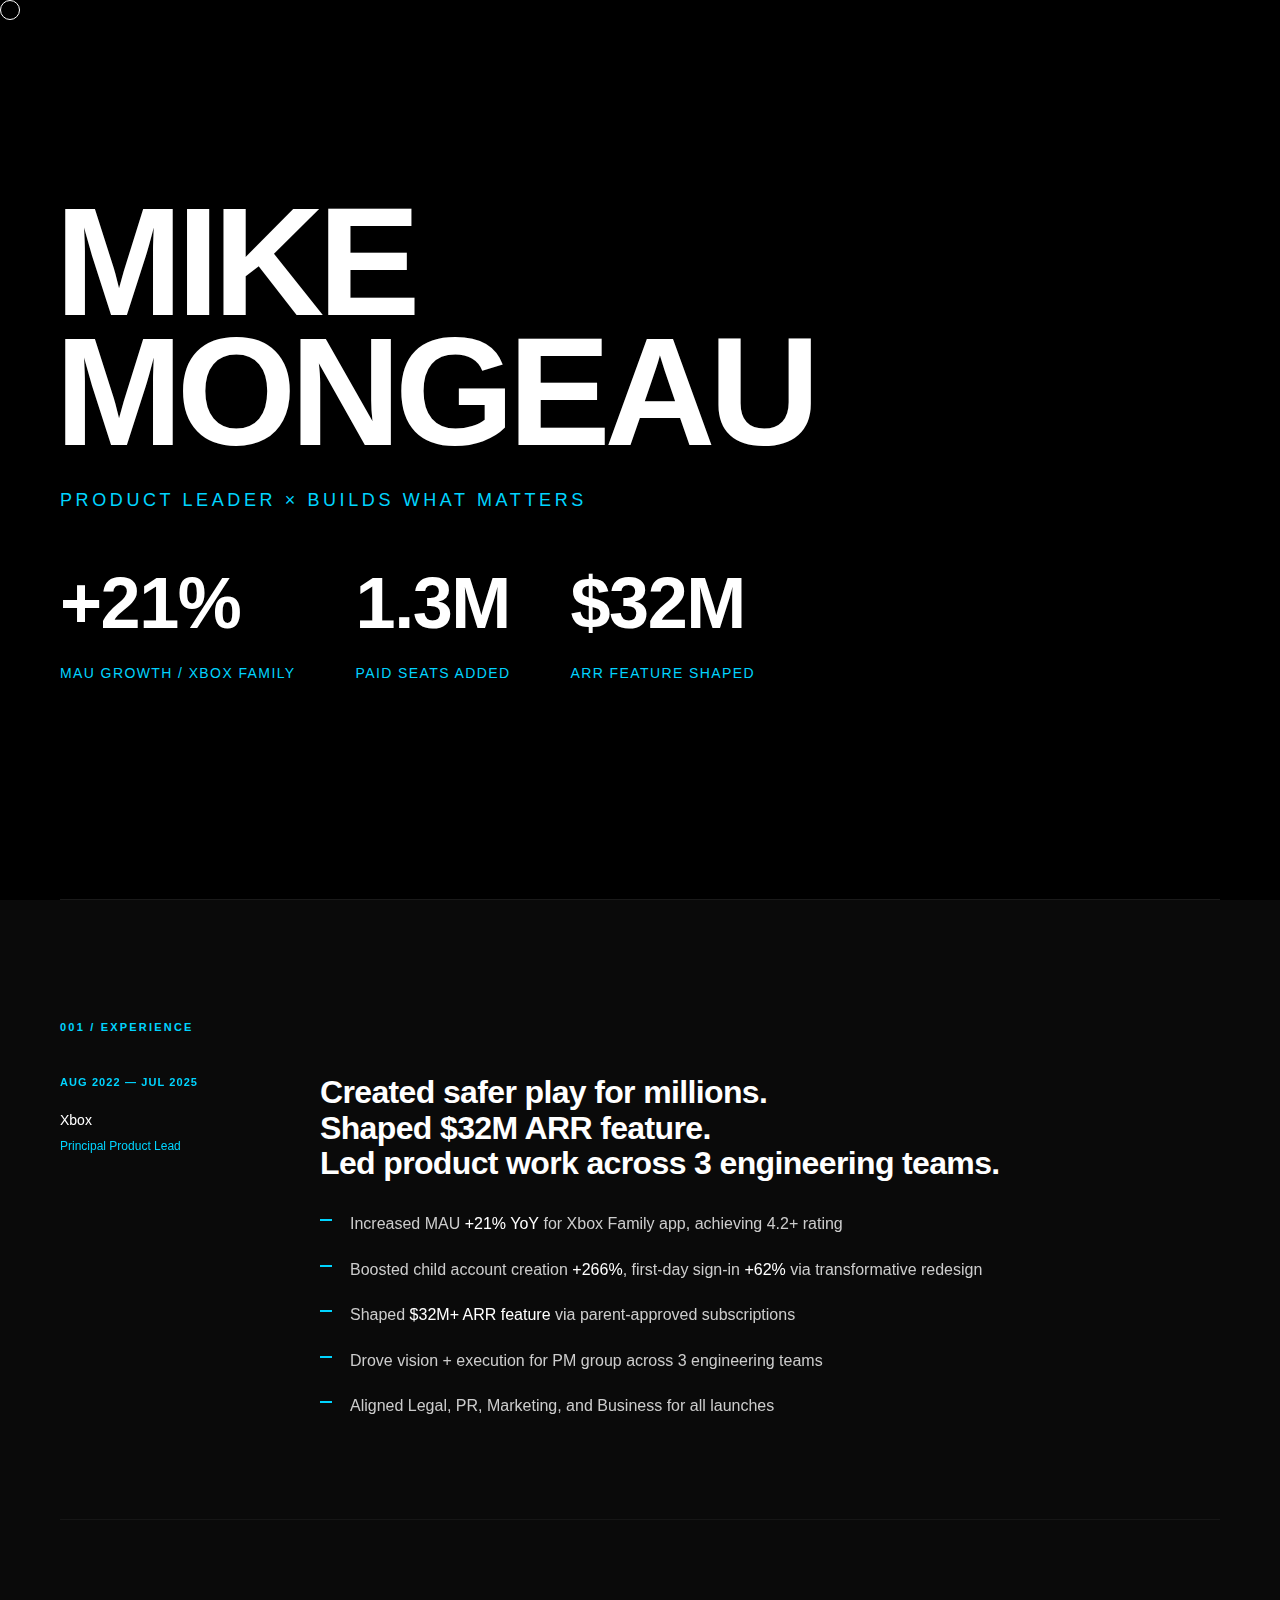
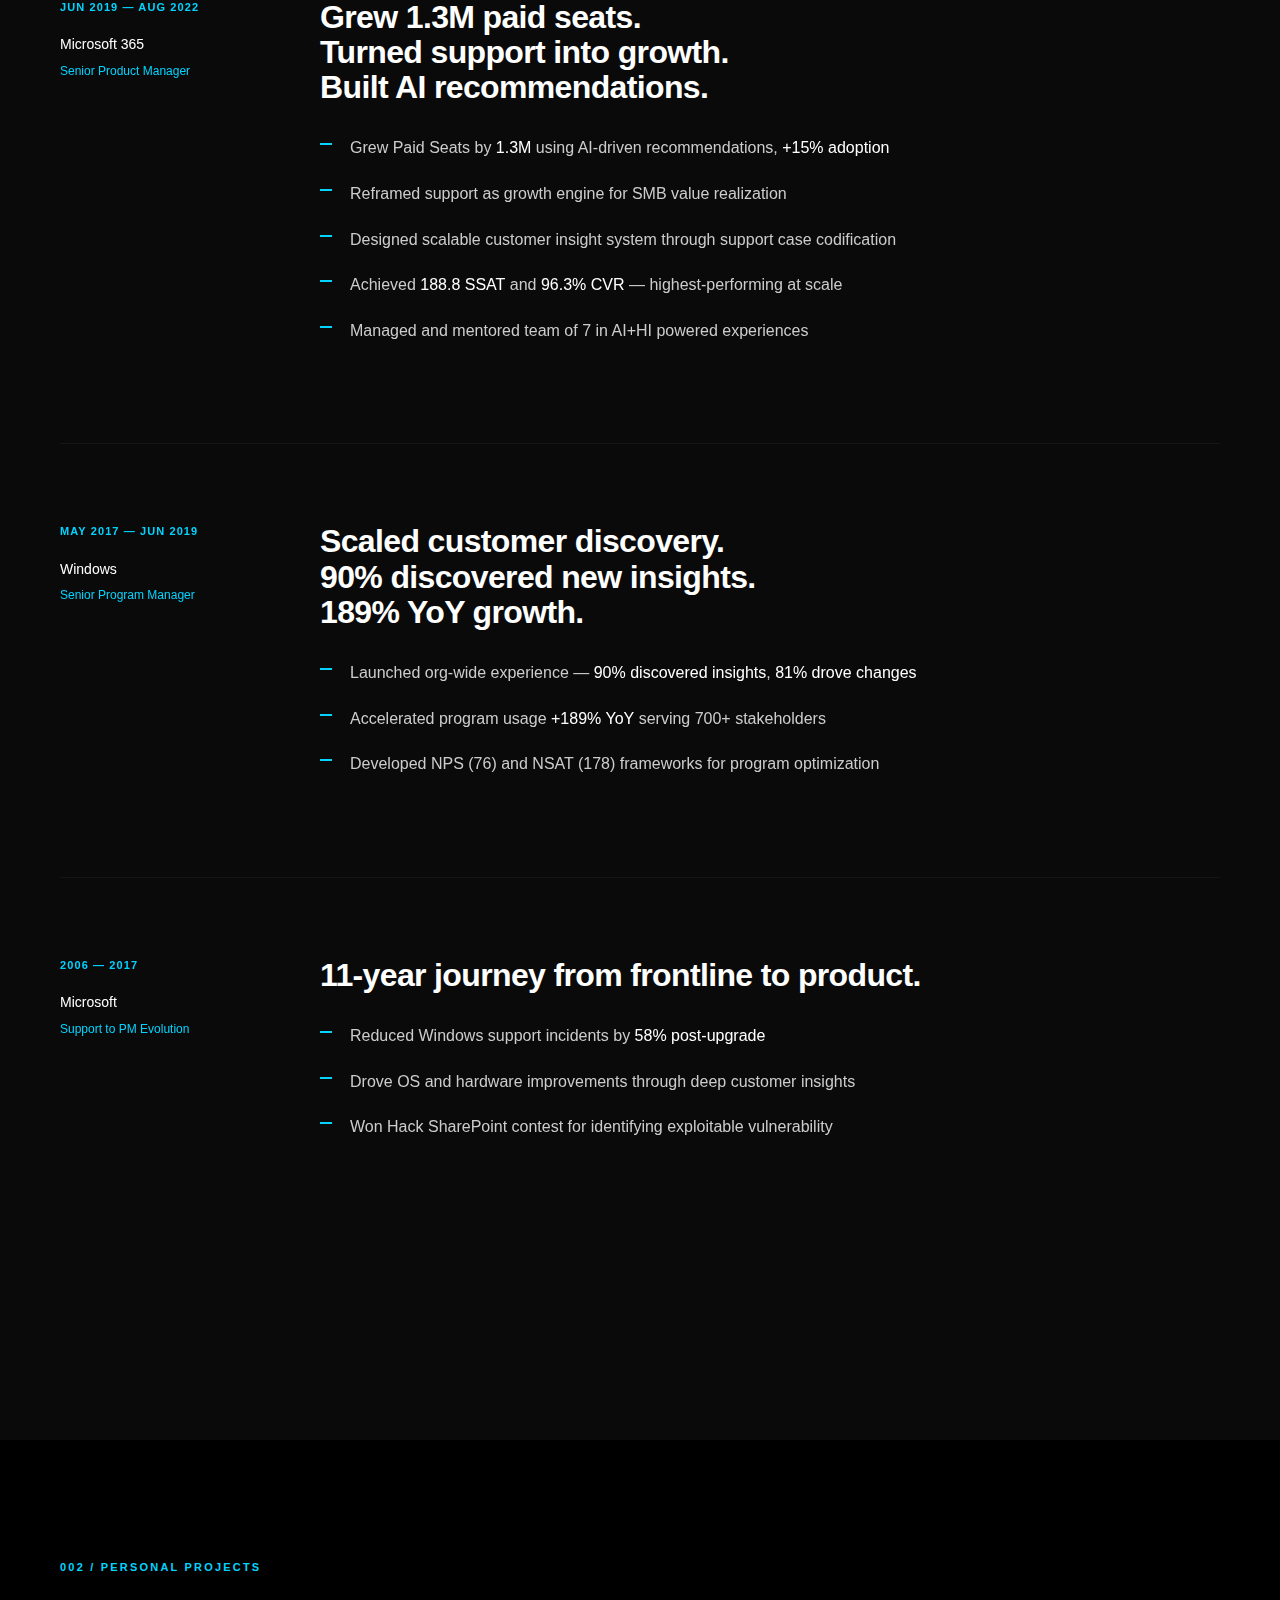
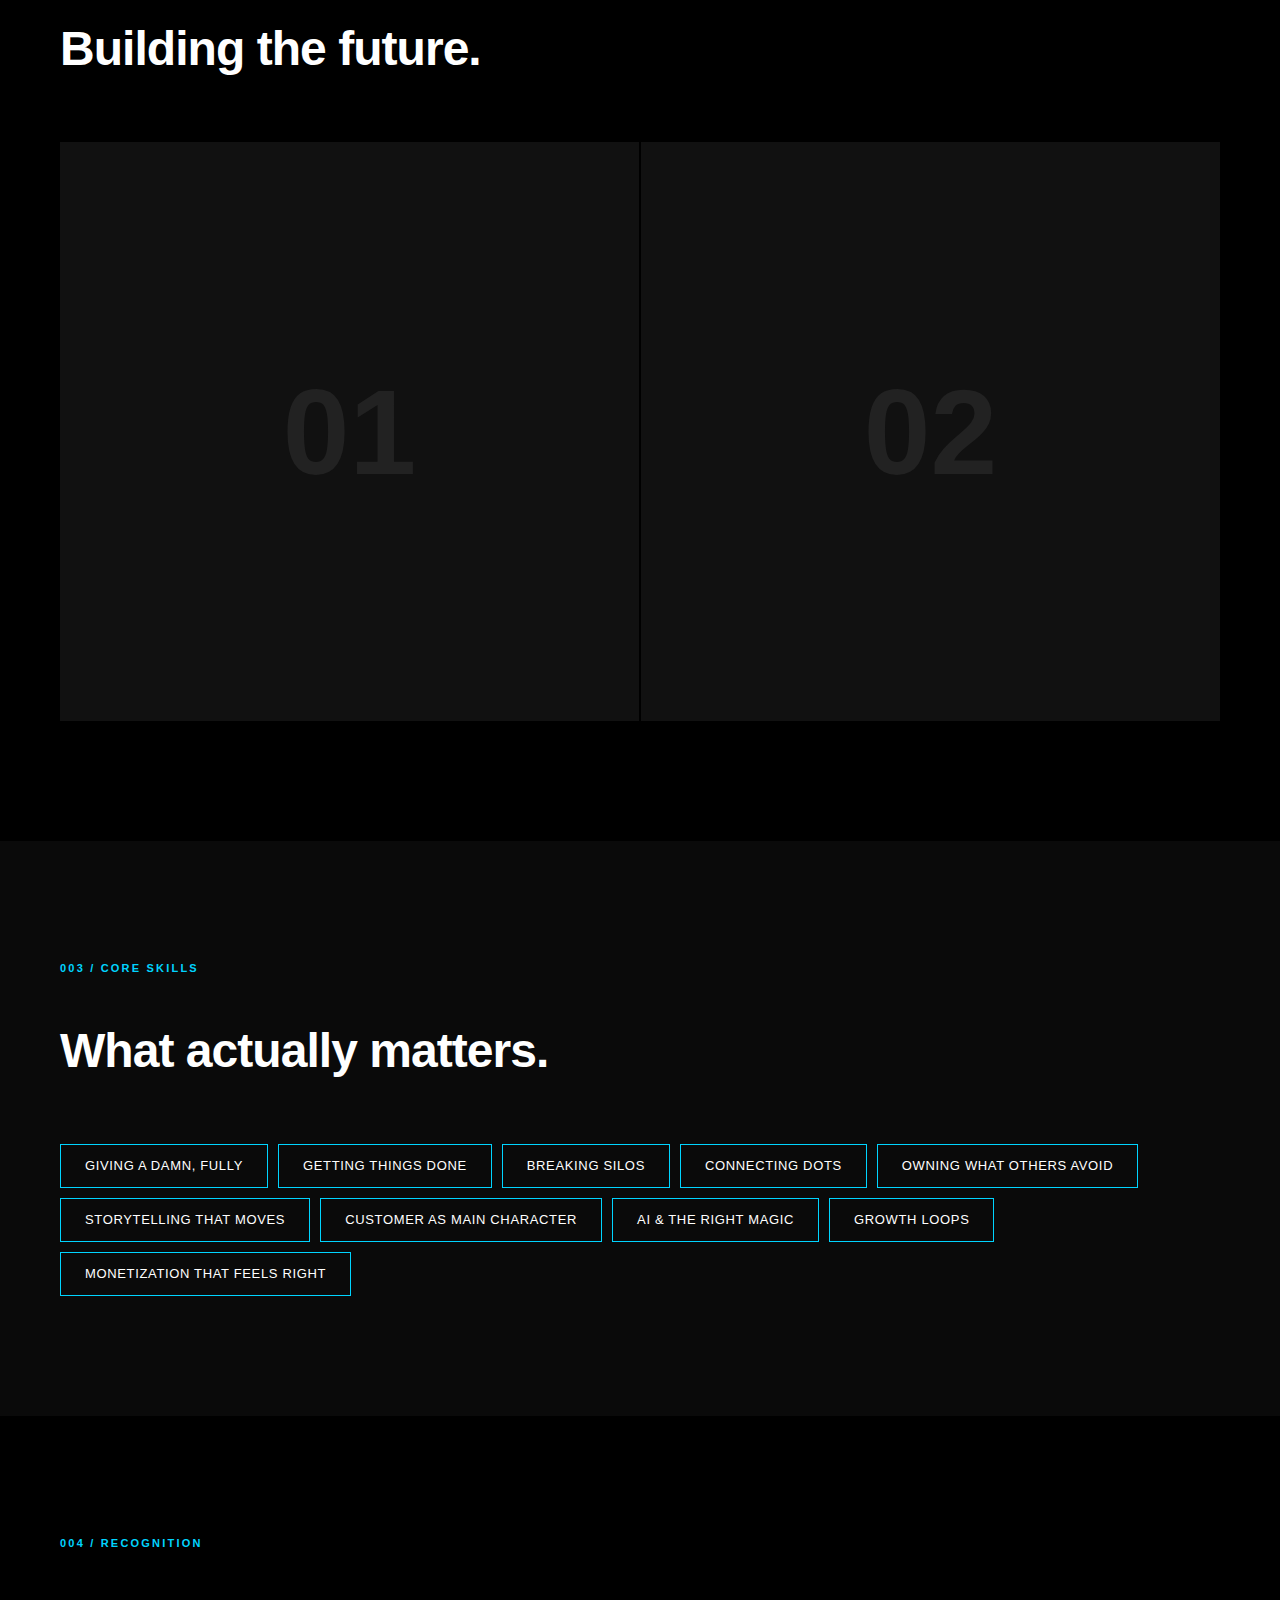
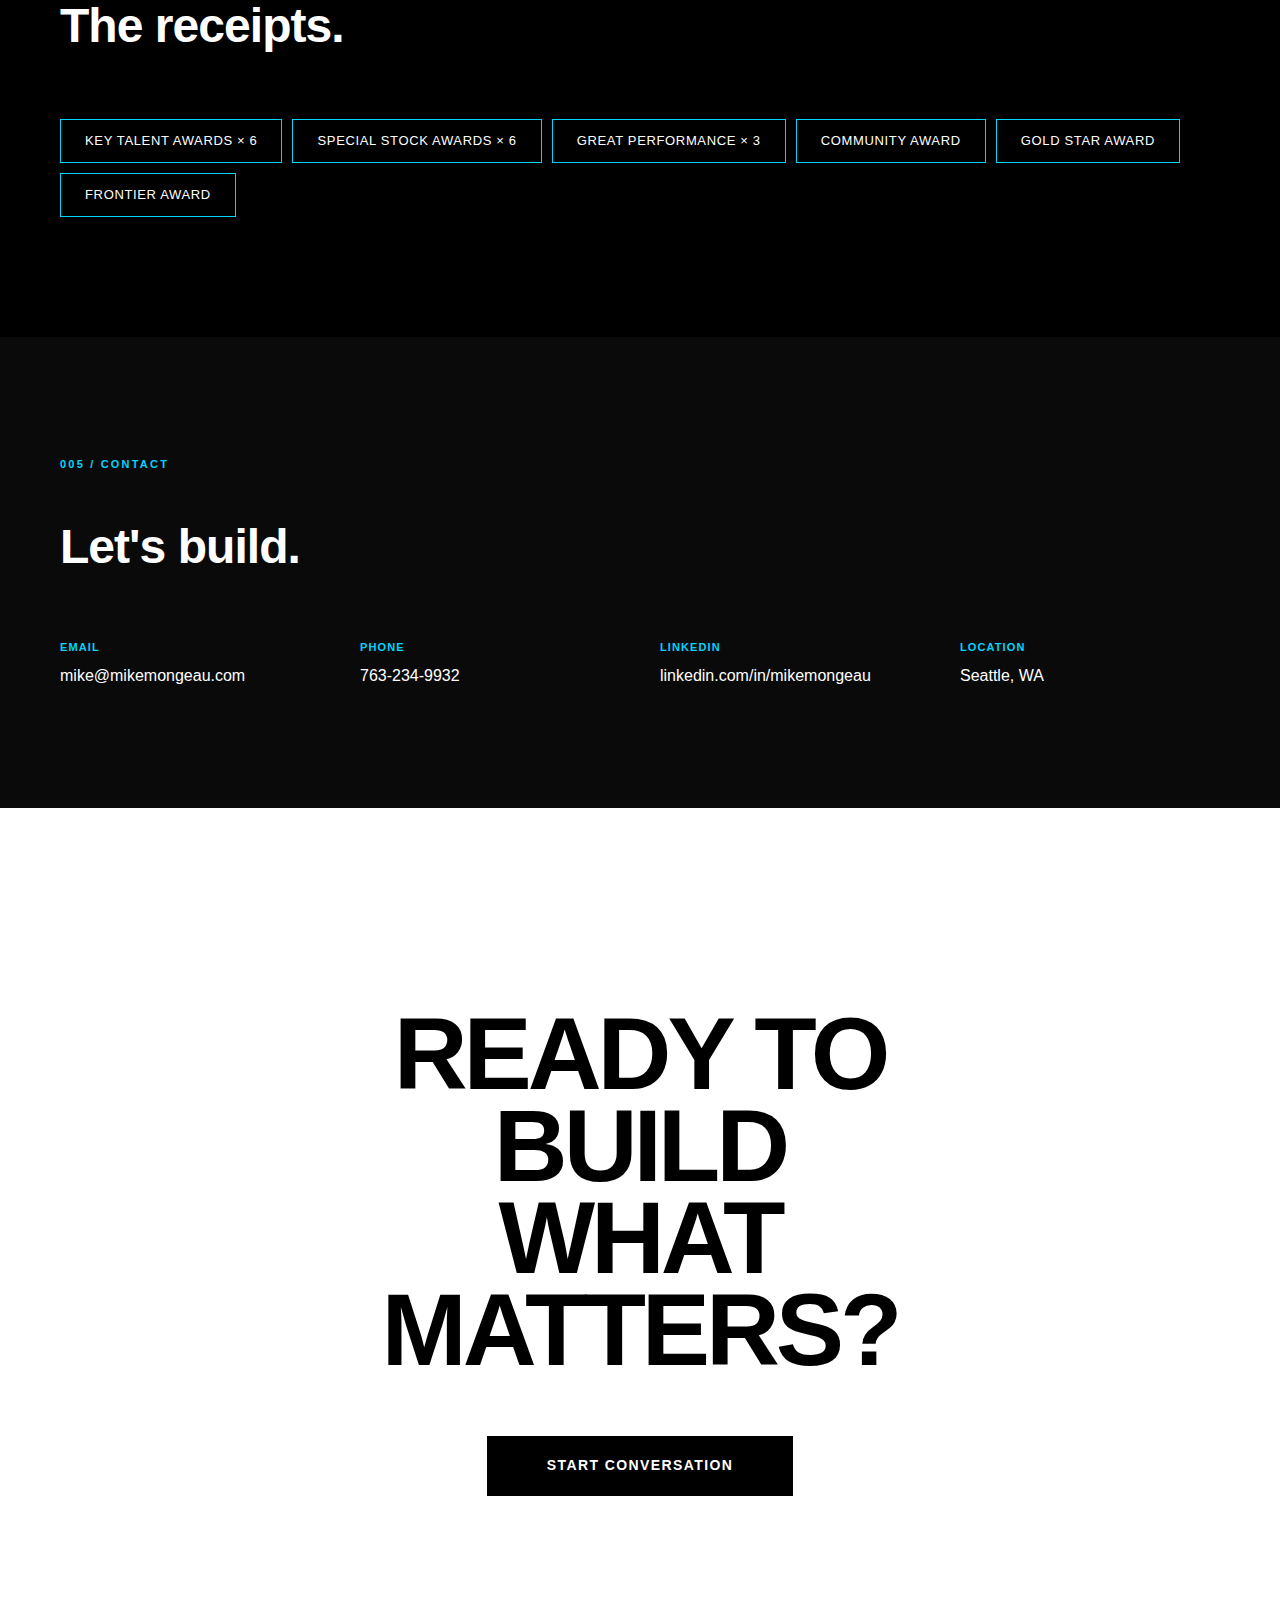
<file: old/index.html>
<!DOCTYPE html>
<html lang="en">
<head>
    <meta charset="UTF-8">
    <meta name="viewport" content="width=device-width, initial-scale=1.0">
    <title>MIKE MONGEAU - PRODUCT LEADER</title>
    <style>
        * {
            margin: 0;
            padding: 0;
            box-sizing: border-box;
        }
        
        :root {
            --accent: #00D4FF; /* Electric blue for tech/Microsoft vibe */
        }
        
        body {
            font-family: -apple-system, BlinkMacSystemFont, 'Segoe UI', 'Helvetica Neue', Arial, sans-serif;
            background: #000;
            color: #fff;
            overflow-x: hidden;
            font-size: 14px;
            line-height: 1.4;
            -webkit-font-smoothing: antialiased;
            -moz-osx-font-smoothing: grayscale;
        }
        
        .noise {
            position: fixed;
            top: 0;
            left: 0;
            width: 100%;
            height: 100%;
            pointer-events: none;
            opacity: 0.02;
            z-index: 1;
            background: url('[data-uri]');
        }
        
        .container {
            position: relative;
            z-index: 2;
            max-width: 1400px;
            margin: 0 auto;
            padding: 0;
        }
        
        /* HERO SECTION */
        .hero {
            height: 100vh;
            display: flex;
            flex-direction: column;
            justify-content: center;
            padding: 0 60px;
            position: relative;
            background: #000;
        }
        
        .hero::after {
            content: '';
            position: absolute;
            bottom: 0;
            left: 60px;
            right: 60px;
            height: 1px;
            background: rgba(255, 255, 255, 0.1);
        }
        
        .hero-name {
            font-size: clamp(60px, 12vw, 180px);
            font-weight: 900;
            letter-spacing: -0.04em;
            line-height: 0.85;
            margin-bottom: 30px;
            transform: translateX(-5px);
        }
        
        .hero-title {
            font-size: 18px;
            font-weight: 400;
            color: var(--accent);
            margin-bottom: 40px;
            letter-spacing: 0.2em;
            text-transform: uppercase;
        }
        
        .hero-stats {
            display: flex;
            gap: 60px;
            flex-wrap: wrap;
        }
        
        .hero-stat-group {
            margin-bottom: 20px;
        }
        
        .hero-stat {
            font-size: 72px;
            font-weight: 900;
            letter-spacing: -0.02em;
            animation: pulse 2s ease-in-out infinite;
        }
        
        @keyframes pulse {
            0%, 100% { opacity: 1; }
            50% { opacity: 0.5; }
        }
        
        .hero-stat-label {
            font-size: 14px;
            color: var(--accent);
            margin-top: 10px;
            letter-spacing: 0.1em;
            text-transform: uppercase;
        }
        
        /* SECTION STYLING */
        .section {
            padding: 120px 60px;
            position: relative;
            background: #000;
        }
        
        .section:nth-child(even) {
            background: #0a0a0a;
        }
        
        .section-label {
            font-size: 11px;
            font-weight: 700;
            letter-spacing: 0.2em;
            text-transform: uppercase;
            color: var(--accent);
            margin-bottom: 40px;
        }
        
        .section-title {
            font-size: 48px;
            font-weight: 900;
            letter-spacing: -0.02em;
            margin-bottom: 60px;
            max-width: 800px;
        }
        
        /* EXPERIENCE */
        .experience-item {
            display: grid;
            grid-template-columns: 200px 1fr;
            gap: 60px;
            margin-bottom: 80px;
            padding-bottom: 80px;
            border-bottom: 1px solid rgba(255, 255, 255, 0.05);
        }
        
        .experience-item:last-child {
            border-bottom: none;
        }
        
        .experience-meta {
            position: sticky;
            top: 40px;
            align-self: start;
        }
        
        .experience-date {
            font-size: 11px;
            font-weight: 700;
            letter-spacing: 0.1em;
            color: var(--accent);
            text-transform: uppercase;
            margin-bottom: 20px;
        }
        
        .experience-company {
            font-size: 14px;
            font-weight: 500;
            color: #fff;
            margin-bottom: 8px;
        }
        
        .experience-role {
            font-size: 12px;
            color: var(--accent);
        }
        
        .experience-content h3 {
            font-size: 32px;
            font-weight: 900;
            letter-spacing: -0.02em;
            margin-bottom: 30px;
            line-height: 1.1;
        }
        
        .experience-list {
            list-style: none;
        }
        
        .experience-list li {
            font-size: 16px;
            line-height: 1.6;
            margin-bottom: 20px;
            padding-left: 30px;
            position: relative;
            color: #ccc;
        }
        
        .experience-list li::before {
            content: '';
            position: absolute;
            left: 0;
            top: 8px;
            width: 12px;
            height: 2px;
            background: var(--accent);
        }
        
        .highlight {
            color: #fff;
            font-weight: 500;
        }
        
        /* PORTFOLIO GRID */
        .portfolio-grid {
            display: grid;
            grid-template-columns: repeat(auto-fit, minmax(400px, 1fr));
            gap: 2px;
            margin-top: 60px;
        }
        
        .portfolio-item {
            aspect-ratio: 1;
            background: #111;
            position: relative;
            overflow: hidden;
            cursor: pointer;
            transition: all 0.3s ease;
        }
        
        .portfolio-item:hover {
            background: #1a1a1a;
        }
        
        .portfolio-item:hover .portfolio-content {
            transform: translateY(0);
        }
        
        .portfolio-item:hover .portfolio-number {
            transform: scale(1.2);
            opacity: 0.1;
        }
        
        .portfolio-number {
            position: absolute;
            top: 50%;
            left: 50%;
            transform: translate(-50%, -50%);
            font-size: 120px;
            font-weight: 900;
            color: #222;
            transition: all 0.3s ease;
            z-index: 1;
        }
        
        .portfolio-content {
            position: absolute;
            bottom: 0;
            left: 0;
            right: 0;
            padding: 40px;
            transform: translateY(100%);
            transition: transform 0.3s ease;
            z-index: 2;
        }
        
        .portfolio-title {
            font-size: 24px;
            font-weight: 700;
            margin-bottom: 10px;
            letter-spacing: -0.01em;
        }
        
        .portfolio-desc {
            font-size: 14px;
            color: var(--accent);
            line-height: 1.5;
        }
        
        .portfolio-status {
            display: inline-block;
            padding: 4px 12px;
            background: var(--accent);
            color: #000;
            font-size: 11px;
            font-weight: 700;
            text-transform: uppercase;
            letter-spacing: 0.1em;
            margin-top: 15px;
        }
        
        /* SKILLS */
        .skills-list {
            display: flex;
            flex-wrap: wrap;
            gap: 10px;
            margin-top: 40px;
        }
        
        .skill {
            padding: 12px 24px;
            border: 1px solid var(--accent);
            font-size: 13px;
            font-weight: 500;
            letter-spacing: 0.05em;
            text-transform: uppercase;
            transition: all 0.2s ease;
            cursor: default;
        }
        
        .skill:hover {
            background: var(--accent);
            color: #000;
            border-color: var(--accent);
        }
        
        /* CONTACT */
        .contact-grid {
            display: grid;
            grid-template-columns: repeat(auto-fit, minmax(250px, 1fr));
            gap: 40px;
            margin-top: 60px;
        }
        
        .contact-item {
            font-size: 16px;
        }
        
        .contact-label {
            font-size: 11px;
            font-weight: 700;
            letter-spacing: 0.1em;
            text-transform: uppercase;
            color: var(--accent);
            margin-bottom: 10px;
        }
        
        .contact-link {
            color: #fff;
            text-decoration: none;
            position: relative;
            display: inline-block;
            transition: all 0.2s ease;
        }
        
        .contact-link::after {
            content: '';
            position: absolute;
            bottom: -2px;
            left: 0;
            width: 0;
            height: 1px;
            background: var(--accent);
            transition: width 0.3s ease;
        }
        
        .contact-link:hover::after {
            width: 100%;
        }
        
        /* CTA */
        .cta-section {
            padding: 200px 60px;
            text-align: center;
            background: #fff;
            color: #000;
        }
        
        .cta-text {
            font-size: clamp(40px, 8vw, 120px);
            font-weight: 900;
            letter-spacing: -0.04em;
            line-height: 0.9;
            margin-bottom: 60px;
        }
        
        .cta-button {
            display: inline-block;
            padding: 20px 60px;
            background: #000;
            color: #fff;
            text-decoration: none;
            font-size: 14px;
            font-weight: 700;
            letter-spacing: 0.1em;
            text-transform: uppercase;
            transition: all 0.3s ease;
            position: relative;
            overflow: hidden;
        }
        
        .cta-button::before {
            content: '';
            position: absolute;
            top: 0;
            left: -100%;
            width: 100%;
            height: 100%;
            background: #333;
            transition: left 0.3s ease;
            z-index: -1;
        }
        
        .cta-button:hover::before {
            left: 0;
        }
        
        .cta-button:hover {
            transform: scale(1.05);
        }
        
        /* RESPONSIVE */
        @media (max-width: 768px) {
            .hero { 
                padding: 40px 20px; 
                min-height: 100vh;
                height: auto;
            }
            .section { padding: 60px 30px; }
            .hero-name { 
                font-size: clamp(70px, 18vw, 100px);
                line-height: 0.8; 
                margin-bottom: 20px;
            }
            .hero-title {
                font-size: 14px;
                margin-bottom: 30px;
            }
            .hero-stats {
                gap: 40px;
            }
            .hero-stat {
                font-size: 56px;
            }
            .section-title { font-size: 32px; }
            .experience-item { 
                grid-template-columns: 1fr; 
                gap: 30px;
            }
            /* Disable sticky meta on mobile to prevent overlap with content */
            .experience-meta {
                position: static;
                top: auto;
            }
            .portfolio-grid { 
                grid-template-columns: 1fr; 
            }
            .cta-text { font-size: 55px; }
        }
        
        /* CURSOR */
        .cursor {
            width: 20px;
            height: 20px;
            border: 1px solid #fff;
            border-radius: 50%;
            position: fixed;
            pointer-events: none;
            transition: all 0.1s ease;
            z-index: 9999;
            mix-blend-mode: difference;
        }
        
        .cursor-grow {
            transform: scale(3);
            background: rgba(255, 255, 255, 0.1);
        }
        
        @media (hover: none) {
            .cursor { display: none; }
        }
    </style>
</head>
<body>
    <div class="noise"></div>
    <div class="cursor"></div>
    
    <div class="container">
        <!-- HERO -->
        <section class="hero">
            <h1 class="hero-name">MIKE<br>MONGEAU</h1>
            <p class="hero-title">Product Leader × Builds What Matters</p>
            <div class="hero-stats">
                <div class="hero-stat-group">
                    <div class="hero-stat">+21%</div>
                    <div class="hero-stat-label">MAU Growth / Xbox Family</div>
                </div>
                <div class="hero-stat-group">
                    <div class="hero-stat">1.3M</div>
                    <div class="hero-stat-label">Paid Seats Added</div>
                </div>
                <div class="hero-stat-group">
                    <div class="hero-stat">$32M</div>
                    <div class="hero-stat-label">ARR Feature Shaped</div>
                </div>
            </div>
        </section>
        
        <!-- EXPERIENCE -->
        <section class="section">
            <div class="section-label">001 / Experience</div>
            
            <div class="experience-item">
                <div class="experience-meta">
                    <div class="experience-date">Aug 2022 — Jul 2025</div>
                    <div class="experience-company">Xbox</div>
                    <div class="experience-role">Principal Product Lead</div>
                </div>
                <div class="experience-content">
                    <h3>Created safer play for millions.<br>Shaped $32M ARR feature.<br>Led product work across 3 engineering teams.</h3>
                    <ul class="experience-list">
                        <li>Increased MAU <span class="highlight">+21% YoY</span> for Xbox Family app, achieving 4.2+ rating</li>
                        <li>Boosted child account creation <span class="highlight">+266%</span>, first-day sign-in <span class="highlight">+62%</span> via transformative redesign</li>
                        <li>Shaped <span class="highlight">$32M+ ARR feature</span> via parent-approved subscriptions</li>
                        <li>Drove vision + execution for PM group across 3 engineering teams</li>
                        <li>Aligned Legal, PR, Marketing, and Business for all launches</li>
                    </ul>
                </div>
            </div>
            
            <div class="experience-item">
                <div class="experience-meta">
                    <div class="experience-date">Jun 2019 — Aug 2022</div>
                    <div class="experience-company">Microsoft 365</div>
                    <div class="experience-role">Senior Product Manager</div>
                </div>
                <div class="experience-content">
                    <h3>Grew 1.3M paid seats.<br>Turned support into growth.<br>Built AI recommendations.</h3>
                    <ul class="experience-list">
                        <li>Grew Paid Seats by <span class="highlight">1.3M</span> using AI-driven recommendations, <span class="highlight">+15% adoption</span></li>
                        <li>Reframed support as growth engine for SMB value realization</li>
                        <li>Designed scalable customer insight system through support case codification</li>
                        <li>Achieved <span class="highlight">188.8 SSAT</span> and <span class="highlight">96.3% CVR</span> — highest-performing at scale</li>
                        <li>Managed and mentored team of 7 in AI+HI powered experiences</li>
                    </ul>
                </div>
            </div>
            
            <div class="experience-item">
                <div class="experience-meta">
                    <div class="experience-date">May 2017 — Jun 2019</div>
                    <div class="experience-company">Windows</div>
                    <div class="experience-role">Senior Program Manager</div>
                </div>
                <div class="experience-content">
                    <h3>Scaled customer discovery.<br>90% discovered new insights.<br>189% YoY growth.</h3>
                    <ul class="experience-list">
                        <li>Launched org-wide experience — <span class="highlight">90% discovered insights</span>, <span class="highlight">81% drove changes</span></li>
                        <li>Accelerated program usage <span class="highlight">+189% YoY</span> serving 700+ stakeholders</li>
                        <li>Developed NPS (76) and NSAT (178) frameworks for program optimization</li>
                    </ul>
                </div>
            </div>
            
            <div class="experience-item">
                <div class="experience-meta">
                    <div class="experience-date">2006 — 2017</div>
                    <div class="experience-company">Microsoft</div>
                    <div class="experience-role">Support to PM Evolution</div>
                </div>
                <div class="experience-content">
                    <h3>11-year journey from frontline to product.</h3>
                    <ul class="experience-list">
                        <li>Reduced Windows support incidents by <span class="highlight">58% post-upgrade</span></li>
                        <li>Drove OS and hardware improvements through deep customer insights</li>
                        <li>Won Hack SharePoint contest for identifying exploitable vulnerability</li>
                    </ul>
                </div>
            </div>
        </section>
        
        <!-- PROJECTS -->
        <section class="section">
            <div class="section-label">002 / Personal Projects</div>
            <h2 class="section-title">Building the future.</h2>
            
            <div class="portfolio-grid">
                <div class="portfolio-item">
                    <div class="portfolio-number">01</div>
                    <div class="portfolio-content">
                        <h3 class="portfolio-title">SQUADLY</h3>
                        <p class="portfolio-desc">Building social infrastructure for the next generation of gamers to find their crew, lead together, and build real digital community within and beyond group chat.</p>
                        <span class="portfolio-status">Building 2025</span>
                    </div>
                </div>
                
                <div class="portfolio-item">
                    <div class="portfolio-number">02</div>
                    <div class="portfolio-content">
                        <h3 class="portfolio-title">NewsReactor.net</h3>
                        <p class="portfolio-desc">Bootstrapped to 15K+ monthly visits. Built 5K+ user community. Successful exit.</p>
                        <span class="portfolio-status">Sold 2006</span>
                    </div>
                </div>
            </div>
        </section>
        
        <!-- SKILLS -->
        <section class="section">
            <div class="section-label">003 / Core Skills</div>
            <h2 class="section-title">What actually matters.</h2>
            
            <div class="skills-list">
                <div class="skill">Giving a Damn, Fully</div>
                <div class="skill">Getting Things Done</div>
                <div class="skill">Breaking Silos</div>
                <div class="skill">Connecting Dots</div>
                <div class="skill">Owning What Others Avoid</div>
                <div class="skill">Storytelling That Moves</div>
                <div class="skill">Customer as Main Character</div>
                <div class="skill">AI & The Right Magic</div>
                <div class="skill">Growth Loops</div>
                <div class="skill">Monetization That Feels Right</div>
            </div>
        </section>
        
        <!-- RECOGNITION -->
        <section class="section">
            <div class="section-label">004 / Recognition</div>
            <h2 class="section-title">The receipts.</h2>
            
            <div class="skills-list">
                <div class="skill">Key Talent Awards × 6</div>
                <div class="skill">Special Stock Awards × 6</div>
                <div class="skill">Great Performance × 3</div>
                <div class="skill">Community Award</div>
                <div class="skill">Gold Star Award</div>
                <div class="skill">Frontier Award</div>
            </div>
        </section>
        
        <!-- CONTACT -->
        <section class="section">
            <div class="section-label">005 / Contact</div>
            <h2 class="section-title">Let's build.</h2>
            
            <div class="contact-grid">
                <div class="contact-item">
                    <div class="contact-label">Email</div>
                    <a href="mailto:mike@mikemongeau.com" class="contact-link">mike@mikemongeau.com</a>
                </div>
                <div class="contact-item">
                    <div class="contact-label">Phone</div>
                    <a href="tel:763-234-9932" class="contact-link">763-234-9932</a>
                </div>
                <div class="contact-item">
                    <div class="contact-label">LinkedIn</div>
                    <a href="https://linkedin.com/in/mikemongeau" class="contact-link">linkedin.com/in/mikemongeau</a>
                </div>
                <div class="contact-item">
                    <div class="contact-label">Location</div>
                    <span>Seattle, WA</span>
                </div>
            </div>
        </section>
        
        <!-- CTA -->
        <section class="cta-section">
            <h2 class="cta-text">READY TO<br>BUILD<br>WHAT<br>MATTERS?</h2>
            <a href="mailto:mike@mikemongeau.com" class="cta-button">Start Conversation</a>
        </section>
    </div>
    
    <script>
        // Custom cursor
        const cursor = document.querySelector('.cursor');
        let mouseX = 0, mouseY = 0;
        let cursorX = 0, cursorY = 0;
        
        document.addEventListener('mousemove', (e) => {
            mouseX = e.clientX;
            mouseY = e.clientY;
        });
        
        function animateCursor() {
            cursorX += (mouseX - cursorX) * 0.1;
            cursorY += (mouseY - cursorY) * 0.1;
            
            cursor.style.left = cursorX + 'px';
            cursor.style.top = cursorY + 'px';
            
            requestAnimationFrame(animateCursor);
        }
        animateCursor();
        
        // Hover effects
        const links = document.querySelectorAll('a, .skill, .portfolio-item');
        links.forEach(link => {
            link.addEventListener('mouseenter', () => cursor.classList.add('cursor-grow'));
            link.addEventListener('mouseleave', () => cursor.classList.remove('cursor-grow'));
        });
        
        // Smooth scroll
        document.querySelectorAll('a[href^="#"]').forEach(anchor => {
            anchor.addEventListener('click', function (e) {
                e.preventDefault();
                const target = document.querySelector(this.getAttribute('href'));
                if (target) {
                    target.scrollIntoView({ behavior: 'smooth' });
                }
            });
        });
    </script>
</body>
</html>
</file>
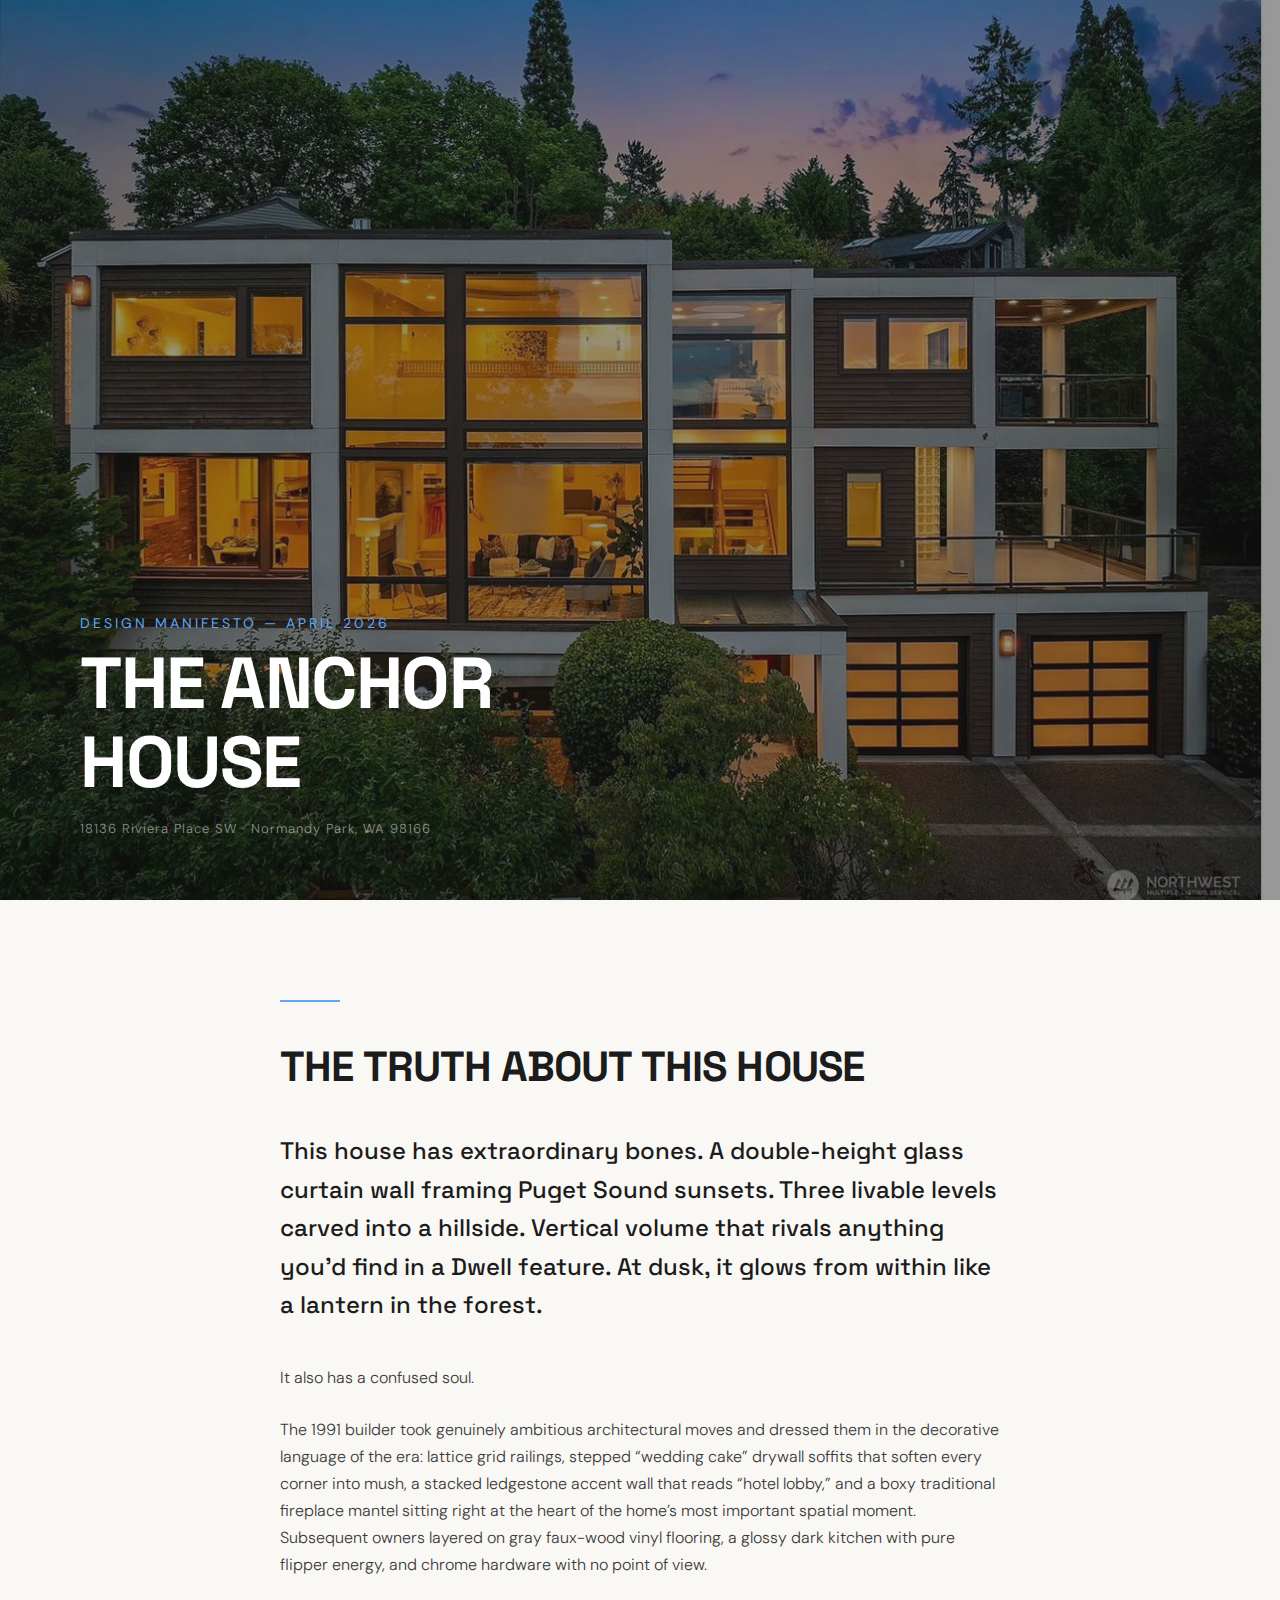
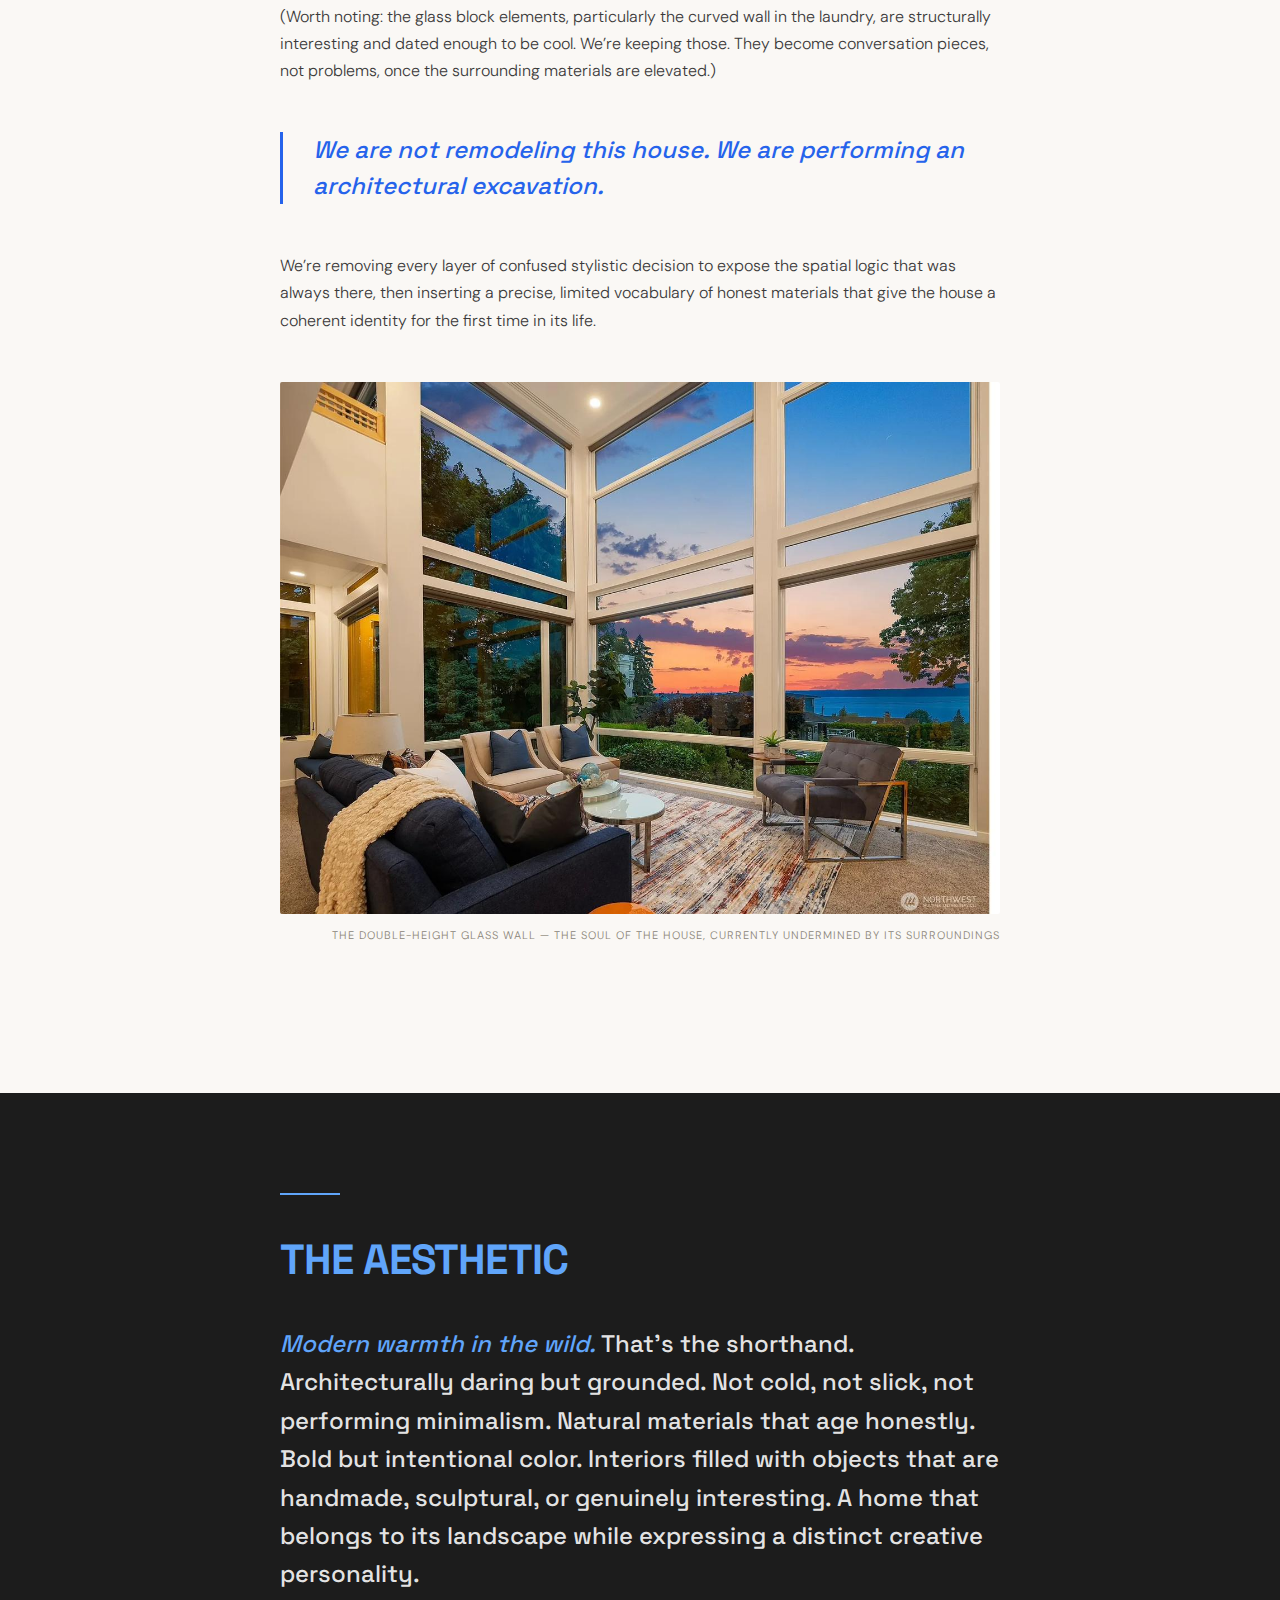
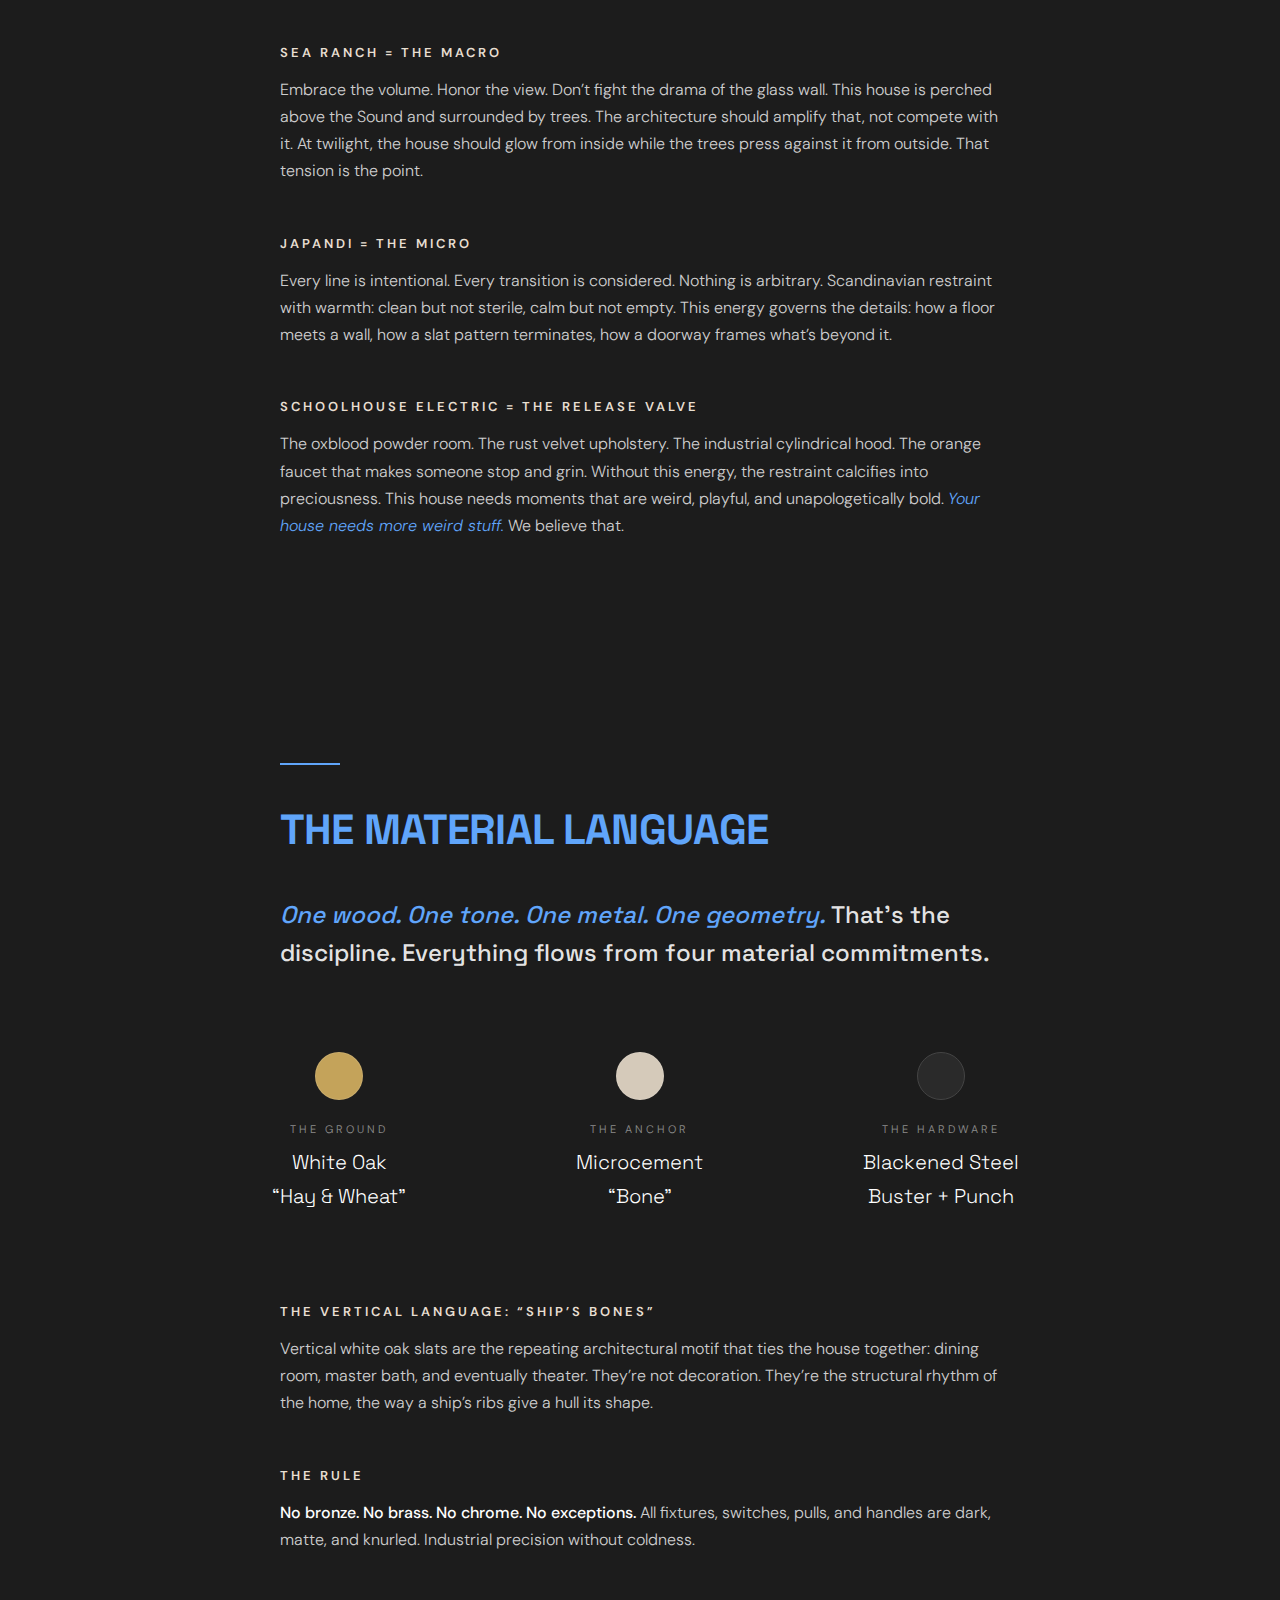
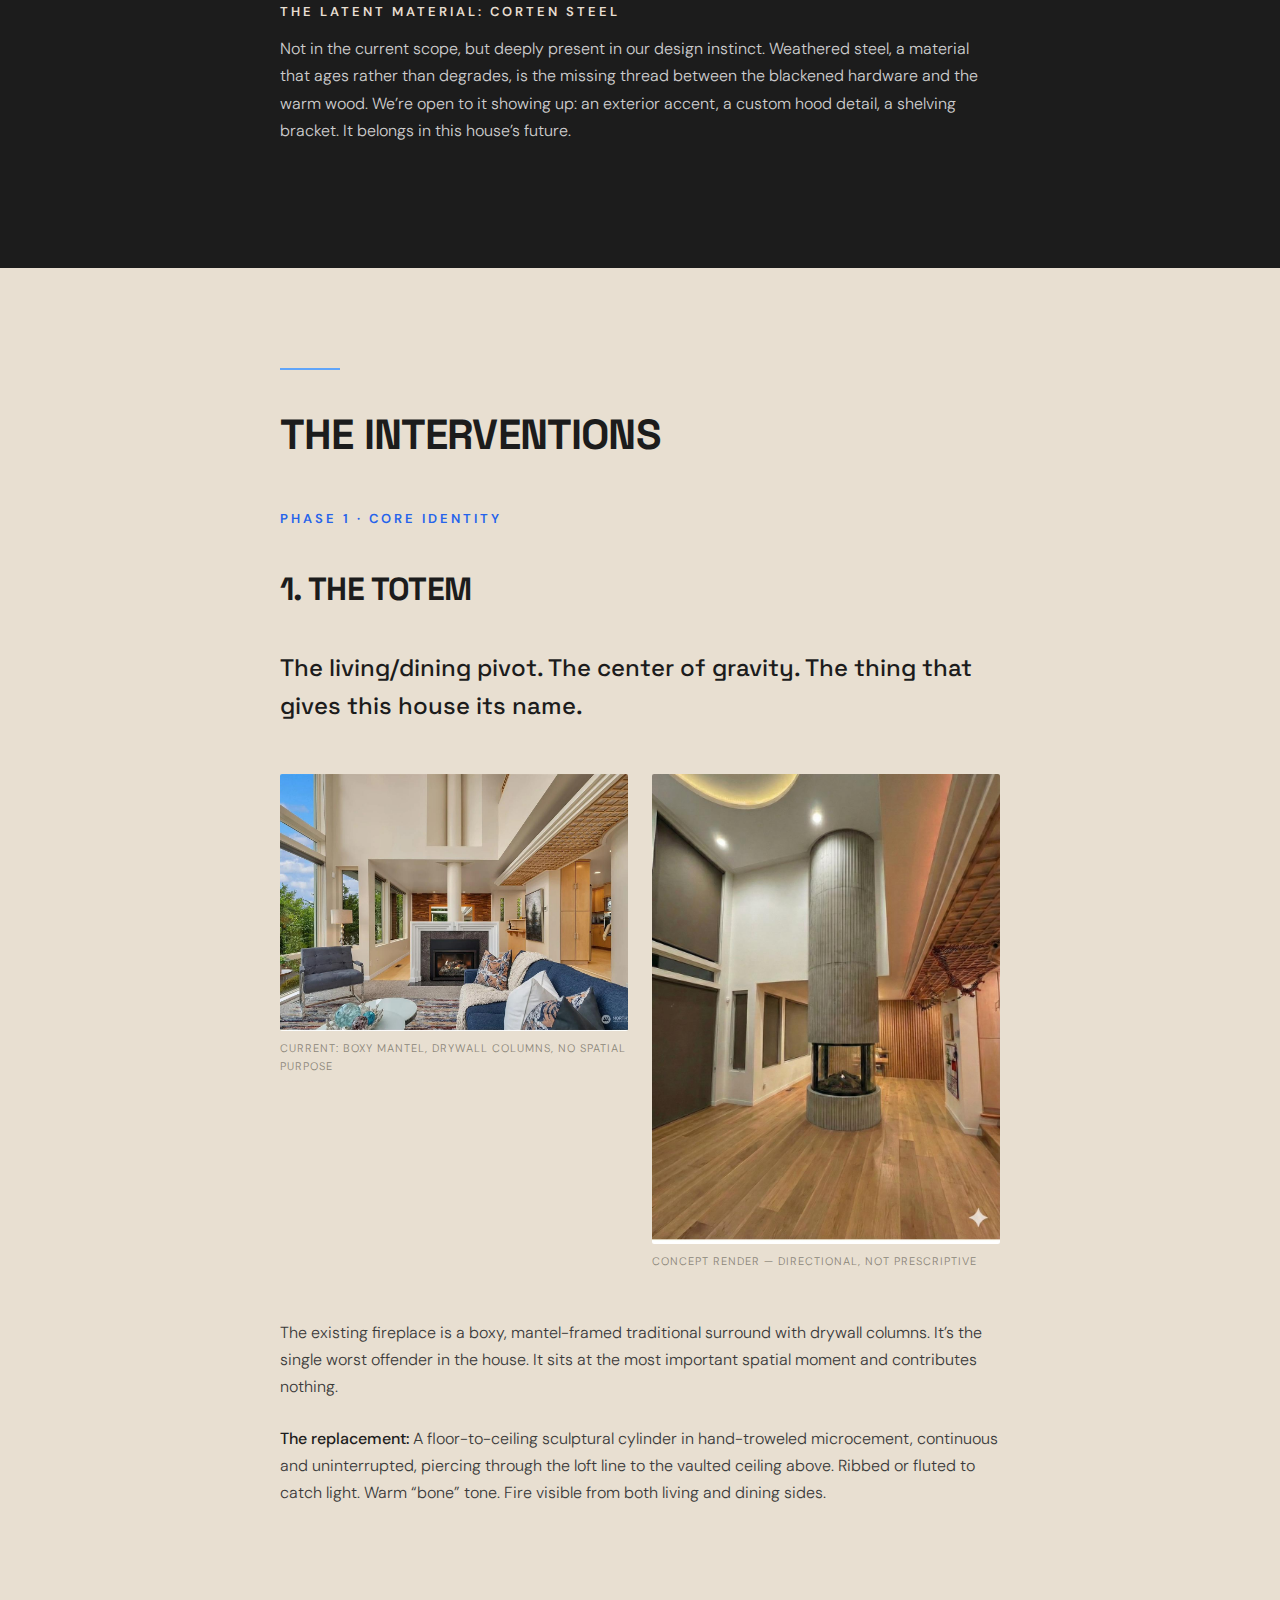
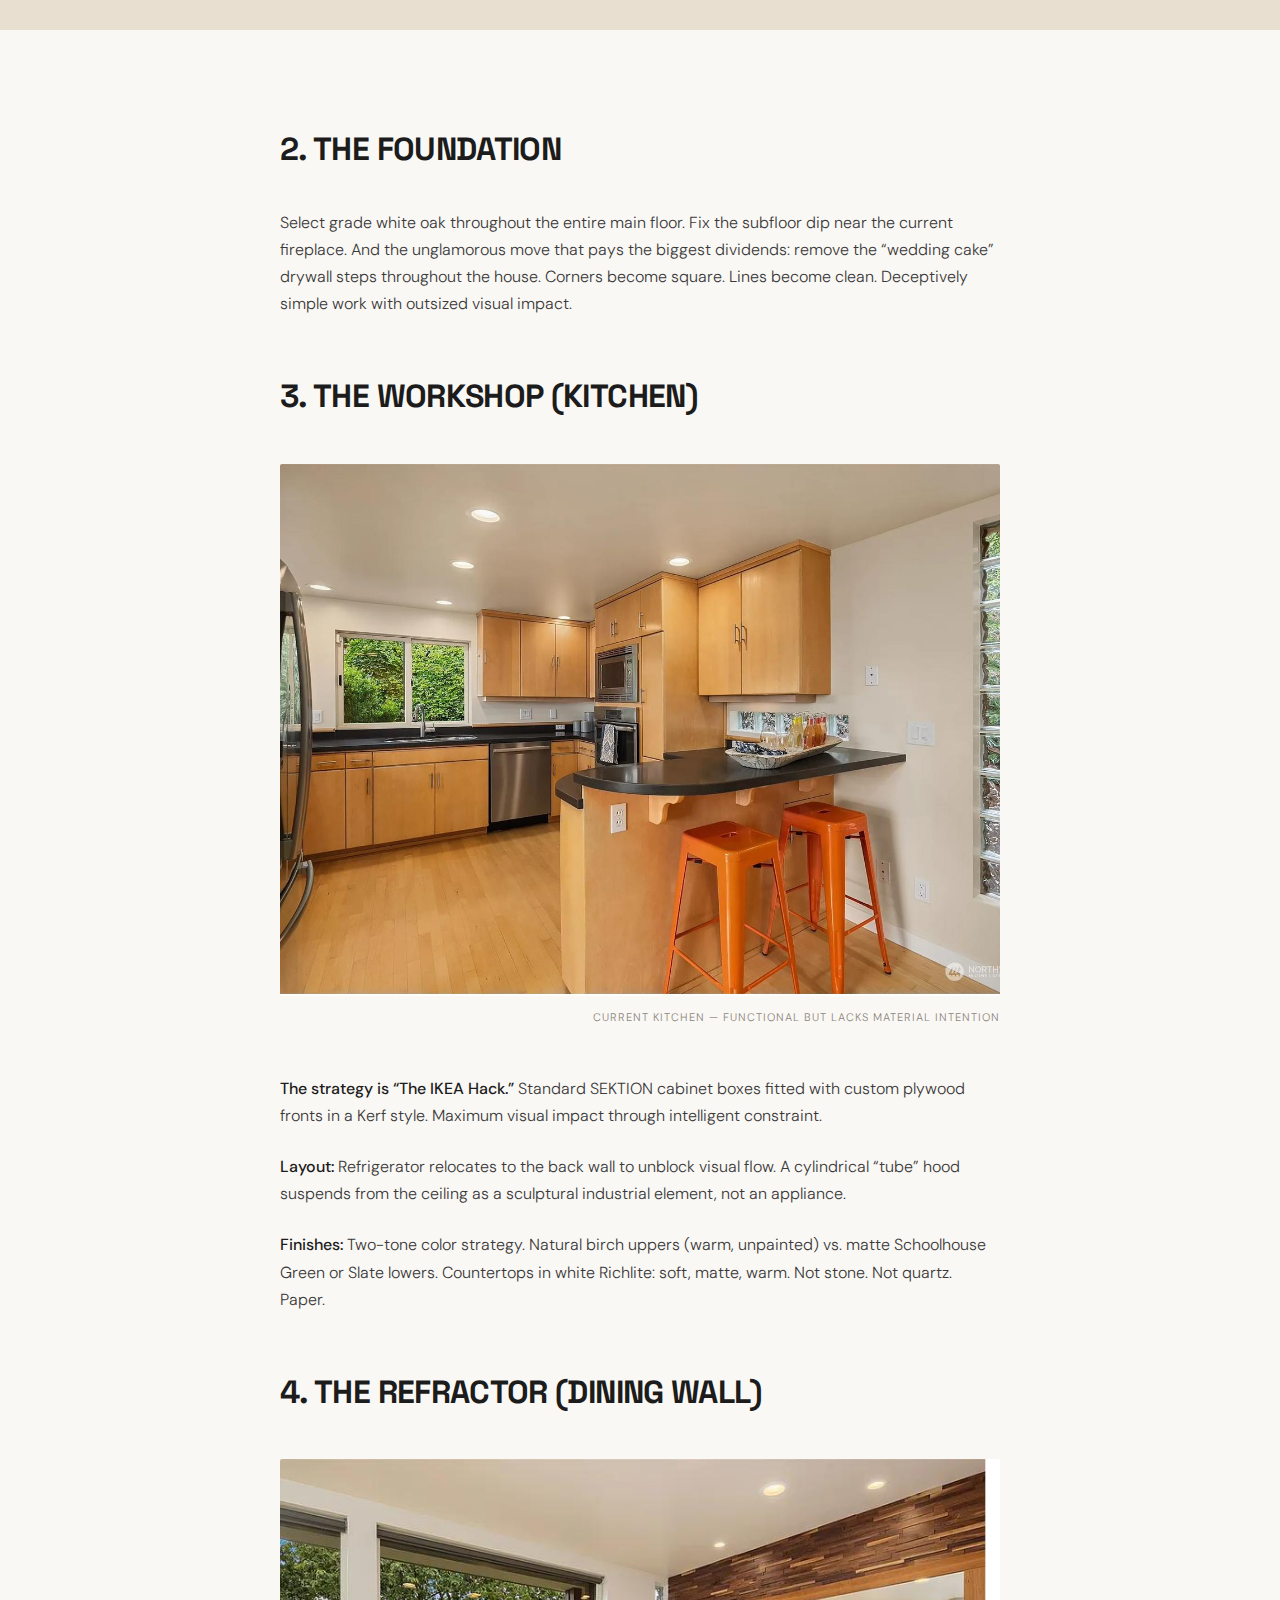
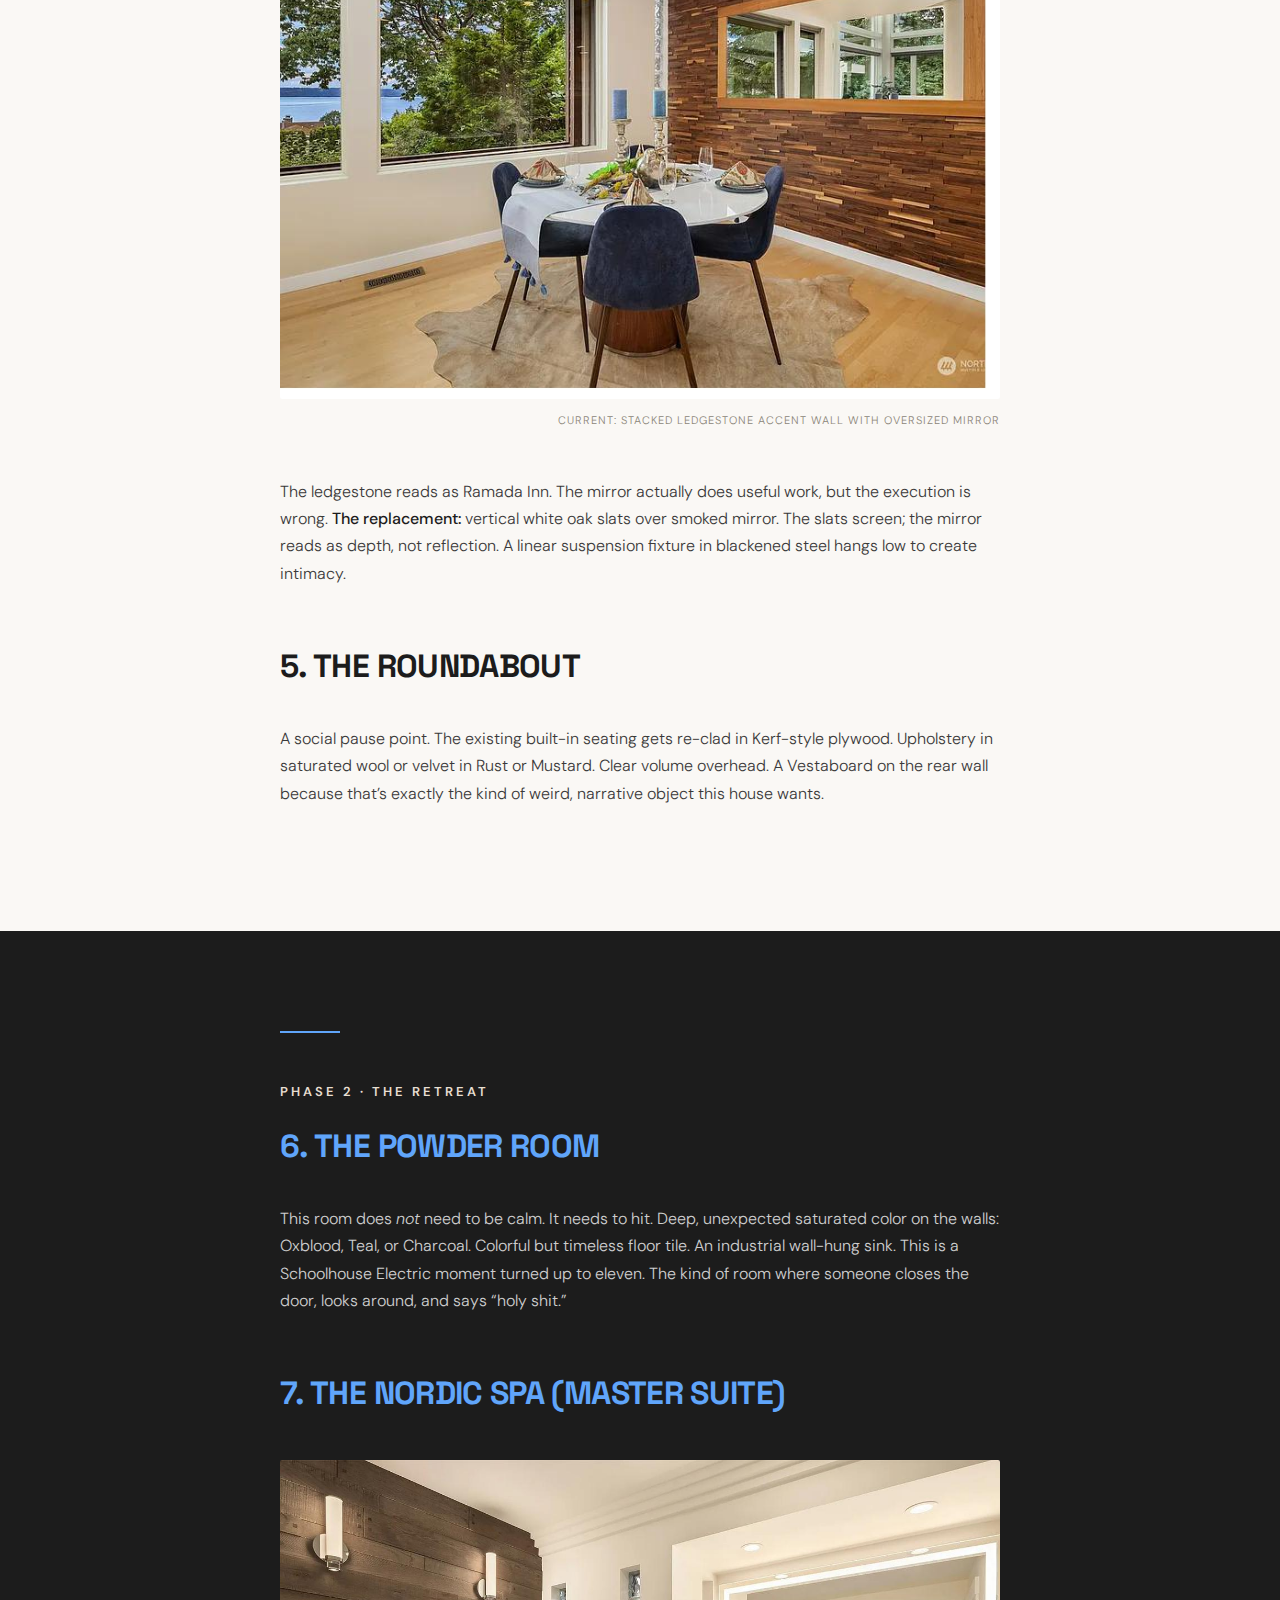
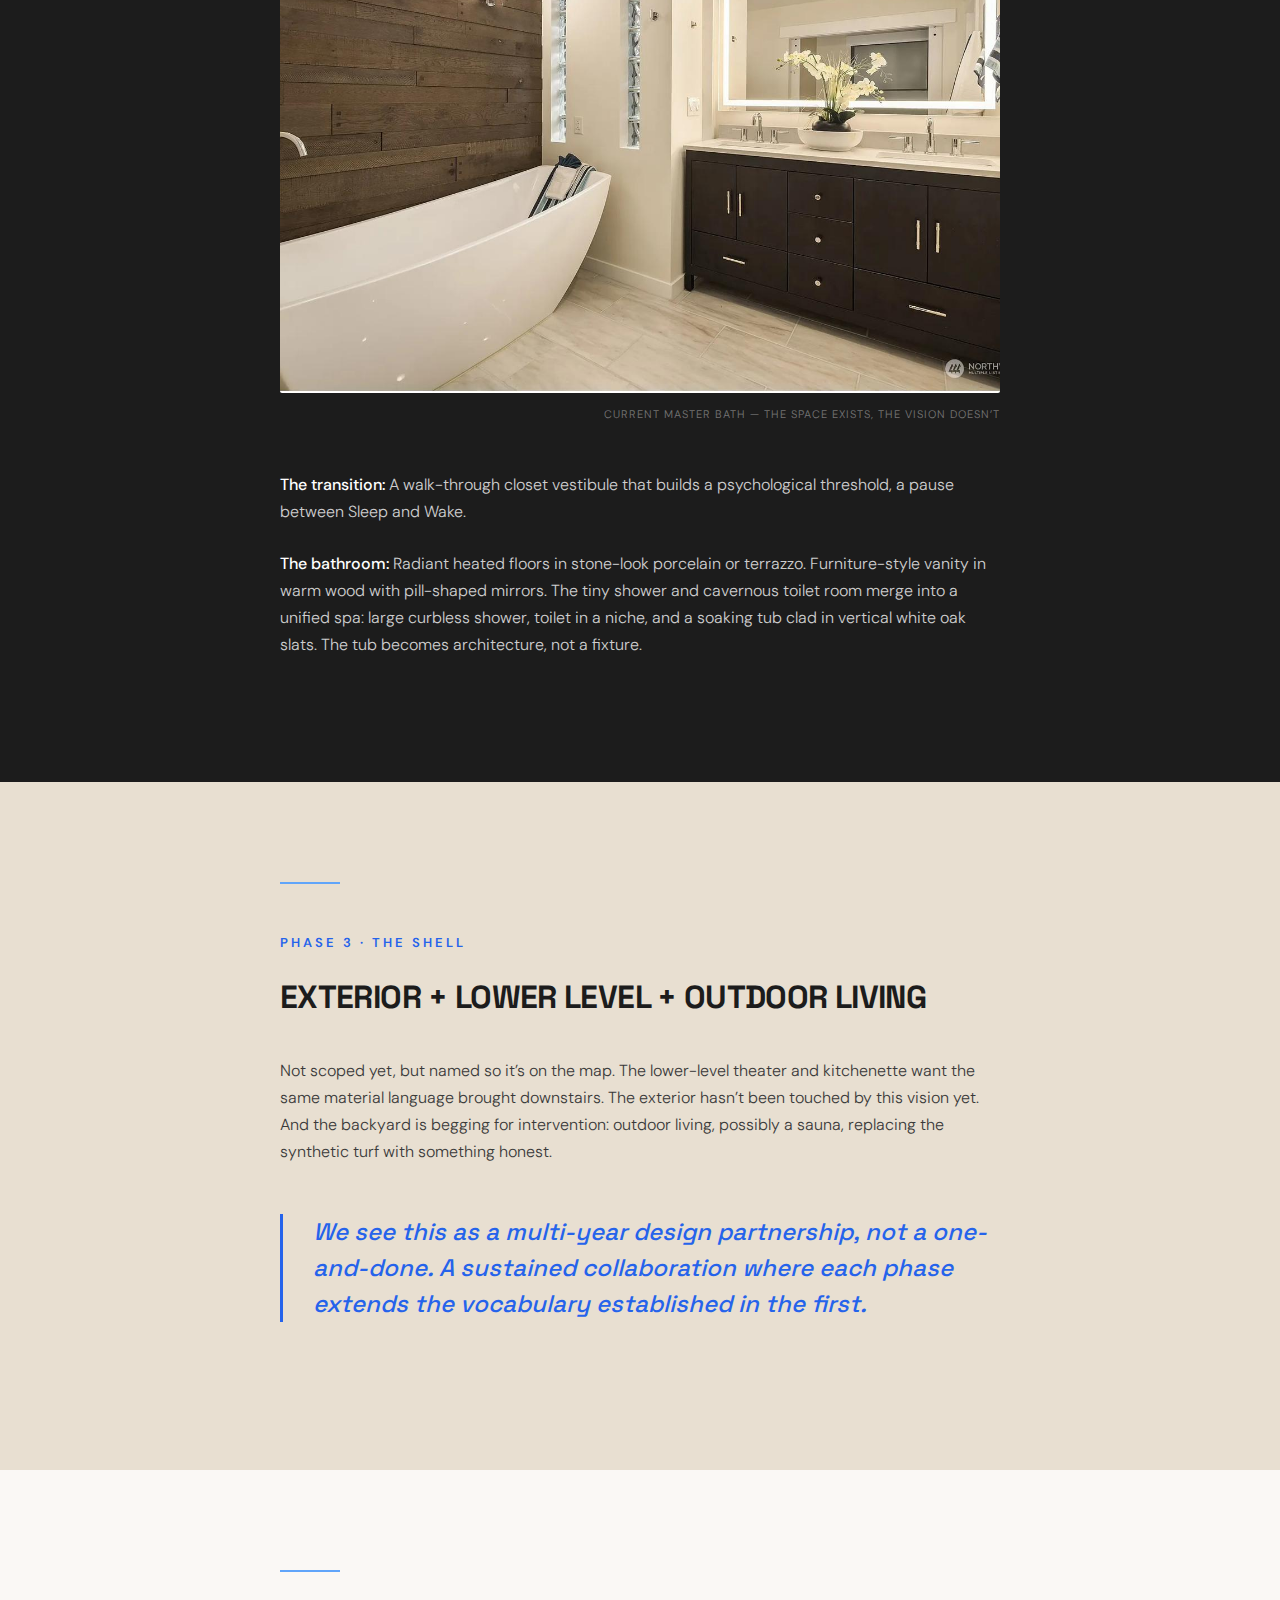
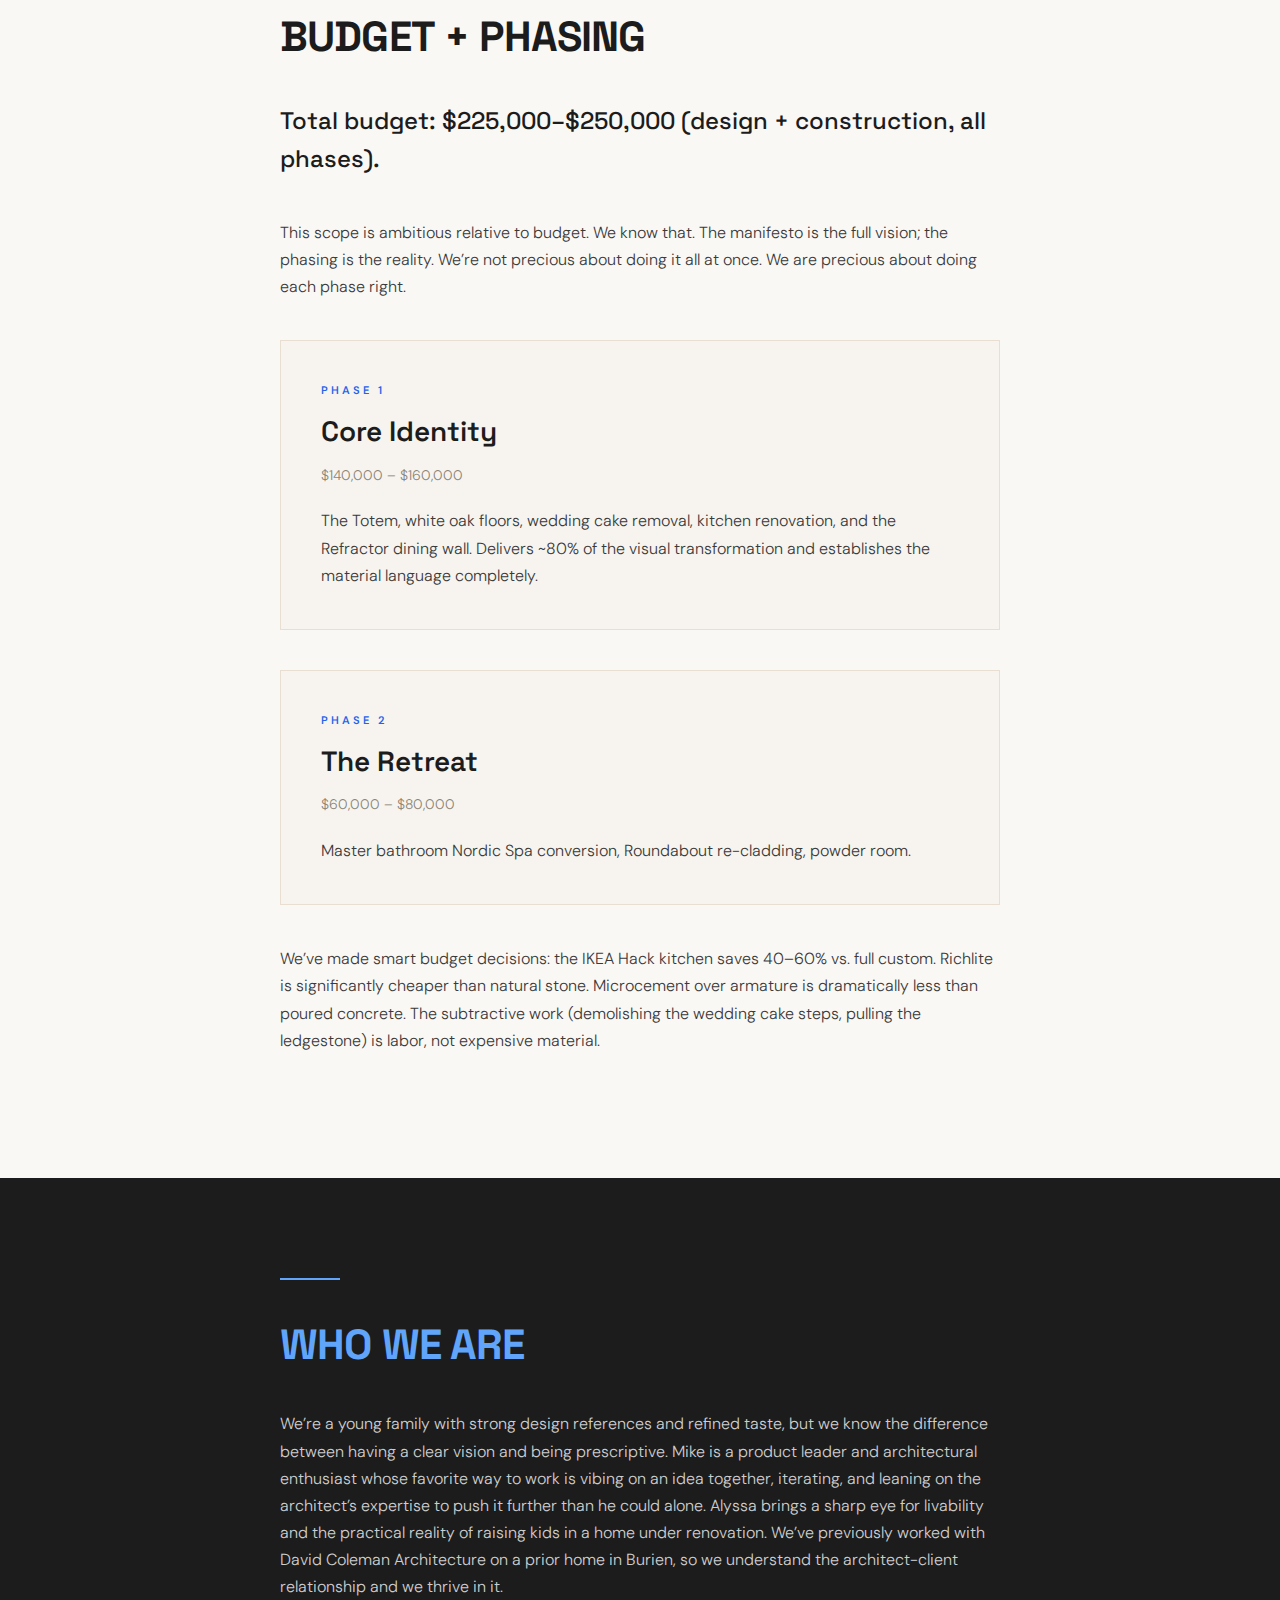
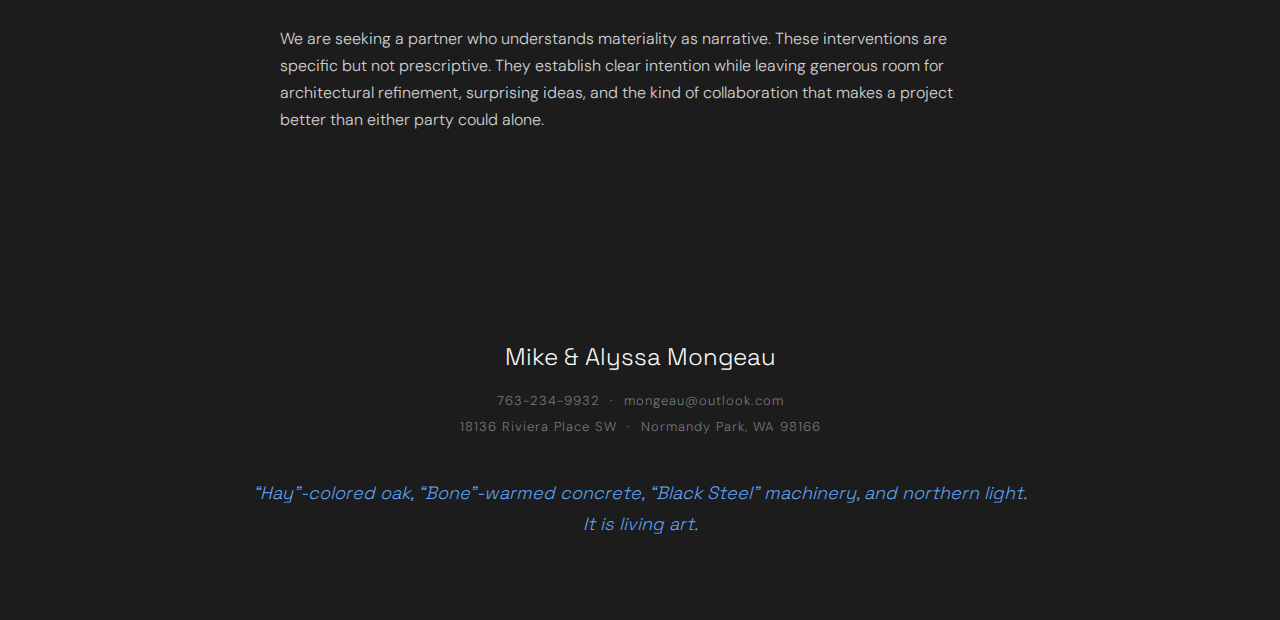
<file: projects/house/index.html>
<!DOCTYPE html>
<html lang="en">
<head>
<meta charset="UTF-8">
<meta name="viewport" content="width=device-width, initial-scale=1.0">
<title>The Anchor House — Design Manifesto</title>
<link href="https://fonts.googleapis.com/css2?family=Space+Grotesk:wght@300;400;500;600;700&family=DM+Sans:wght@300;400;500;600&display=swap" rel="stylesheet">
<style>
  :root {
    --charcoal: #1C1C1C;
    --warm-white: #FAF8F5;
    --bone: #E8DFD1;
    --hay: #60A5FA;
    --steel: #3A3A3A;
    --muted: #8A8578;
    --accent: #2563EB;
  }

  * { margin: 0; padding: 0; box-sizing: border-box; }

  html {
    scroll-behavior: smooth;
    background: var(--charcoal);
  }

  body {
    font-family: 'DM Sans', sans-serif;
    color: var(--charcoal);
    line-height: 1.7;
    font-weight: 300;
  }

  /* ===== COVER ===== */
  .cover {
    min-height: 100vh;
    background: var(--charcoal);
    display: flex;
    flex-direction: column;
    justify-content: flex-end;
    position: relative;
    overflow: hidden;
  }
  .cover-image {
    position: absolute;
    inset: 0;
    z-index: 0;
  }
  .cover-image img {
    width: 100%;
    height: 100%;
    object-fit: cover;
    opacity: 0.55;
  }
  .cover-content {
    position: relative;
    z-index: 1;
    padding: 60px 80px;
    max-width: 800px;
  }
  .cover h1 {
    font-family: 'Space Grotesk', sans-serif;
    font-size: 72px;
    font-weight: 700;
    color: #fff;
    letter-spacing: -0.02em;
    text-transform: uppercase;
    line-height: 1.1;
    margin-bottom: 16px;
  }
  .cover .subtitle {
    font-family: 'DM Sans', sans-serif;
    font-size: 14px;
    font-weight: 400;
    color: var(--hay);
    letter-spacing: 3px;
    text-transform: uppercase;
    margin-bottom: 8px;
  }
  .cover .address {
    font-size: 13px;
    color: rgba(255,255,255,0.5);
    letter-spacing: 1px;
  }

  /* ===== SECTIONS ===== */
  .section {
    background: var(--warm-white);
    padding: 100px 80px;
    max-width: 100%;
    page-break-before: always;
  }
  .section-dark {
    background: var(--charcoal);
    color: #fff;
  }
  .section-bone {
    background: var(--bone);
  }

  .content {
    max-width: 720px;
    margin: 0 auto;
  }

  h2 {
    font-family: 'Space Grotesk', sans-serif;
    font-size: 42px;
    font-weight: 700;
    margin-bottom: 40px;
    letter-spacing: -0.02em;
    text-transform: uppercase;
    line-height: 1.2;
  }
  .section-dark h2 {
    color: var(--hay);
  }

  h3 {
    font-family: 'DM Sans', sans-serif;
    font-size: 13px;
    font-weight: 600;
    letter-spacing: 3px;
    text-transform: uppercase;
    color: var(--accent);
    margin-bottom: 12px;
    margin-top: 48px;
  }
  .section-dark h3 {
    color: var(--bone);
  }

  p {
    font-size: 16px;
    margin-bottom: 24px;
    color: var(--steel);
  }
  .section-dark p {
    color: rgba(255,255,255,0.8);
  }

  .lead {
    font-family: 'Space Grotesk', sans-serif;
    font-size: 24px;
    font-weight: 500;
    line-height: 1.6;
    color: var(--charcoal);
    margin-bottom: 40px;
  }
  .section-dark .lead {
    color: rgba(255,255,255,0.9);
  }

  strong {
    font-weight: 500;
    color: var(--charcoal);
  }
  .section-dark strong {
    color: #fff;
  }

  em {
    font-style: italic;
  }

  .callout {
    font-style: italic;
    color: var(--accent);
  }
  .section-dark .callout {
    color: var(--hay);
  }

  .rule {
    width: 60px;
    height: 2px;
    background: var(--hay);
    margin-bottom: 40px;
  }

  .quote {
    font-family: 'Space Grotesk', sans-serif;
    font-size: 24px;
    font-weight: 500;
    font-style: italic;
    color: var(--accent);
    border-left: 3px solid var(--accent);
    padding-left: 30px;
    margin: 48px 0;
    line-height: 1.5;
  }
  .section-dark .quote {
    color: var(--bone);
    border-left-color: var(--bone);
  }

  /* ===== IMAGES ===== */
  .hero-image {
    width: 100%;
    margin: 48px 0;
    position: relative;
  }
  .hero-image img {
    width: 100%;
    display: block;
    border-radius: 2px;
  }
  .hero-image .caption {
    font-size: 11px;
    color: var(--muted);
    letter-spacing: 1px;
    text-transform: uppercase;
    margin-top: 12px;
    text-align: right;
  }
  .section-dark .hero-image .caption {
    color: rgba(255,255,255,0.4);
  }

  .side-by-side {
    display: grid;
    grid-template-columns: 1fr 1fr;
    gap: 24px;
    margin: 48px 0;
  }
  .side-by-side img {
    width: 100%;
    display: block;
    border-radius: 2px;
  }
  .side-by-side .caption {
    font-size: 11px;
    color: var(--muted);
    letter-spacing: 1px;
    text-transform: uppercase;
    margin-top: 8px;
  }

  /* ===== MATERIAL GRID ===== */
  .material-grid {
    display: grid;
    grid-template-columns: repeat(3, 1fr);
    gap: 2px;
    margin: 60px 0;
  }
  .material-card {
    padding: 40px 30px;
    text-align: center;
  }
  .material-card .swatch {
    width: 48px;
    height: 48px;
    border-radius: 50%;
    margin: 0 auto 20px;
    border: 1px solid rgba(255,255,255,0.1);
  }
  .material-card .label {
    font-size: 11px;
    letter-spacing: 3px;
    text-transform: uppercase;
    color: rgba(255,255,255,0.5);
    margin-bottom: 6px;
  }
  .material-card .name {
    font-family: 'Space Grotesk', sans-serif;
    font-size: 20px;
    color: #fff;
  }

  /* ===== PHASE BLOCK ===== */
  .phase {
    border: 1px solid var(--bone);
    padding: 40px;
    margin: 40px 0;
    background: rgba(232,223,209,0.15);
  }
  .phase-label {
    font-size: 11px;
    letter-spacing: 3px;
    text-transform: uppercase;
    color: var(--accent);
    margin-bottom: 8px;
    font-weight: 600;
  }
  .phase-title {
    font-family: 'Space Grotesk', sans-serif;
    font-size: 28px;
    font-weight: 600;
    margin-bottom: 8px;
  }
  .phase-budget {
    font-size: 14px;
    color: var(--muted);
    margin-bottom: 20px;
  }

  /* ===== FOOTER ===== */
  .footer {
    background: var(--charcoal);
    padding: 80px;
    text-align: center;
    page-break-before: always;
  }
  .footer .name {
    font-family: 'Space Grotesk', sans-serif;
    font-size: 24px;
    color: #fff;
    margin-bottom: 12px;
  }
  .footer .contact {
    font-size: 13px;
    color: rgba(255,255,255,0.4);
    letter-spacing: 1px;
  }
  .footer .tagline {
    font-family: 'Space Grotesk', sans-serif;
    font-size: 18px;
    font-style: italic;
    color: var(--hay);
    margin-top: 40px;
  }

  /* ===== PRINT ===== */
  @media print {
    .cover { min-height: auto; height: 100vh; }
    .section { padding: 60px 60px; page-break-inside: avoid; }
    body { font-size: 14px; }
  }

  @media (max-width: 768px) {
    .cover-content { padding: 40px 30px; }
    .cover h1 { font-size: 42px; }
    .section { padding: 60px 30px; }
    h2 { font-size: 32px; }
    .side-by-side { grid-template-columns: 1fr; }
    .material-grid { grid-template-columns: 1fr; }
  }
</style>
</head>
<body>

<!-- ===== COVER ===== -->
<div class="cover">
  <div class="cover-image">
    <img src="images/cover-exterior.webp" alt="The Anchor House at twilight">
  </div>
  <div class="cover-content">
    <div class="subtitle">Design Manifesto &mdash; April 2026</div>
    <h1>The Anchor<br>House</h1>
    <div class="address">18136 Riviera Place SW &middot; Normandy Park, WA 98166</div>
  </div>
</div>

<!-- ===== THE TRUTH ===== -->
<div class="section">
  <div class="content">
    <div class="rule"></div>
    <h2>The Truth About This House</h2>
    <p class="lead">This house has extraordinary bones. A double-height glass curtain wall framing Puget Sound sunsets. Three livable levels carved into a hillside. Vertical volume that rivals anything you&rsquo;d find in a Dwell feature. At dusk, it glows from within like a lantern in the forest.</p>
    <p>It also has a confused soul.</p>
    <p>The 1991 builder took genuinely ambitious architectural moves and dressed them in the decorative language of the era: lattice grid railings, stepped &ldquo;wedding cake&rdquo; drywall soffits that soften every corner into mush, a stacked ledgestone accent wall that reads &ldquo;hotel lobby,&rdquo; and a boxy traditional fireplace mantel sitting right at the heart of the home&rsquo;s most important spatial moment. Subsequent owners layered on gray faux-wood vinyl flooring, a glossy dark kitchen with pure flipper energy, and chrome hardware with no point of view.</p>
    <p>(Worth noting: the glass block elements, particularly the curved wall in the laundry, are structurally interesting and dated enough to be cool. We&rsquo;re keeping those. They become conversation pieces, not problems, once the surrounding materials are elevated.)</p>
    <div class="quote">We are not remodeling this house. We are performing an architectural excavation.</div>
    <p>We&rsquo;re removing every layer of confused stylistic decision to expose the spatial logic that was always there, then inserting a precise, limited vocabulary of honest materials that give the house a coherent identity for the first time in its life.</p>
  </div>
  <div class="content">
    <div class="hero-image">
      <img src="images/glass-wall-interior.webp" alt="Living room with double-height glass wall overlooking Puget Sound">
      <div class="caption">The double-height glass wall &mdash; the soul of the house, currently undermined by its surroundings</div>
    </div>
  </div>
</div>

<!-- ===== THE AESTHETIC ===== -->
<div class="section section-dark">
  <div class="content">
    <div class="rule"></div>
    <h2>The Aesthetic</h2>
    <p class="lead"><strong class="callout">Modern warmth in the wild.</strong> That&rsquo;s the shorthand. Architecturally daring but grounded. Not cold, not slick, not performing minimalism. Natural materials that age honestly. Bold but intentional color. Interiors filled with objects that are handmade, sculptural, or genuinely interesting. A home that belongs to its landscape while expressing a distinct creative personality.</p>

    <h3>Sea Ranch = The Macro</h3>
    <p>Embrace the volume. Honor the view. Don&rsquo;t fight the drama of the glass wall. This house is perched above the Sound and surrounded by trees. The architecture should amplify that, not compete with it. At twilight, the house should glow from inside while the trees press against it from outside. That tension is the point.</p>

    <h3>Japandi = The Micro</h3>
    <p>Every line is intentional. Every transition is considered. Nothing is arbitrary. Scandinavian restraint with warmth: clean but not sterile, calm but not empty. This energy governs the details: how a floor meets a wall, how a slat pattern terminates, how a doorway frames what&rsquo;s beyond it.</p>

    <h3>Schoolhouse Electric = The Release Valve</h3>
    <p>The oxblood powder room. The rust velvet upholstery. The industrial cylindrical hood. The orange faucet that makes someone stop and grin. Without this energy, the restraint calcifies into preciousness. This house needs moments that are weird, playful, and unapologetically bold. <span class="callout">Your house needs more weird stuff.</span> We believe that.</p>
  </div>
</div>

<!-- ===== MATERIAL LANGUAGE ===== -->
<div class="section section-dark">
  <div class="content">
    <div class="rule"></div>
    <h2>The Material Language</h2>
    <p class="lead"><strong class="callout">One wood. One tone. One metal. One geometry.</strong> That&rsquo;s the discipline. Everything flows from four material commitments.</p>
  </div>
  <div class="material-grid" style="max-width: 900px; margin: 40px auto;">
    <div class="material-card">
      <div class="swatch" style="background: #C4A35A;"></div>
      <div class="label">The Ground</div>
      <div class="name">White Oak<br>&ldquo;Hay &amp; Wheat&rdquo;</div>
    </div>
    <div class="material-card">
      <div class="swatch" style="background: #D5CABA;"></div>
      <div class="label">The Anchor</div>
      <div class="name">Microcement<br>&ldquo;Bone&rdquo;</div>
    </div>
    <div class="material-card">
      <div class="swatch" style="background: #2A2A2A; border: 1px solid #444;"></div>
      <div class="label">The Hardware</div>
      <div class="name">Blackened Steel<br>Buster + Punch</div>
    </div>
  </div>
  <div class="content">
    <h3>The Vertical Language: &ldquo;Ship&rsquo;s Bones&rdquo;</h3>
    <p>Vertical white oak slats are the repeating architectural motif that ties the house together: dining room, master bath, and eventually theater. They&rsquo;re not decoration. They&rsquo;re the structural rhythm of the home, the way a ship&rsquo;s ribs give a hull its shape.</p>
    <h3>The Rule</h3>
    <p><strong>No bronze. No brass. No chrome. No exceptions.</strong> All fixtures, switches, pulls, and handles are dark, matte, and knurled. Industrial precision without coldness.</p>
    <h3>The Latent Material: Corten Steel</h3>
    <p>Not in the current scope, but deeply present in our design instinct. Weathered steel, a material that ages rather than degrades, is the missing thread between the blackened hardware and the warm wood. We&rsquo;re open to it showing up: an exterior accent, a custom hood detail, a shelving bracket. It belongs in this house&rsquo;s future.</p>
  </div>
</div>

<!-- ===== THE TOTEM ===== -->
<div class="section section-bone">
  <div class="content">
    <div class="rule"></div>
    <h2>The Interventions</h2>
    <h3>Phase 1 &middot; Core Identity</h3>

    <h2 style="font-size: 32px; margin-top: 40px;">1. The Totem</h2>
    <p class="lead">The living/dining pivot. The center of gravity. The thing that gives this house its name.</p>
  </div>
  <div class="content">
    <div class="side-by-side">
      <div>
        <img src="images/fireplace-current.webp" alt="Current boxy fireplace">
        <div class="caption">Current: boxy mantel, drywall columns, no spatial purpose</div>
      </div>
      <div>
        <img src="images/totem-concept.jpg" alt="Totem concept render">
        <div class="caption">Concept render &mdash; directional, not prescriptive</div>
      </div>
    </div>
    <p>The existing fireplace is a boxy, mantel-framed traditional surround with drywall columns. It&rsquo;s the single worst offender in the house. It sits at the most important spatial moment and contributes nothing.</p>
    <p><strong>The replacement:</strong> A floor-to-ceiling sculptural cylinder in hand-troweled microcement, continuous and uninterrupted, piercing through the loft line to the vaulted ceiling above. Ribbed or fluted to catch light. Warm &ldquo;bone&rdquo; tone. Fire visible from both living and dining sides.</p>
  </div>
</div>

<!-- ===== MORE INTERVENTIONS ===== -->
<div class="section">
  <div class="content">
    <h2 style="font-size: 32px;">2. The Foundation</h2>
    <p>Select grade white oak throughout the entire main floor. Fix the subfloor dip near the current fireplace. And the unglamorous move that pays the biggest dividends: remove the &ldquo;wedding cake&rdquo; drywall steps throughout the house. Corners become square. Lines become clean. Deceptively simple work with outsized visual impact.</p>

    <h2 style="font-size: 32px; margin-top: 60px;">3. The Workshop (Kitchen)</h2>
  </div>
  <div class="content">
    <div class="hero-image">
      <img src="images/kitchen-current.webp" alt="Current kitchen">
      <div class="caption">Current kitchen &mdash; functional but lacks material intention</div>
    </div>
    <p><strong>The strategy is &ldquo;The IKEA Hack.&rdquo;</strong> Standard SEKTION cabinet boxes fitted with custom plywood fronts in a Kerf style. Maximum visual impact through intelligent constraint.</p>
    <p><strong>Layout:</strong> Refrigerator relocates to the back wall to unblock visual flow. A cylindrical &ldquo;tube&rdquo; hood suspends from the ceiling as a sculptural industrial element, not an appliance.</p>
    <p><strong>Finishes:</strong> Two-tone color strategy. Natural birch uppers (warm, unpainted) vs. matte Schoolhouse Green or Slate lowers. Countertops in white Richlite: soft, matte, warm. Not stone. Not quartz. Paper.</p>

    <h2 style="font-size: 32px; margin-top: 60px;">4. The Refractor (Dining Wall)</h2>
  </div>
  <div class="content">
    <div class="hero-image">
      <img src="images/dining-ledgestone.webp" alt="Current dining room">
      <div class="caption">Current: stacked ledgestone accent wall with oversized mirror</div>
    </div>
    <p>The ledgestone reads as Ramada Inn. The mirror actually does useful work, but the execution is wrong. <strong>The replacement:</strong> vertical white oak slats over smoked mirror. The slats screen; the mirror reads as depth, not reflection. A linear suspension fixture in blackened steel hangs low to create intimacy.</p>

    <h2 style="font-size: 32px; margin-top: 60px;">5. The Roundabout</h2>
    <p>A social pause point. The existing built-in seating gets re-clad in Kerf-style plywood. Upholstery in saturated wool or velvet in Rust or Mustard. Clear volume overhead. A Vestaboard on the rear wall because that&rsquo;s exactly the kind of weird, narrative object this house wants.</p>
  </div>
</div>

<!-- ===== PHASE 2 ===== -->
<div class="section section-dark">
  <div class="content">
    <div class="rule"></div>
    <h3>Phase 2 &middot; The Retreat</h3>

    <h2 style="font-size: 32px; margin-top: 24px;">6. The Powder Room</h2>
    <p>This room does <em>not</em> need to be calm. It needs to hit. Deep, unexpected saturated color on the walls: Oxblood, Teal, or Charcoal. Colorful but timeless floor tile. An industrial wall-hung sink. This is a Schoolhouse Electric moment turned up to eleven. The kind of room where someone closes the door, looks around, and says &ldquo;holy shit.&rdquo;</p>

    <h2 style="font-size: 32px; margin-top: 60px;">7. The Nordic Spa (Master Suite)</h2>
  </div>
  <div class="content">
    <div class="hero-image">
      <img src="images/master-bath-current.webp" alt="Current master bathroom">
      <div class="caption">Current master bath &mdash; the space exists, the vision doesn&rsquo;t</div>
    </div>
    <p><strong>The transition:</strong> A walk-through closet vestibule that builds a psychological threshold, a pause between Sleep and Wake.</p>
    <p><strong>The bathroom:</strong> Radiant heated floors in stone-look porcelain or terrazzo. Furniture-style vanity in warm wood with pill-shaped mirrors. The tiny shower and cavernous toilet room merge into a unified spa: large curbless shower, toilet in a niche, and a soaking tub clad in vertical white oak slats. The tub becomes architecture, not a fixture.</p>
  </div>
</div>

<!-- ===== PHASE 3 ===== -->
<div class="section section-bone">
  <div class="content">
    <div class="rule"></div>
    <h3>Phase 3 &middot; The Shell</h3>
    <h2 style="font-size: 32px; margin-top: 24px;">Exterior + Lower Level + Outdoor Living</h2>
    <p>Not scoped yet, but named so it&rsquo;s on the map. The lower-level theater and kitchenette want the same material language brought downstairs. The exterior hasn&rsquo;t been touched by this vision yet. And the backyard is begging for intervention: outdoor living, possibly a sauna, replacing the synthetic turf with something honest.</p>
    <div class="quote">We see this as a multi-year design partnership, not a one-and-done. A sustained collaboration where each phase extends the vocabulary established in the first.</div>
  </div>
</div>

<!-- ===== BUDGET ===== -->
<div class="section">
  <div class="content">
    <div class="rule"></div>
    <h2>Budget + Phasing</h2>
    <p class="lead"><strong>Total budget: $225,000&ndash;$250,000</strong> (design + construction, all phases).</p>
    <p>This scope is ambitious relative to budget. We know that. The manifesto is the full vision; the phasing is the reality. We&rsquo;re not precious about doing it all at once. We are precious about doing each phase right.</p>

    <div class="phase">
      <div class="phase-label">Phase 1</div>
      <div class="phase-title">Core Identity</div>
      <div class="phase-budget">$140,000 &ndash; $160,000</div>
      <p style="margin:0;">The Totem, white oak floors, wedding cake removal, kitchen renovation, and the Refractor dining wall. Delivers ~80% of the visual transformation and establishes the material language completely.</p>
    </div>
    <div class="phase">
      <div class="phase-label">Phase 2</div>
      <div class="phase-title">The Retreat</div>
      <div class="phase-budget">$60,000 &ndash; $80,000</div>
      <p style="margin:0;">Master bathroom Nordic Spa conversion, Roundabout re-cladding, powder room.</p>
    </div>

    <p>We&rsquo;ve made smart budget decisions: the IKEA Hack kitchen saves 40&ndash;60% vs. full custom. Richlite is significantly cheaper than natural stone. Microcement over armature is dramatically less than poured concrete. The subtractive work (demolishing the wedding cake steps, pulling the ledgestone) is labor, not expensive material.</p>
  </div>
</div>

<!-- ===== WHO WE ARE ===== -->
<div class="section section-dark">
  <div class="content">
    <div class="rule"></div>
    <h2>Who We Are</h2>
    <p>We&rsquo;re a young family with strong design references and refined taste, but we know the difference between having a clear vision and being prescriptive. Mike is a product leader and architectural enthusiast whose favorite way to work is vibing on an idea together, iterating, and leaning on the architect&rsquo;s expertise to push it further than he could alone. Alyssa brings a sharp eye for livability and the practical reality of raising kids in a home under renovation. We&rsquo;ve previously worked with David Coleman Architecture on a prior home in Burien, so we understand the architect-client relationship and we thrive in it.</p>
    <p>We are seeking a partner who understands materiality as narrative. These interventions are specific but not prescriptive. They establish clear intention while leaving generous room for architectural refinement, surprising ideas, and the kind of collaboration that makes a project better than either party could alone.</p>
  </div>
</div>

<!-- ===== FOOTER ===== -->
<div class="footer">
  <div class="name">Mike &amp; Alyssa Mongeau</div>
  <div class="contact">763-234-9932 &nbsp;&middot;&nbsp; mongeau@outlook.com</div>
  <div class="contact" style="margin-top: 4px;">18136 Riviera Place SW &nbsp;&middot;&nbsp; Normandy Park, WA 98166</div>
  <div class="tagline">&ldquo;Hay&rdquo;-colored oak, &ldquo;Bone&rdquo;-warmed concrete, &ldquo;Black Steel&rdquo; machinery, and northern light.<br>It is living art.</div>
</div>

</body>
</html>
</file>
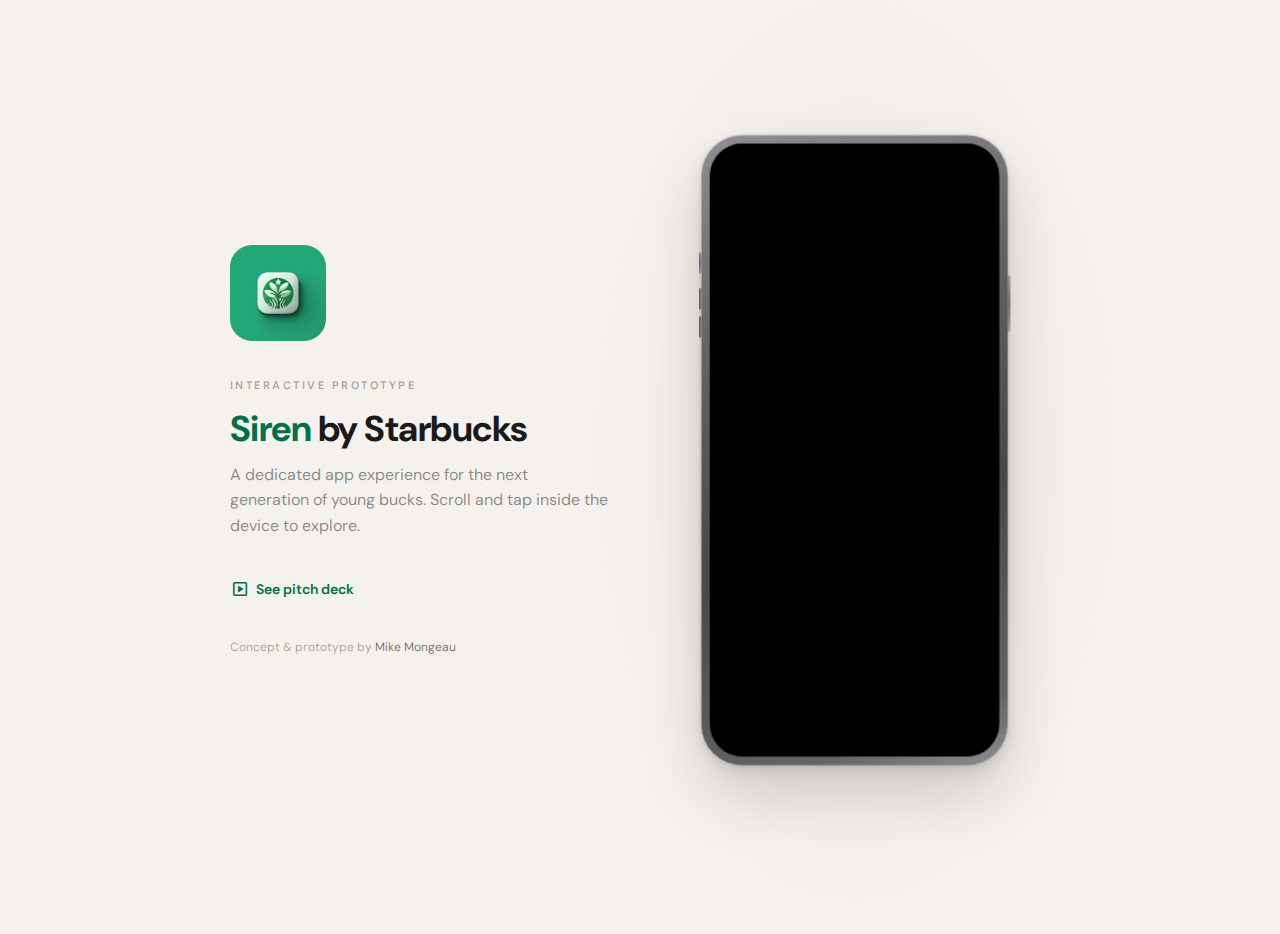
<file: demos/siren/desktop/index.html>
<!DOCTYPE html>
<html lang="en">
<head>
<meta charset="UTF-8">
<meta name="viewport" content="width=device-width, initial-scale=1.0">
<title>Siren by Starbucks — Prototype</title>
<link rel="preconnect" href="https://fonts.googleapis.com">
<link rel="preconnect" href="https://fonts.gstatic.com" crossorigin>
<link href="https://fonts.googleapis.com/css2?family=DM+Sans:wght@300;400;500;600;700&display=swap" rel="stylesheet">
<link href="https://fonts.googleapis.com/css2?family=Material+Symbols+Rounded:opsz,wght,FILL,GRAD@24,400,1,0" rel="stylesheet">
<style>
  * { margin: 0; padding: 0; box-sizing: border-box; }

  body {
    font-family: 'DM Sans', -apple-system, BlinkMacSystemFont, sans-serif;
    background: #F5F2ED;
    color: #1A1A1A;
    min-height: 100vh;
    display: flex;
    align-items: center;
    justify-content: center;
    padding: 40px;
  }

  .container {
    display: flex;
    align-items: center;
    gap: 80px;
    max-width: 1100px;
  }

  .info {
    flex: 1;
    max-width: 380px;
  }

  .app-icon {
    width: 96px;
    height: 96px;
    border-radius: 22px;
    margin-bottom: 32px;
  }

  .tag {
    font-size: 11px;
    font-weight: 600;
    letter-spacing: 2.5px;
    text-transform: uppercase;
    color: rgba(0,0,0,0.35);
    margin-bottom: 16px;
  }

  .info h1 {
    font-size: 36px;
    font-weight: 700;
    color: #1A1A1A;
    letter-spacing: -0.5px;
    line-height: 1.15;
    margin-bottom: 12px;
  }

  .info h1 span { color: #00704A; }

  .info .desc {
    font-size: 16px;
    color: rgba(0,0,0,0.45);
    line-height: 1.6;
    margin-bottom: 40px;
  }

  .info .hint {
    font-size: 12px;
    color: rgba(0,0,0,0.25);
  }

  .info .byline {
    font-size: 12px;
    color: rgba(0,0,0,0.35);
    margin-top: 8px;
  }

  .info .byline a {
    color: rgba(0,0,0,0.55);
    text-decoration: none;
  }

  .deck-link {
    display: inline-flex;
    align-items: center;
    gap: 6px;
    font-size: 14px;
    font-weight: 600;
    color: #00704A;
    text-decoration: none;
    margin-bottom: 32px;
  }

  .deck-link:hover { text-decoration: underline; }

  .deck-link .material-symbols-rounded { font-size: 20px; }

  .info .byline a:hover { text-decoration: underline; }

  /* iPhone frame — natural titanium */
  .phone-wrap { flex-shrink: 0; position: relative; }

  .phone-wrap::before {
    content: '';
    position: absolute;
    inset: -80px;
    background: radial-gradient(ellipse at center, rgba(0,0,0,0.04), transparent 70%);
    pointer-events: none;
    z-index: 0;
  }

  .phone-frame {
    position: relative;
    z-index: 1;
    width: 393px;
    height: 808px;
    background: linear-gradient(160deg, #8E8E93, #636366 30%, #48484A 60%, #636366 90%, #8E8E93);
    border-radius: 52px;
    padding: 11px;
    box-shadow:
      inset 0 1px 0 rgba(255,255,255,0.3),
      inset 0 -1px 0 rgba(0,0,0,0.15),
      0 2px 4px rgba(0,0,0,0.06),
      0 8px 20px rgba(0,0,0,0.1),
      0 40px 80px rgba(0,0,0,0.15);
  }

  /* Metallic edge highlight */
  .phone-frame > .bezel {
    position: absolute;
    inset: 0;
    border-radius: 52px;
    border: 1px solid rgba(255,255,255,0.12);
    pointer-events: none;
  }

  /* Power button */
  .phone-frame::before {
    content: '';
    position: absolute;
    right: -3px;
    top: 180px;
    width: 3px;
    height: 72px;
    background: linear-gradient(180deg, #8E8E93, #636366, #8E8E93);
    border-radius: 0 2px 2px 0;
  }

  /* Volume + silent */
  .phone-frame::after {
    content: '';
    position: absolute;
    left: -3px;
    top: 150px;
    width: 3px;
    height: 28px;
    background: linear-gradient(180deg, #8E8E93, #636366, #8E8E93);
    border-radius: 2px 0 0 2px;
    box-shadow: 0 46px 0 #636366, 0 82px 0 #636366;
  }

  .phone-screen {
    width: 100%;
    height: 100%;
    border-radius: 42px;
    overflow: hidden;
    background: #000;
  }

  .phone-screen iframe {
    width: 100%;
    height: 100%;
    border: none;
    background: #000;
  }

  @media (max-height: 950px) {
    .phone-frame { transform: scale(0.78); transform-origin: center center; }
    .container { gap: 48px; }
  }

  @media (max-height: 780px) {
    .phone-frame { transform: scale(0.65); transform-origin: center center; }
    .container { gap: 32px; }
  }

  @media (max-width: 900px) {
    .container { flex-direction: column; gap: 40px; }
    .info { text-align: center; max-width: 440px; }
  }

  @media (max-width: 480px) {
    .phone-wrap { display: none; }
    body { padding: 32px 20px; }
    .info h1 { font-size: 28px; }
  }
</style>
</head>
<body>

<div class="container">
  <div class="info">
    <img src="appicon.png" alt="Siren app icon" class="app-icon">
    <div class="tag">Interactive Prototype</div>
    <h1><span>Siren</span> by Starbucks</h1>
    <p class="desc">A dedicated app experience for the next generation of young bucks. Scroll and tap inside the device to explore.</p>
    <a class="deck-link" href="https://mikemongeau.com/demos/siren/slides.pdf" target="_blank" rel="noopener noreferrer"><span class="material-symbols-rounded">slideshow</span>See pitch deck</a>
    <p class="byline">Concept &amp; prototype by <a href="https://mikemongeau.com" target="_blank">Mike Mongeau</a></p>
  </div>

  <div class="phone-wrap">
    <div class="phone-frame">
      <div class="bezel"></div>
      <div class="phone-screen">
        <iframe 
          src="https://starbucks-siren.manus.space" 
          title="Siren App Prototype"
          allow="clipboard-write"
          loading="eager"
        ></iframe>
      </div>
    </div>
  </div>
</div>

</body>
</html>
</file>
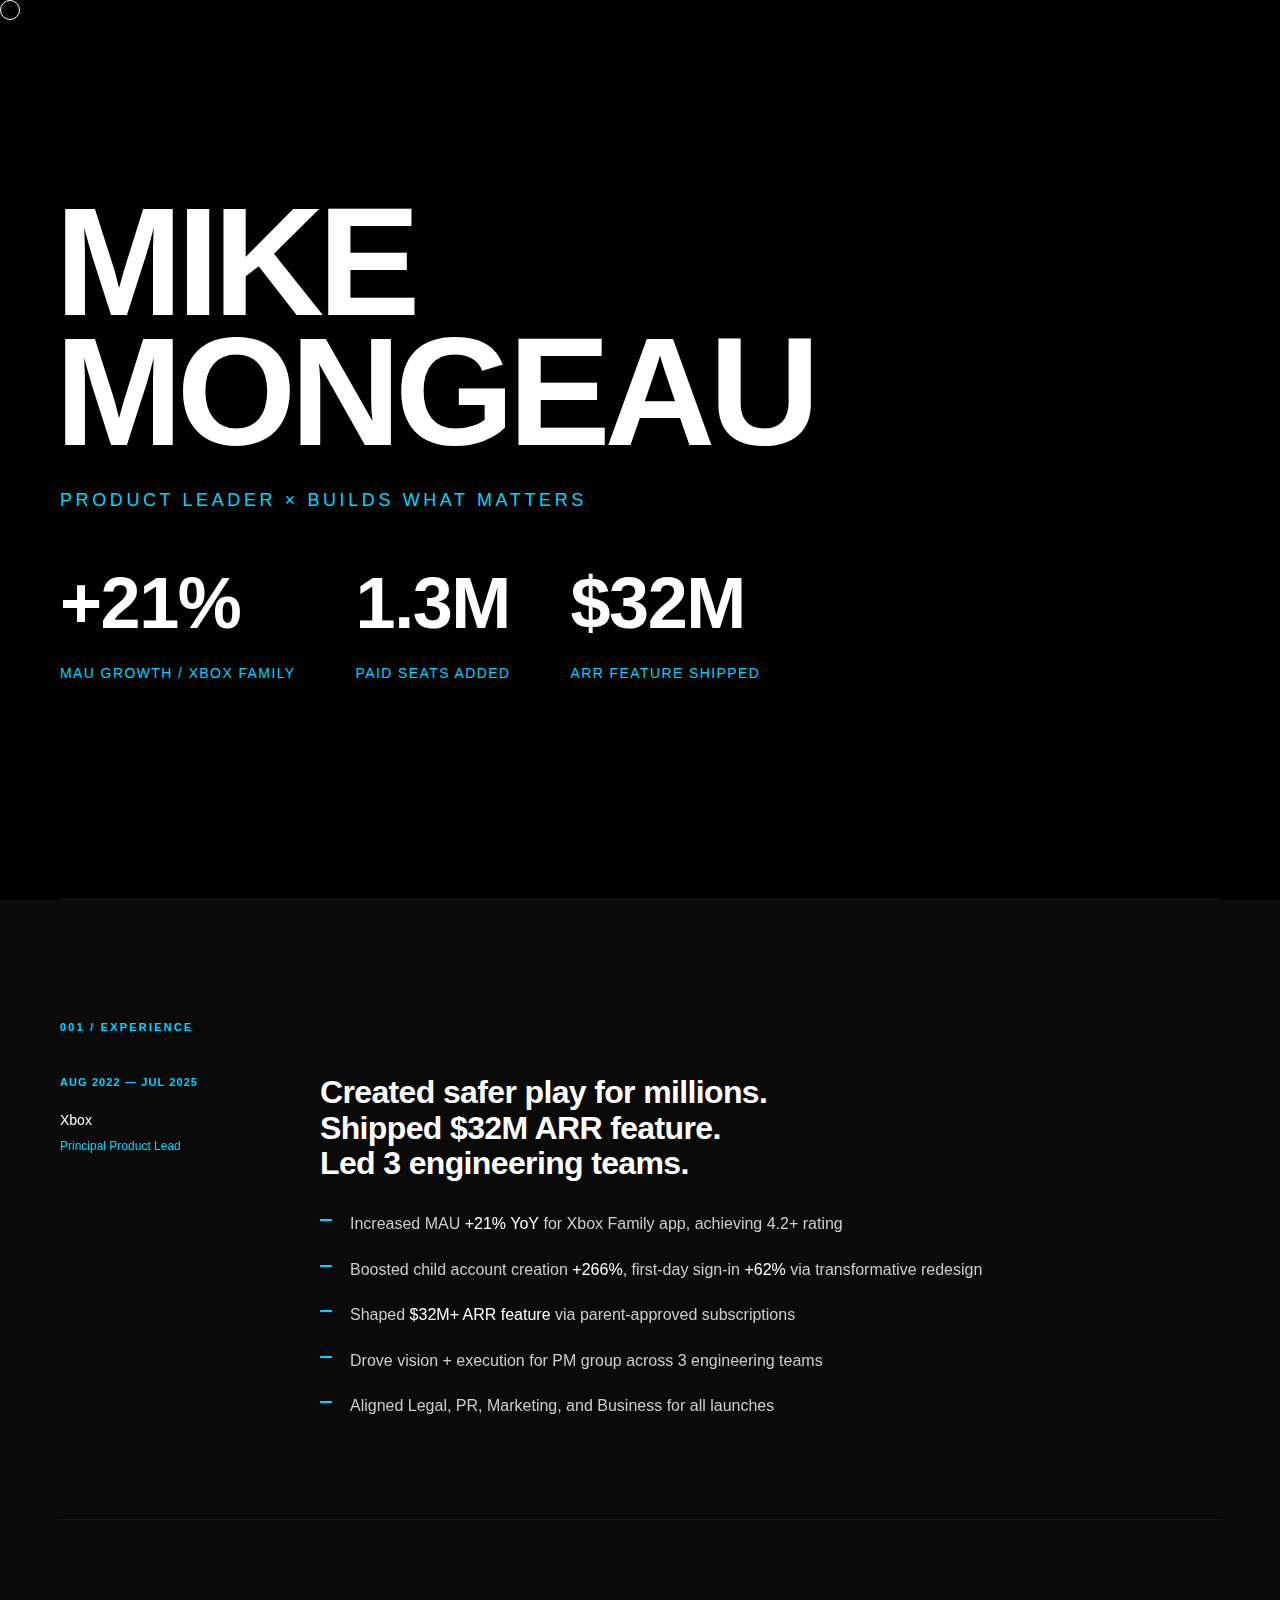
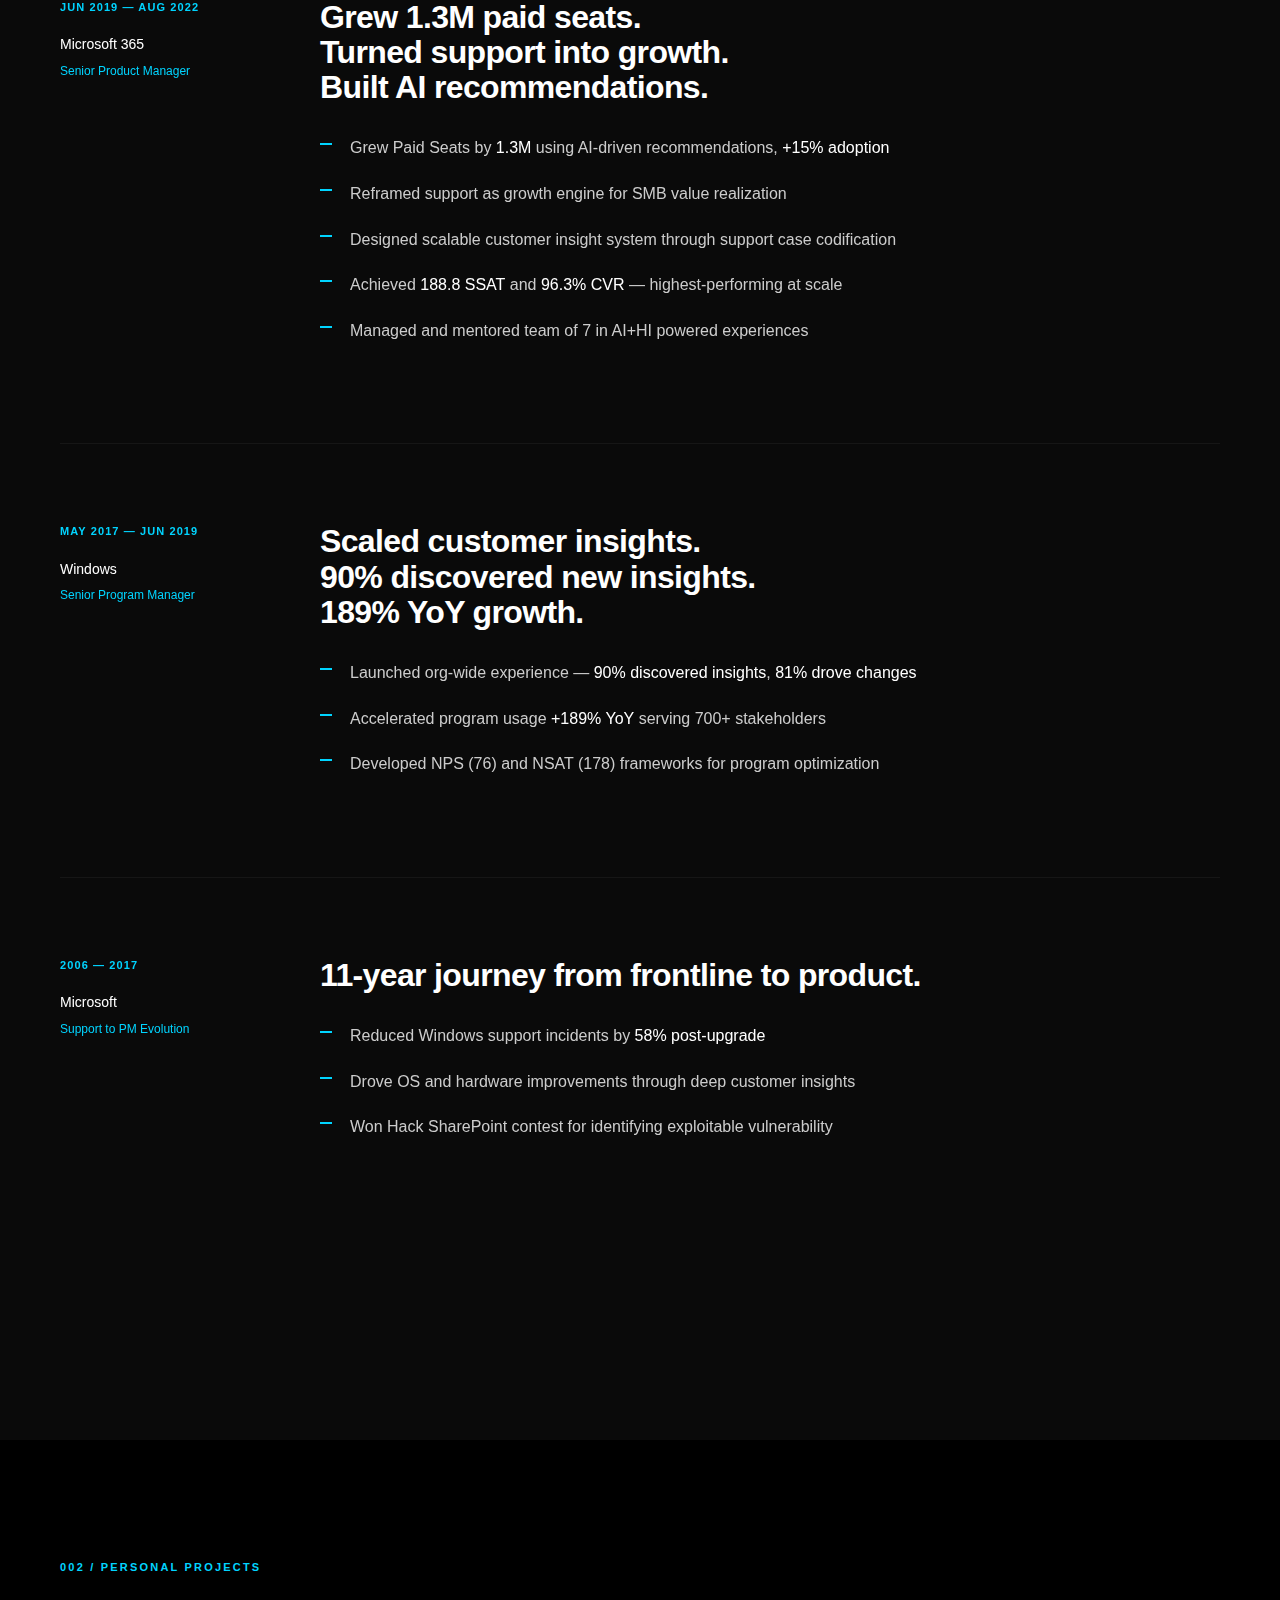
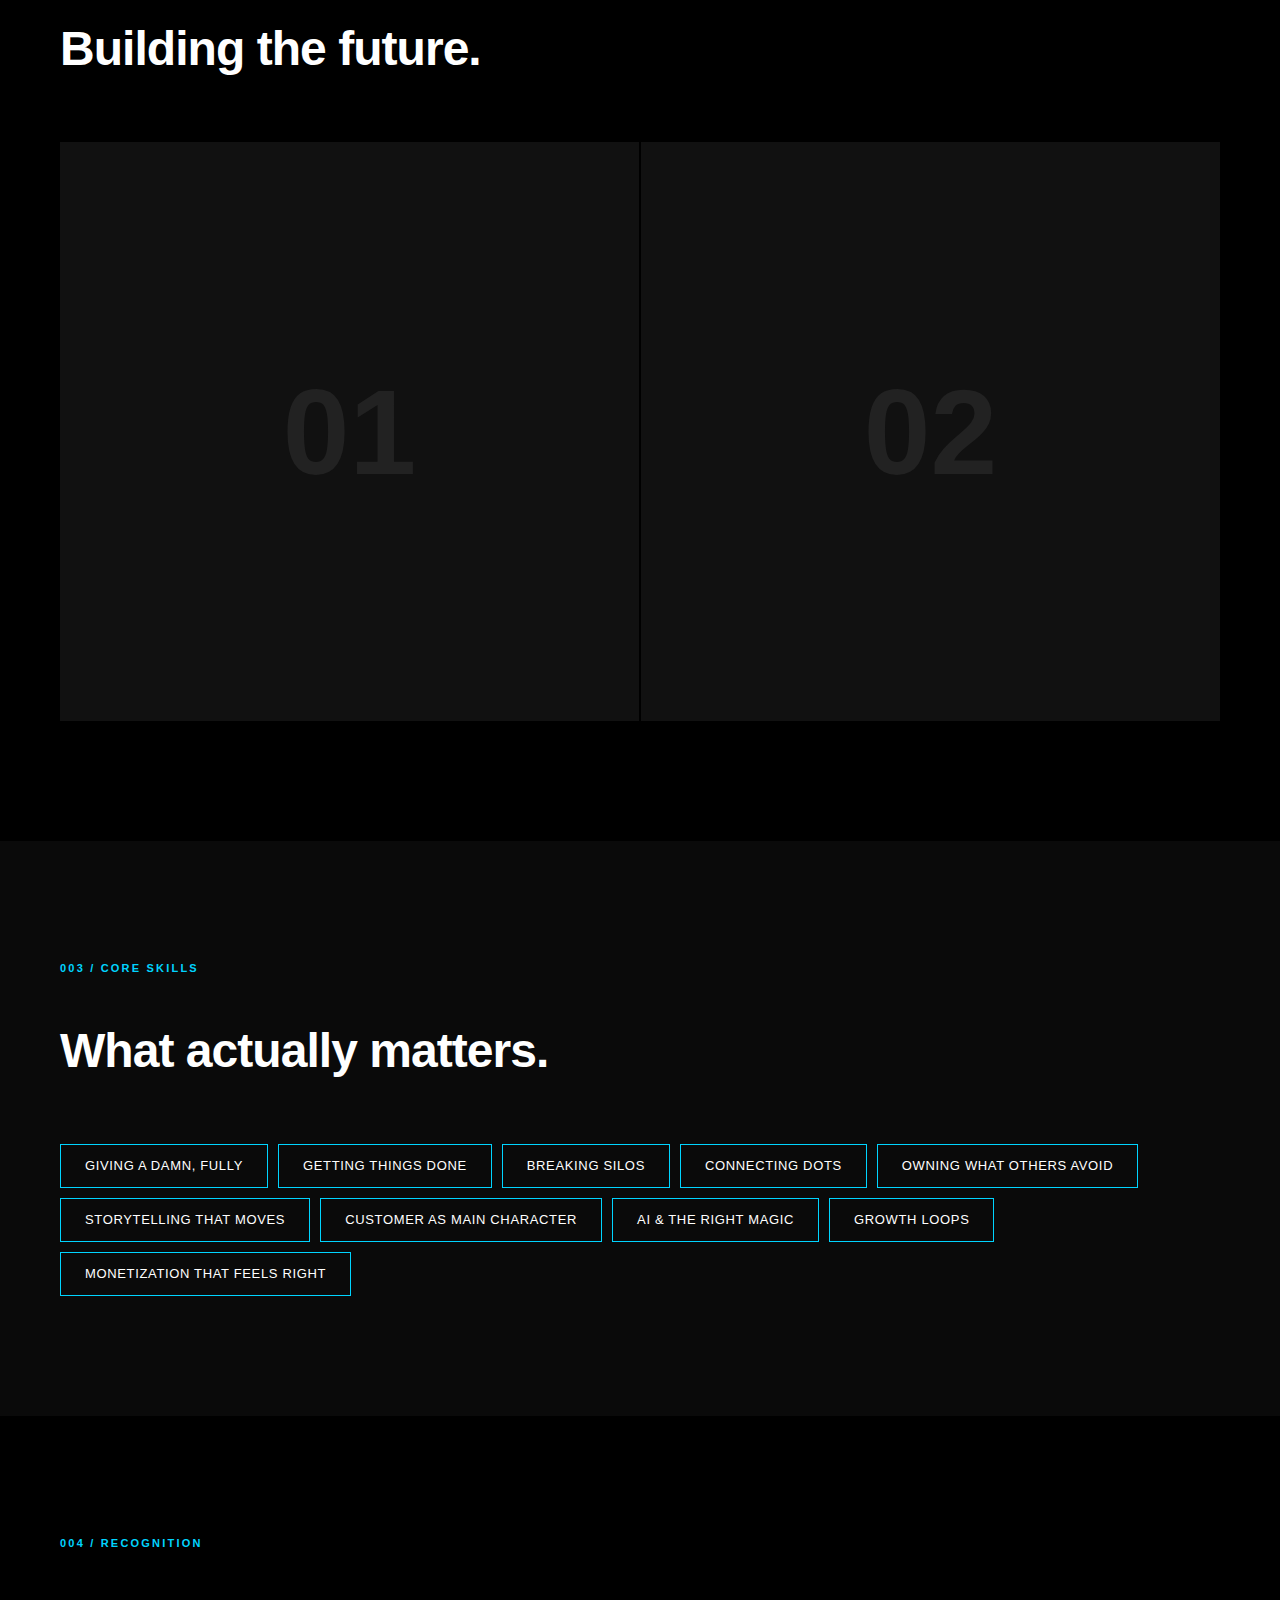
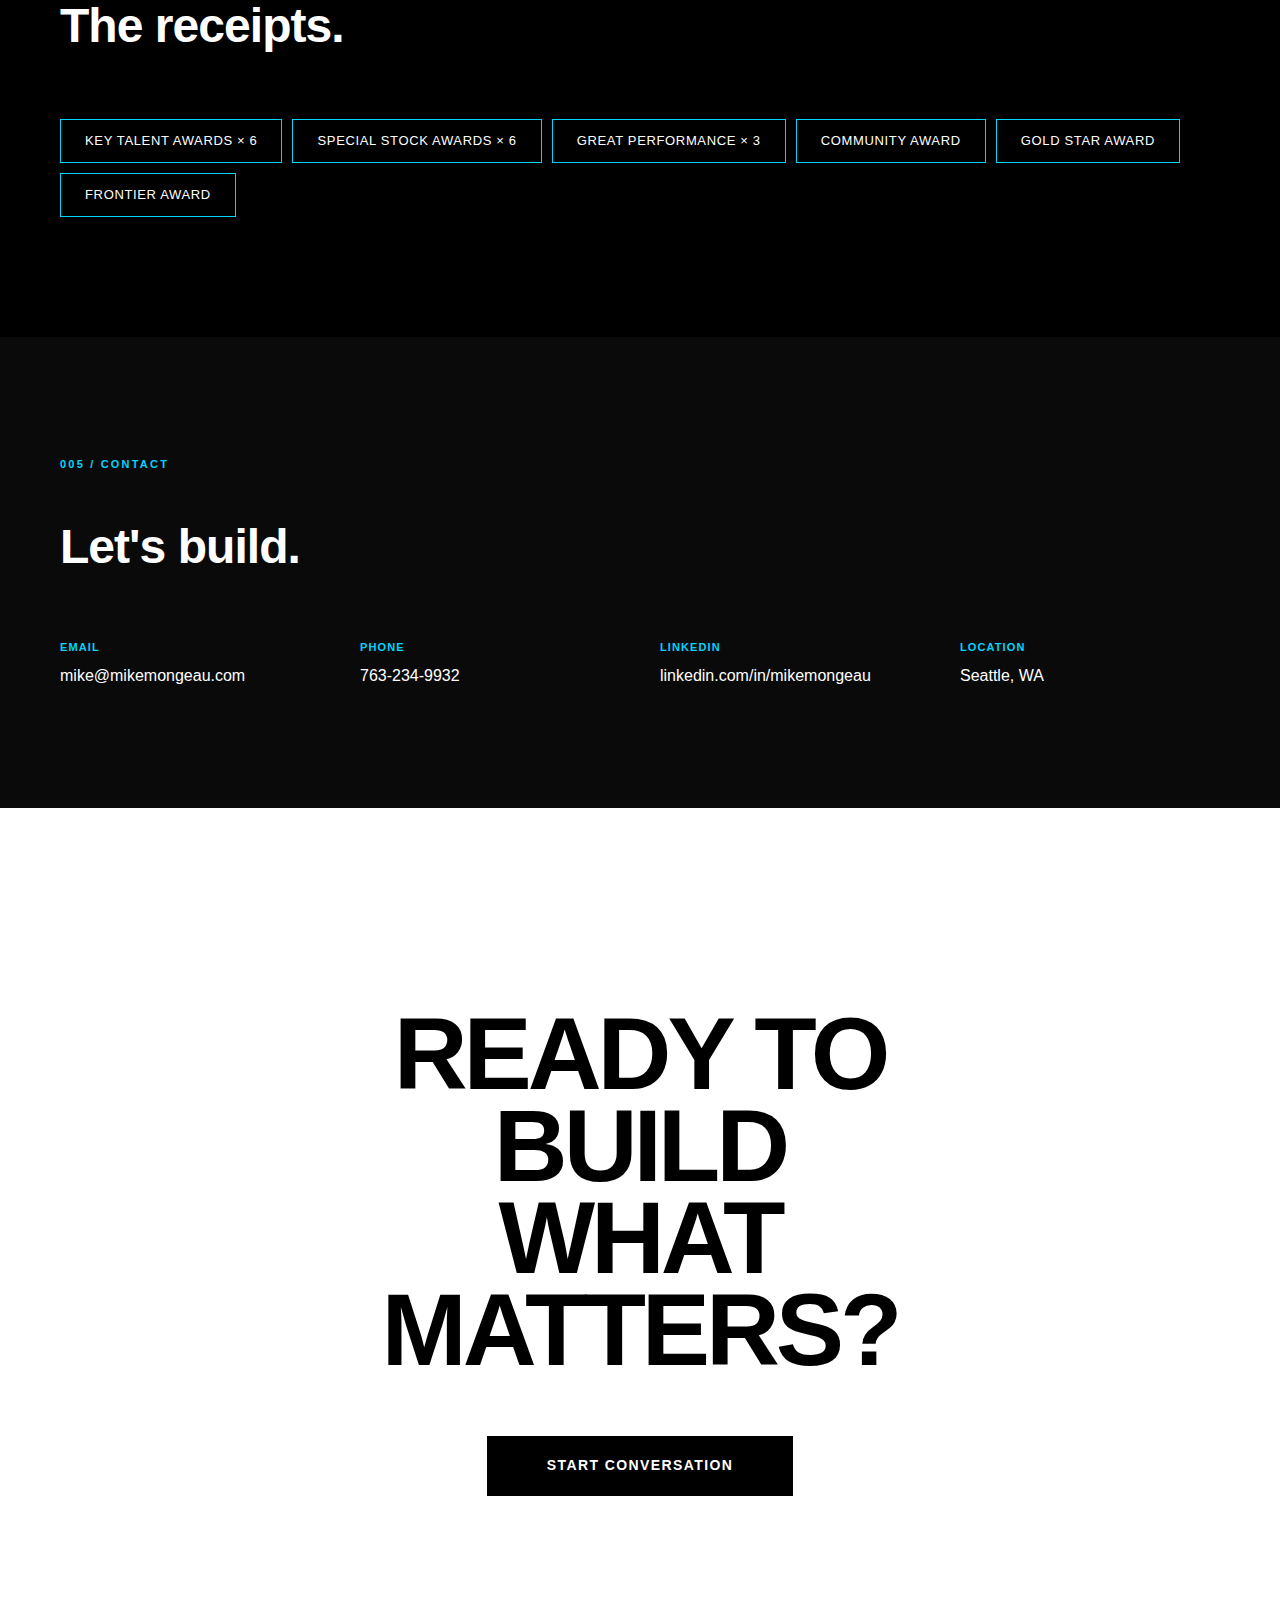
<file: mike-mongeau-resume.html>
<!DOCTYPE html>
<html lang="en">
<head>
    <meta charset="UTF-8">
    <meta name="viewport" content="width=device-width, initial-scale=1.0">
    <title>MIKE MONGEAU - PRODUCT LEADER</title>
    <style>
        * {
            margin: 0;
            padding: 0;
            box-sizing: border-box;
        }
        
        :root {
            --accent: #00D4FF; /* Electric blue for tech/Microsoft vibe */
        }
        
        body {
            font-family: -apple-system, BlinkMacSystemFont, 'Segoe UI', 'Helvetica Neue', Arial, sans-serif;
            background: #000;
            color: #fff;
            overflow-x: hidden;
            font-size: 14px;
            line-height: 1.4;
            -webkit-font-smoothing: antialiased;
            -moz-osx-font-smoothing: grayscale;
        }
        
        .noise {
            position: fixed;
            top: 0;
            left: 0;
            width: 100%;
            height: 100%;
            pointer-events: none;
            opacity: 0.02;
            z-index: 1;
            background: url('[data-uri]');
        }
        
        .container {
            position: relative;
            z-index: 2;
            max-width: 1400px;
            margin: 0 auto;
            padding: 0;
        }
        
        /* HERO SECTION */
        .hero {
            height: 100vh;
            display: flex;
            flex-direction: column;
            justify-content: center;
            padding: 0 60px;
            position: relative;
            background: #000;
        }
        
        .hero::after {
            content: '';
            position: absolute;
            bottom: 0;
            left: 60px;
            right: 60px;
            height: 1px;
            background: rgba(255, 255, 255, 0.1);
        }
        
        .hero-name {
            font-size: clamp(60px, 12vw, 180px);
            font-weight: 900;
            letter-spacing: -0.04em;
            line-height: 0.85;
            margin-bottom: 30px;
            transform: translateX(-5px);
        }
        
        .hero-title {
            font-size: 18px;
            font-weight: 400;
            color: var(--accent);
            margin-bottom: 40px;
            letter-spacing: 0.2em;
            text-transform: uppercase;
        }
        
        .hero-stats {
            display: flex;
            gap: 60px;
            flex-wrap: wrap;
        }
        
        .hero-stat-group {
            margin-bottom: 20px;
        }
        
        .hero-stat {
            font-size: 72px;
            font-weight: 900;
            letter-spacing: -0.02em;
            animation: pulse 2s ease-in-out infinite;
        }
        
        @keyframes pulse {
            0%, 100% { opacity: 1; }
            50% { opacity: 0.5; }
        }
        
        .hero-stat-label {
            font-size: 14px;
            color: var(--accent);
            margin-top: 10px;
            letter-spacing: 0.1em;
            text-transform: uppercase;
        }
        
        /* SECTION STYLING */
        .section {
            padding: 120px 60px;
            position: relative;
            background: #000;
        }
        
        .section:nth-child(even) {
            background: #0a0a0a;
        }
        
        .section-label {
            font-size: 11px;
            font-weight: 700;
            letter-spacing: 0.2em;
            text-transform: uppercase;
            color: var(--accent);
            margin-bottom: 40px;
        }
        
        .section-title {
            font-size: 48px;
            font-weight: 900;
            letter-spacing: -0.02em;
            margin-bottom: 60px;
            max-width: 800px;
        }
        
        /* EXPERIENCE */
        .experience-item {
            display: grid;
            grid-template-columns: 200px 1fr;
            gap: 60px;
            margin-bottom: 80px;
            padding-bottom: 80px;
            border-bottom: 1px solid rgba(255, 255, 255, 0.05);
        }
        
        .experience-item:last-child {
            border-bottom: none;
        }
        
        .experience-meta {
            position: sticky;
            top: 40px;
            align-self: start;
        }
        
        .experience-date {
            font-size: 11px;
            font-weight: 700;
            letter-spacing: 0.1em;
            color: var(--accent);
            text-transform: uppercase;
            margin-bottom: 20px;
        }
        
        .experience-company {
            font-size: 14px;
            font-weight: 500;
            color: #fff;
            margin-bottom: 8px;
        }
        
        .experience-role {
            font-size: 12px;
            color: var(--accent);
        }
        
        .experience-content h3 {
            font-size: 32px;
            font-weight: 900;
            letter-spacing: -0.02em;
            margin-bottom: 30px;
            line-height: 1.1;
        }
        
        .experience-list {
            list-style: none;
        }
        
        .experience-list li {
            font-size: 16px;
            line-height: 1.6;
            margin-bottom: 20px;
            padding-left: 30px;
            position: relative;
            color: #ccc;
        }
        
        .experience-list li::before {
            content: '';
            position: absolute;
            left: 0;
            top: 8px;
            width: 12px;
            height: 2px;
            background: var(--accent);
        }
        
        .highlight {
            color: #fff;
            font-weight: 500;
        }
        
        /* PORTFOLIO GRID */
        .portfolio-grid {
            display: grid;
            grid-template-columns: repeat(auto-fit, minmax(400px, 1fr));
            gap: 2px;
            margin-top: 60px;
        }
        
        .portfolio-item {
            aspect-ratio: 1;
            background: #111;
            position: relative;
            overflow: hidden;
            cursor: pointer;
            transition: all 0.3s ease;
        }
        
        .portfolio-item:hover {
            background: #1a1a1a;
        }
        
        .portfolio-item:hover .portfolio-content {
            transform: translateY(0);
        }
        
        .portfolio-item:hover .portfolio-number {
            transform: scale(1.2);
            opacity: 0.1;
        }
        
        .portfolio-number {
            position: absolute;
            top: 50%;
            left: 50%;
            transform: translate(-50%, -50%);
            font-size: 120px;
            font-weight: 900;
            color: #222;
            transition: all 0.3s ease;
            z-index: 1;
        }
        
        .portfolio-content {
            position: absolute;
            bottom: 0;
            left: 0;
            right: 0;
            padding: 40px;
            transform: translateY(100%);
            transition: transform 0.3s ease;
            z-index: 2;
        }
        
        .portfolio-title {
            font-size: 24px;
            font-weight: 700;
            margin-bottom: 10px;
            letter-spacing: -0.01em;
        }
        
        .portfolio-desc {
            font-size: 14px;
            color: var(--accent);
            line-height: 1.5;
        }
        
        .portfolio-status {
            display: inline-block;
            padding: 4px 12px;
            background: var(--accent);
            color: #000;
            font-size: 11px;
            font-weight: 700;
            text-transform: uppercase;
            letter-spacing: 0.1em;
            margin-top: 15px;
        }
        
        /* SKILLS */
        .skills-list {
            display: flex;
            flex-wrap: wrap;
            gap: 10px;
            margin-top: 40px;
        }
        
        .skill {
            padding: 12px 24px;
            border: 1px solid var(--accent);
            font-size: 13px;
            font-weight: 500;
            letter-spacing: 0.05em;
            text-transform: uppercase;
            transition: all 0.2s ease;
            cursor: default;
        }
        
        .skill:hover {
            background: var(--accent);
            color: #000;
            border-color: var(--accent);
        }
        
        /* CONTACT */
        .contact-grid {
            display: grid;
            grid-template-columns: repeat(auto-fit, minmax(250px, 1fr));
            gap: 40px;
            margin-top: 60px;
        }
        
        .contact-item {
            font-size: 16px;
        }
        
        .contact-label {
            font-size: 11px;
            font-weight: 700;
            letter-spacing: 0.1em;
            text-transform: uppercase;
            color: var(--accent);
            margin-bottom: 10px;
        }
        
        .contact-link {
            color: #fff;
            text-decoration: none;
            position: relative;
            display: inline-block;
            transition: all 0.2s ease;
        }
        
        .contact-link::after {
            content: '';
            position: absolute;
            bottom: -2px;
            left: 0;
            width: 0;
            height: 1px;
            background: var(--accent);
            transition: width 0.3s ease;
        }
        
        .contact-link:hover::after {
            width: 100%;
        }
        
        /* CTA */
        .cta-section {
            padding: 200px 60px;
            text-align: center;
            background: #fff;
            color: #000;
        }
        
        .cta-text {
            font-size: clamp(40px, 8vw, 120px);
            font-weight: 900;
            letter-spacing: -0.04em;
            line-height: 0.9;
            margin-bottom: 60px;
        }
        
        .cta-button {
            display: inline-block;
            padding: 20px 60px;
            background: #000;
            color: #fff;
            text-decoration: none;
            font-size: 14px;
            font-weight: 700;
            letter-spacing: 0.1em;
            text-transform: uppercase;
            transition: all 0.3s ease;
            position: relative;
            overflow: hidden;
        }
        
        .cta-button::before {
            content: '';
            position: absolute;
            top: 0;
            left: -100%;
            width: 100%;
            height: 100%;
            background: #333;
            transition: left 0.3s ease;
            z-index: -1;
        }
        
        .cta-button:hover::before {
            left: 0;
        }
        
        .cta-button:hover {
            transform: scale(1.05);
        }
        
        /* RESPONSIVE */
        @media (max-width: 768px) {
            .hero, .section { padding: 60px 30px; }
            .hero-name { font-size: 60px; }
            .section-title { font-size: 32px; }
            .experience-item { 
                grid-template-columns: 1fr; 
                gap: 30px;
            }
            .portfolio-grid { 
                grid-template-columns: 1fr; 
            }
            .cta-text { font-size: 40px; }
        }
        
        /* CURSOR */
        .cursor {
            width: 20px;
            height: 20px;
            border: 1px solid #fff;
            border-radius: 50%;
            position: fixed;
            pointer-events: none;
            transition: all 0.1s ease;
            z-index: 9999;
            mix-blend-mode: difference;
        }
        
        .cursor-grow {
            transform: scale(3);
            background: rgba(255, 255, 255, 0.1);
        }
        
        @media (hover: none) {
            .cursor { display: none; }
        }
    </style>
</head>
<body>
    <div class="noise"></div>
    <div class="cursor"></div>
    
    <div class="container">
        <!-- HERO -->
        <section class="hero">
            <h1 class="hero-name">MIKE<br>MONGEAU</h1>
            <p class="hero-title">Product Leader × Builds What Matters</p>
            <div class="hero-stats">
                <div class="hero-stat-group">
                    <div class="hero-stat">+21%</div>
                    <div class="hero-stat-label">MAU Growth / Xbox Family</div>
                </div>
                <div class="hero-stat-group">
                    <div class="hero-stat">1.3M</div>
                    <div class="hero-stat-label">Paid Seats Added</div>
                </div>
                <div class="hero-stat-group">
                    <div class="hero-stat">$32M</div>
                    <div class="hero-stat-label">ARR Feature Shipped</div>
                </div>
            </div>
        </section>
        
        <!-- EXPERIENCE -->
        <section class="section">
            <div class="section-label">001 / Experience</div>
            
            <div class="experience-item">
                <div class="experience-meta">
                    <div class="experience-date">Aug 2022 — Jul 2025</div>
                    <div class="experience-company">Xbox</div>
                    <div class="experience-role">Principal Product Lead</div>
                </div>
                <div class="experience-content">
                    <h3>Created safer play for millions.<br>Shipped $32M ARR feature.<br>Led 3 engineering teams.</h3>
                    <ul class="experience-list">
                        <li>Increased MAU <span class="highlight">+21% YoY</span> for Xbox Family app, achieving 4.2+ rating</li>
                        <li>Boosted child account creation <span class="highlight">+266%</span>, first-day sign-in <span class="highlight">+62%</span> via transformative redesign</li>
                        <li>Shaped <span class="highlight">$32M+ ARR feature</span> via parent-approved subscriptions</li>
                        <li>Drove vision + execution for PM group across 3 engineering teams</li>
                        <li>Aligned Legal, PR, Marketing, and Business for all launches</li>
                    </ul>
                </div>
            </div>
            
            <div class="experience-item">
                <div class="experience-meta">
                    <div class="experience-date">Jun 2019 — Aug 2022</div>
                    <div class="experience-company">Microsoft 365</div>
                    <div class="experience-role">Senior Product Manager</div>
                </div>
                <div class="experience-content">
                    <h3>Grew 1.3M paid seats.<br>Turned support into growth.<br>Built AI recommendations.</h3>
                    <ul class="experience-list">
                        <li>Grew Paid Seats by <span class="highlight">1.3M</span> using AI-driven recommendations, <span class="highlight">+15% adoption</span></li>
                        <li>Reframed support as growth engine for SMB value realization</li>
                        <li>Designed scalable customer insight system through support case codification</li>
                        <li>Achieved <span class="highlight">188.8 SSAT</span> and <span class="highlight">96.3% CVR</span> — highest-performing at scale</li>
                        <li>Managed and mentored team of 7 in AI+HI powered experiences</li>
                    </ul>
                </div>
            </div>
            
            <div class="experience-item">
                <div class="experience-meta">
                    <div class="experience-date">May 2017 — Jun 2019</div>
                    <div class="experience-company">Windows</div>
                    <div class="experience-role">Senior Program Manager</div>
                </div>
                <div class="experience-content">
                    <h3>Scaled customer insights.<br>90% discovered new insights.<br>189% YoY growth.</h3>
                    <ul class="experience-list">
                        <li>Launched org-wide experience — <span class="highlight">90% discovered insights</span>, <span class="highlight">81% drove changes</span></li>
                        <li>Accelerated program usage <span class="highlight">+189% YoY</span> serving 700+ stakeholders</li>
                        <li>Developed NPS (76) and NSAT (178) frameworks for program optimization</li>
                    </ul>
                </div>
            </div>
            
            <div class="experience-item">
                <div class="experience-meta">
                    <div class="experience-date">2006 — 2017</div>
                    <div class="experience-company">Microsoft</div>
                    <div class="experience-role">Support to PM Evolution</div>
                </div>
                <div class="experience-content">
                    <h3>11-year journey from frontline to product.</h3>
                    <ul class="experience-list">
                        <li>Reduced Windows support incidents by <span class="highlight">58% post-upgrade</span></li>
                        <li>Drove OS and hardware improvements through deep customer insights</li>
                        <li>Won Hack SharePoint contest for identifying exploitable vulnerability</li>
                    </ul>
                </div>
            </div>
        </section>
        
        <!-- PROJECTS -->
        <section class="section">
            <div class="section-label">002 / Personal Projects</div>
            <h2 class="section-title">Building the future.</h2>
            
            <div class="portfolio-grid">
                <div class="portfolio-item">
                    <div class="portfolio-number">01</div>
                    <div class="portfolio-content">
                        <h3 class="portfolio-title">SquadUp</h3>
                        <p class="portfolio-desc">"Discord for Kids" — Safe, age-appropriate gaming communities. Assembled founding team. Tackling unmet market need.</p>
                        <span class="portfolio-status">Building 2025</span>
                    </div>
                </div>
                
                <div class="portfolio-item">
                    <div class="portfolio-number">02</div>
                    <div class="portfolio-content">
                        <h3 class="portfolio-title">NewsReactor.net</h3>
                        <p class="portfolio-desc">Bootstrapped to 15K+ monthly visits. Built 5K+ user community. Successful exit.</p>
                        <span class="portfolio-status">Sold 2006</span>
                    </div>
                </div>
            </div>
        </section>
        
        <!-- SKILLS -->
        <section class="section">
            <div class="section-label">003 / Core Skills</div>
            <h2 class="section-title">What actually matters.</h2>
            
            <div class="skills-list">
                <div class="skill">Giving a Damn, Fully</div>
                <div class="skill">Getting Things Done</div>
                <div class="skill">Breaking Silos</div>
                <div class="skill">Connecting Dots</div>
                <div class="skill">Owning What Others Avoid</div>
                <div class="skill">Storytelling That Moves</div>
                <div class="skill">Customer as Main Character</div>
                <div class="skill">AI & The Right Magic</div>
                <div class="skill">Growth Loops</div>
                <div class="skill">Monetization That Feels Right</div>
            </div>
        </section>
        
        <!-- RECOGNITION -->
        <section class="section">
            <div class="section-label">004 / Recognition</div>
            <h2 class="section-title">The receipts.</h2>
            
            <div class="skills-list">
                <div class="skill">Key Talent Awards × 6</div>
                <div class="skill">Special Stock Awards × 6</div>
                <div class="skill">Great Performance × 3</div>
                <div class="skill">Community Award</div>
                <div class="skill">Gold Star Award</div>
                <div class="skill">Frontier Award</div>
            </div>
        </section>
        
        <!-- CONTACT -->
        <section class="section">
            <div class="section-label">005 / Contact</div>
            <h2 class="section-title">Let's build.</h2>
            
            <div class="contact-grid">
                <div class="contact-item">
                    <div class="contact-label">Email</div>
                    <a href="mailto:mike@mikemongeau.com" class="contact-link">mike@mikemongeau.com</a>
                </div>
                <div class="contact-item">
                    <div class="contact-label">Phone</div>
                    <a href="tel:763-234-9932" class="contact-link">763-234-9932</a>
                </div>
                <div class="contact-item">
                    <div class="contact-label">LinkedIn</div>
                    <a href="https://linkedin.com/in/mikemongeau" class="contact-link">linkedin.com/in/mikemongeau</a>
                </div>
                <div class="contact-item">
                    <div class="contact-label">Location</div>
                    <span>Seattle, WA</span>
                </div>
            </div>
        </section>
        
        <!-- CTA -->
        <section class="cta-section">
            <h2 class="cta-text">READY TO<br>BUILD<br>WHAT<br>MATTERS?</h2>
            <a href="mailto:mike@mikemongeau.com" class="cta-button">Start Conversation</a>
        </section>
    </div>
    
    <script>
        // Custom cursor
        const cursor = document.querySelector('.cursor');
        let mouseX = 0, mouseY = 0;
        let cursorX = 0, cursorY = 0;
        
        document.addEventListener('mousemove', (e) => {
            mouseX = e.clientX;
            mouseY = e.clientY;
        });
        
        function animateCursor() {
            cursorX += (mouseX - cursorX) * 0.1;
            cursorY += (mouseY - cursorY) * 0.1;
            
            cursor.style.left = cursorX + 'px';
            cursor.style.top = cursorY + 'px';
            
            requestAnimationFrame(animateCursor);
        }
        animateCursor();
        
        // Hover effects
        const links = document.querySelectorAll('a, .skill, .portfolio-item');
        links.forEach(link => {
            link.addEventListener('mouseenter', () => cursor.classList.add('cursor-grow'));
            link.addEventListener('mouseleave', () => cursor.classList.remove('cursor-grow'));
        });
        
        // Smooth scroll
        document.querySelectorAll('a[href^="#"]').forEach(anchor => {
            anchor.addEventListener('click', function (e) {
                e.preventDefault();
                const target = document.querySelector(this.getAttribute('href'));
                if (target) {
                    target.scrollIntoView({ behavior: 'smooth' });
                }
            });
        });
    </script>
</body>
</html>
</file>
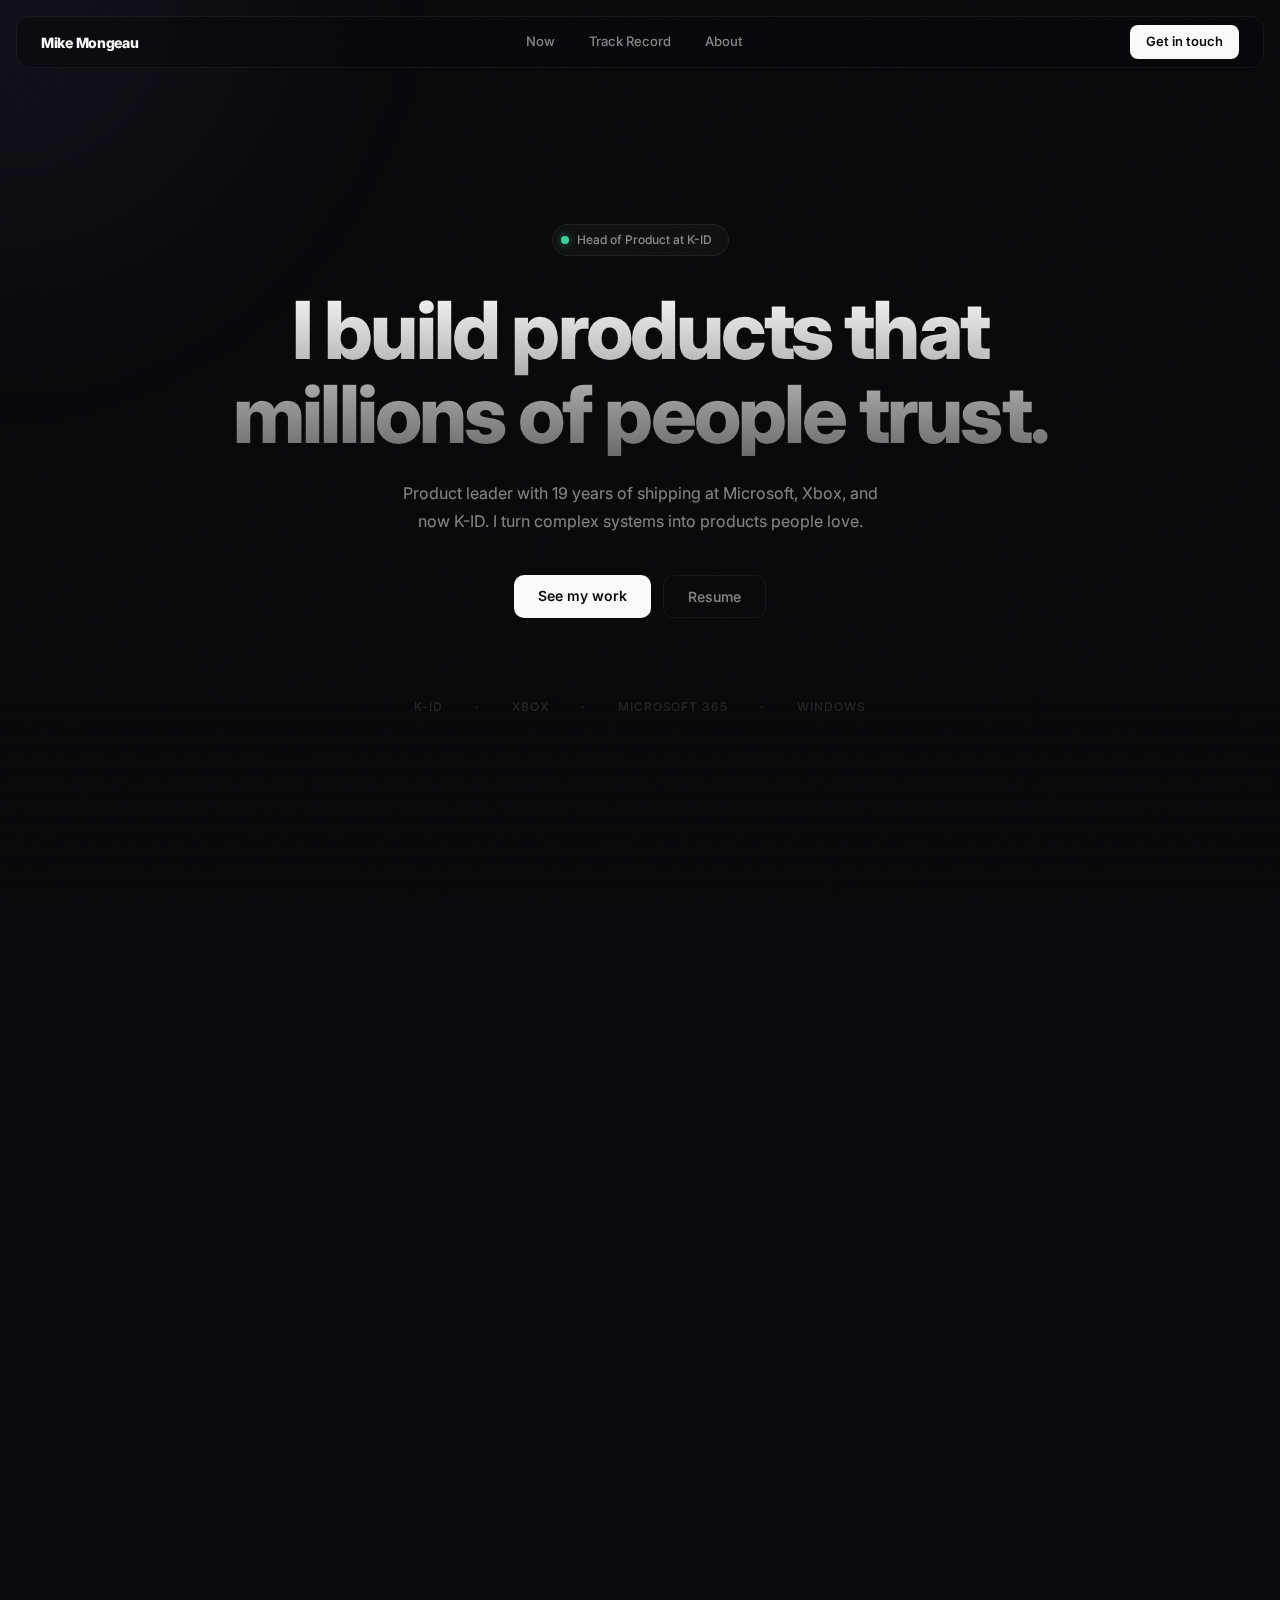
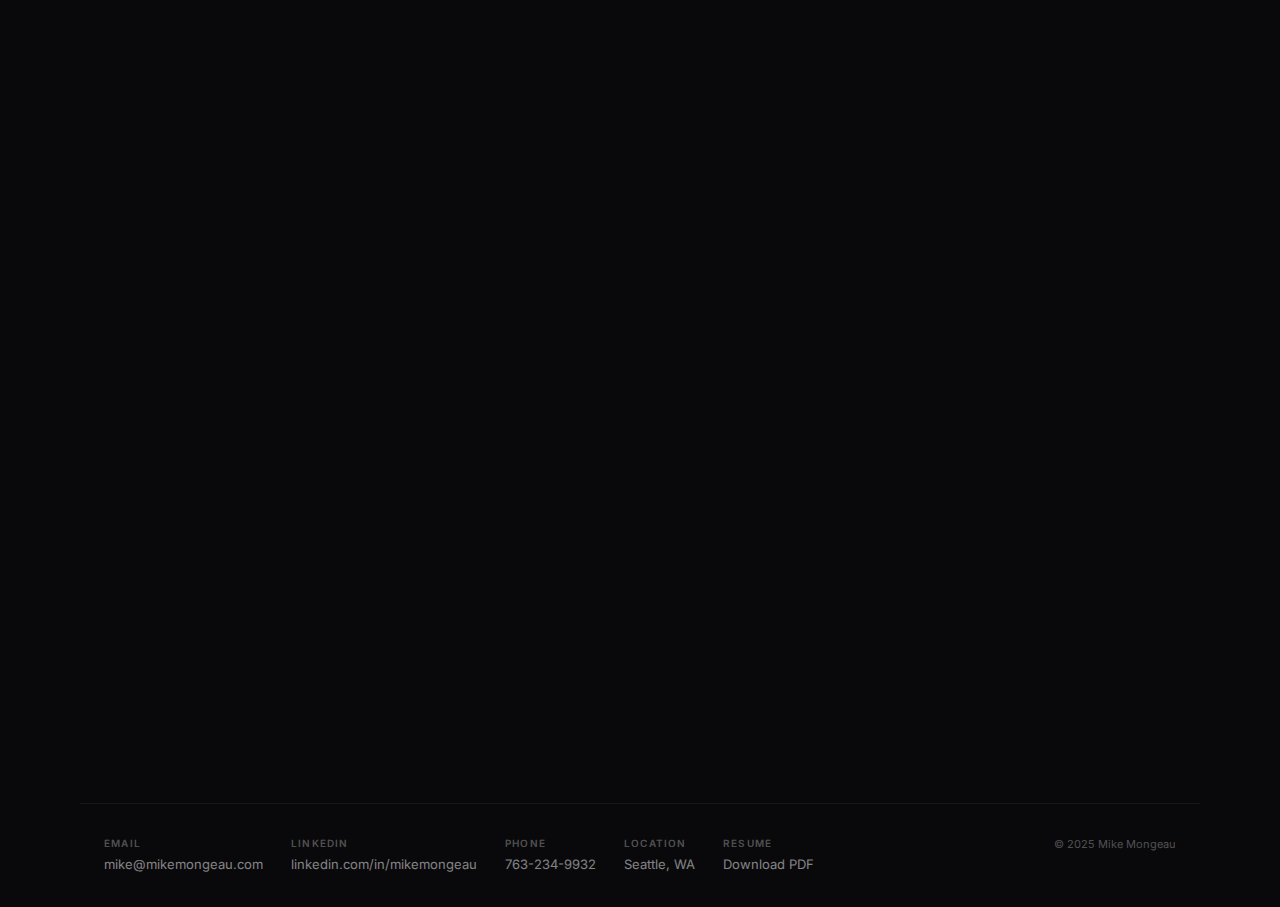
<file: cursormock/index2.html>
<!DOCTYPE html>
<html lang="en">
<head>
  <meta charset="UTF-8">
  <meta name="viewport" content="width=device-width, initial-scale=1.0">
  <title>Mike Mongeau</title>
  <link rel="preconnect" href="https://fonts.googleapis.com">
  <link rel="preconnect" href="https://fonts.gstatic.com" crossorigin>
  <link href="https://fonts.googleapis.com/css2?family=Inter:wght@300;400;500;600;700;800;900&display=swap" rel="stylesheet">
  <style>
    *, *::before, *::after { box-sizing: border-box; margin: 0; padding: 0; }

    :root {
      --bg: #09090b;
      --s1: #111113;
      --s2: #18181b;
      --border: rgba(255,255,255,0.06);
      --t1: #fafafa;
      --t2: rgba(255,255,255,0.5);
      --t3: rgba(255,255,255,0.3);
      --accent: #a78bfa;
      --accent2: #818cf8;
      --green: #34d399;
      --r: 12px;
    }

    html { scroll-behavior: smooth; font-size: 16px; }

    body {
      font-family: 'Inter', system-ui, -apple-system, sans-serif;
      background: var(--bg); color: var(--t1);
      -webkit-font-smoothing: antialiased;
      overflow-x: hidden; line-height: 1.5;
    }

    a { color: inherit; text-decoration: none; }
    ::selection { background: rgba(167,139,250,0.3); }

    /* ═══ GLOW ═══ */
    .glow {
      position: fixed; width: 800px; height: 800px;
      pointer-events: none; z-index: 0;
      background: radial-gradient(circle, rgba(167,139,250,0.07), rgba(129,140,248,0.03) 40%, transparent 70%);
      border-radius: 50%; filter: blur(60px);
      transform: translate(-50%,-50%);
      transition: left 1.2s cubic-bezier(.22,1,.36,1), top 1.2s cubic-bezier(.22,1,.36,1);
    }

    /* ═══ GRAIN ═══ */
    .grain {
      position: fixed; inset: 0; z-index: 9998;
      pointer-events: none; opacity: 0.35;
      background-image: url("data:image/svg+xml,%3Csvg viewBox='0 0 512 512' xmlns='http://www.w3.org/2000/svg'%3E%3Cfilter id='n'%3E%3CfeTurbulence type='fractalNoise' baseFrequency='0.65' numOctaves='3' stitchTiles='stitch'/%3E%3C/filter%3E%3Crect width='100%25' height='100%25' filter='url(%23n)' opacity='0.04'/%3E%3C/svg%3E");
    }

    /* ═══ NAV ═══ */
    nav {
      position: fixed; inset: 16px 16px auto;
      z-index: 100;
      background: rgba(9,9,11,0.6);
      backdrop-filter: blur(24px); -webkit-backdrop-filter: blur(24px);
      border: 1px solid var(--border);
      border-radius: 14px;
      padding: 0 24px; height: 52px;
      display: flex; align-items: center; justify-content: space-between;
      font-size: 13px;
    }
    .n-logo { font-weight: 800; letter-spacing: -0.02em; font-size: 14px; }
    .n-links { display: flex; gap: 6px; }
    .n-links a {
      padding: 6px 14px; border-radius: 8px;
      color: var(--t2); font-weight: 500; font-size: 13px;
      transition: color 0.15s, background 0.15s;
    }
    .n-links a:hover { color: var(--t1); background: rgba(255,255,255,0.05); }
    .n-cta {
      padding: 7px 16px; border-radius: 8px;
      background: var(--t1); color: var(--bg);
      font-weight: 600; font-size: 13px;
      transition: opacity 0.15s;
    }
    .n-cta:hover { opacity: 0.85; }

    /* ═══ HERO ═══ */
    .hero {
      min-height: 100dvh;
      display: flex; flex-direction: column;
      align-items: center; justify-content: center;
      text-align: center;
      padding: 120px 24px 80px;
      position: relative;
    }

    .hero-badge {
      display: inline-flex; align-items: center; gap: 8px;
      padding: 6px 16px 6px 8px;
      border-radius: 100px;
      border: 1px solid var(--border);
      background: var(--s1);
      font-size: 12px; font-weight: 500; color: var(--t2);
      margin-bottom: 32px;
    }
    .hero-badge .dot {
      width: 8px; height: 8px; border-radius: 50%;
      background: var(--green);
      box-shadow: 0 0 8px rgba(52,211,153,0.5);
      animation: blink 2s ease-in-out infinite;
    }
    @keyframes blink { 0%,100%{opacity:1}50%{opacity:0.4} }

    .hero h1 {
      font-size: clamp(40px, 7vw, 80px);
      font-weight: 800; letter-spacing: -0.035em;
      line-height: 1.05;
      max-width: 840px;
      background: linear-gradient(180deg, var(--t1) 0%, rgba(255,255,255,0.4) 100%);
      -webkit-background-clip: text; -webkit-text-fill-color: transparent;
      background-clip: text;
    }

    .hero-desc {
      margin-top: 24px; max-width: 480px;
      font-size: 16px; color: var(--t2); line-height: 1.7;
    }

    .hero-actions {
      margin-top: 40px;
      display: flex; gap: 12px;
    }
    .btn-primary {
      padding: 10px 24px; border-radius: 10px;
      background: var(--t1); color: var(--bg);
      font-weight: 600; font-size: 14px;
      transition: opacity 0.15s;
    }
    .btn-primary:hover { opacity: 0.85; }
    .btn-secondary {
      padding: 10px 24px; border-radius: 10px;
      border: 1px solid var(--border); background: transparent;
      color: var(--t2); font-weight: 500; font-size: 14px;
      transition: color 0.15s, border-color 0.15s;
    }
    .btn-secondary:hover { color: var(--t1); border-color: rgba(255,255,255,0.15); }

    .hero-gradient {
      position: absolute; bottom: -1px; left: 0; right: 0; height: 200px;
      background: linear-gradient(to top, var(--bg), transparent);
      pointer-events: none;
    }

    /* Orbiting logos */
    .hero-orbit {
      margin-top: 80px;
      display: flex; gap: 32px; align-items: center;
      font-size: 12px; color: var(--t3);
      letter-spacing: 0.08em; text-transform: uppercase; font-weight: 500;
    }
    .hero-orbit span { opacity: 0.4; }

    /* ═══ SECTION ═══ */
    .section { padding: 120px 0; }
    .wrap { max-width: 1120px; margin: 0 auto; padding: 0 24px; }
    .section-label {
      font-size: 13px; font-weight: 600; color: var(--accent);
      margin-bottom: 12px;
    }
    .section-title {
      font-size: clamp(28px, 4vw, 44px);
      font-weight: 800; letter-spacing: -0.03em; line-height: 1.15;
      max-width: 600px; margin-bottom: 48px;
    }

    /* ═══ BENTO ═══ */
    .bento {
      display: grid;
      grid-template-columns: repeat(12, 1fr);
      gap: 10px;
    }

    .b {
      background: var(--s1);
      border: 1px solid var(--border);
      border-radius: var(--r);
      padding: 28px;
      position: relative; overflow: hidden;
      transition: border-color 0.25s, transform 0.3s cubic-bezier(.22,1,.36,1);
    }
    .b:hover { border-color: rgba(255,255,255,0.1); transform: translateY(-2px); }

    .b-12 { grid-column: span 12; }
    .b-8 { grid-column: span 8; }
    .b-6 { grid-column: span 6; }
    .b-4 { grid-column: span 4; }
    .b-3 { grid-column: span 3; }

    .b-label {
      font-size: 11px; font-weight: 600; color: var(--t3);
      letter-spacing: 0.1em; text-transform: uppercase; margin-bottom: 16px;
    }
    .b h3 { font-size: 20px; font-weight: 700; letter-spacing: -0.02em; margin-bottom: 8px; }
    .b p { font-size: 14px; color: var(--t2); line-height: 1.65; }

    /* Stat */
    .stat { display: flex; flex-direction: column; justify-content: center; align-items: center; text-align: center; padding: 36px 20px; }
    .stat-val {
      font-size: clamp(36px, 4vw, 56px);
      font-weight: 900; letter-spacing: -0.04em; line-height: 1;
    }
    .stat-lbl { font-size: 11px; color: var(--t3); letter-spacing: 0.08em; text-transform: uppercase; margin-top: 8px; font-weight: 500; }
    .c-purple { color: var(--accent); }
    .c-green { color: var(--green); }
    .c-blue { color: #60a5fa; }
    .c-amber { color: #fbbf24; }

    /* Award */
    .award-flex { display: flex; align-items: center; gap: 14px; }
    .award-dot { width: 40px; height: 40px; border-radius: 10px; flex-shrink: 0; display: flex; align-items: center; justify-content: center; }
    .award-dot.td { background: rgba(230,57,70,0.12); }
    .award-dot.fd { background: rgba(255,107,53,0.12); }
    .award-dot svg { width: 20px; height: 20px; }
    .award-name { font-size: 14px; font-weight: 600; }
    .award-sub { font-size: 11px; color: var(--t3); }

    /* Featured / big */
    .b-feat {
      background: linear-gradient(135deg, rgba(167,139,250,0.05), rgba(129,140,248,0.02), var(--s1));
      border-color: rgba(167,139,250,0.1);
    }
    .b-feat h3 { font-size: clamp(22px, 3vw, 32px); font-weight: 800; letter-spacing: -0.025em; }

    /* Glow line on top */
    .b-glow::after {
      content: ''; position: absolute; top: 0; left: 20%; right: 20%; height: 1px;
      background: linear-gradient(90deg, transparent, var(--accent), transparent);
      opacity: 0.4;
    }

    /* ═══ TIMELINE ═══ */
    .tl { display: flex; flex-direction: column; gap: 20px; }
    .tl-i { display: flex; gap: 14px; align-items: flex-start; }
    .tl-dot-wrap {
      display: flex; flex-direction: column; align-items: center; gap: 0;
      padding-top: 5px; flex-shrink: 0; width: 16px;
    }
    .tl-dot { width: 8px; height: 8px; border-radius: 50%; border: 2px solid var(--accent); background: var(--bg); flex-shrink: 0; }
    .tl-line { width: 1px; flex: 1; background: var(--border); min-height: 24px; }
    .tl-i:first-child .tl-dot { background: var(--accent); box-shadow: 0 0 8px rgba(167,139,250,0.4); }
    .tl-yr { font-size: 11px; color: var(--accent); font-weight: 600; letter-spacing: 0.06em; }
    .tl-role { font-size: 14px; font-weight: 600; }
    .tl-co { font-size: 12px; color: var(--t3); }

    /* ═══ PROCESS ═══ */
    .proc { display: flex; flex-direction: column; gap: 18px; }
    .proc-i { display: flex; gap: 12px; align-items: flex-start; }
    .proc-n {
      width: 24px; height: 24px; border-radius: 7px;
      background: rgba(167,139,250,0.1);
      display: flex; align-items: center; justify-content: center;
      font-size: 11px; font-weight: 700; color: var(--accent); flex-shrink: 0;
    }
    .proc-i h4 { font-size: 13px; font-weight: 600; }
    .proc-i p { font-size: 12px; color: var(--t3); margin-top: 1px; }

    /* ═══ QUOTE ═══ */
    .quote-block {
      padding: 80px 24px;
      text-align: center;
    }
    .quote-block blockquote {
      font-size: clamp(24px, 4vw, 40px);
      font-weight: 700; letter-spacing: -0.03em; line-height: 1.25;
      max-width: 760px; margin: 0 auto;
    }
    .quote-block blockquote em {
      font-style: normal;
      background: linear-gradient(135deg, var(--accent), var(--accent2), var(--green));
      -webkit-background-clip: text; -webkit-text-fill-color: transparent;
      background-clip: text;
    }

    /* ═══ FOOTER ═══ */
    .footer-strip {
      border-top: 1px solid var(--border);
      padding: 32px 24px;
      max-width: 1120px; margin: 0 auto;
      display: flex; justify-content: space-between; align-items: flex-start;
      flex-wrap: wrap; gap: 32px;
    }
    .footer-links { display: flex; gap: 28px; flex-wrap: wrap; }
    .footer-link {
      display: flex; flex-direction: column; gap: 4px;
    }
    .footer-link span {
      font-size: 10px; font-weight: 600; color: var(--t3);
      letter-spacing: 0.12em; text-transform: uppercase;
    }
    .footer-link a { font-size: 13px; color: var(--t2); transition: color 0.15s; }
    .footer-link a:hover { color: var(--accent); }
    .footer-copy { font-size: 11px; color: var(--t3); }

    /* ═══ REVEAL ═══ */
    .rv { opacity: 0; transform: translateY(20px); transition: opacity 0.6s cubic-bezier(.22,1,.36,1), transform 0.6s cubic-bezier(.22,1,.36,1); }
    .rv.on { opacity: 1; transform: none; }

    /* ═══ RESPONSIVE ═══ */
    @media (max-width: 768px) {
      .b-8, .b-6, .b-4, .b-3 { grid-column: span 12; }
      .n-links { display: none; }
      .hero-orbit { flex-wrap: wrap; justify-content: center; }
      .footer-strip { flex-direction: column; }
    }
    @media (min-width: 769px) and (max-width: 1024px) {
      .b-8 { grid-column: span 12; }
      .b-3 { grid-column: span 6; }
    }
  </style>
</head>
<body>

<div class="glow" id="glow"></div>
<div class="grain"></div>

<nav>
  <div class="n-logo">Mike Mongeau</div>
  <div class="n-links">
    <a href="#now">Now</a>
    <a href="#track">Track Record</a>
    <a href="#about">About</a>
  </div>
  <a href="mailto:mike@mikemongeau.com" class="n-cta">Get in touch</a>
</nav>

<main>
  <!-- HERO -->
  <section class="hero">
    <div class="hero-badge rv">
      <span class="dot"></span>
      Head of Product at K-ID
    </div>
    <h1 class="rv">I build products that millions of people trust.</h1>
    <p class="hero-desc rv">Product leader with 19 years of shipping at Microsoft, Xbox, and now K-ID. I turn complex systems into products people love.</p>
    <div class="hero-actions rv">
      <a href="#now" class="btn-primary">See my work</a>
      <a href="Resume.pdf" class="btn-secondary">Resume</a>
    </div>
    <div class="hero-orbit rv">
      <span>K-ID</span>
      <span>&middot;</span>
      <span>Xbox</span>
      <span>&middot;</span>
      <span>Microsoft 365</span>
      <span>&middot;</span>
      <span>Windows</span>
    </div>
    <div class="hero-gradient"></div>
  </section>

  <!-- NOW -->
  <section class="section" id="now">
    <div class="wrap">
      <div class="section-label rv">Currently Building</div>
      <h2 class="section-title rv">The compliance backbone of the internet.</h2>
      <div class="bento">
        <div class="b b-8 b-feat b-glow rv">
          <div class="b-label">K-ID</div>
          <h3>Leading product, design, and research to make the internet safer for kids and families.</h3>
          <p style="margin-top:14px">Shipped at-scale age verification for Snap, Discord, Twitch, Hasbro, Konami, and Supercell. Meta announced adoption of our AgeKey standards. Drove 5x account graph growth and doubled MRR in three months.</p>
        </div>
        <div class="b b-4 stat rv">
          <div class="stat-val c-green" data-to="6.3" data-s="M">0</div>
          <div class="stat-lbl">Verified users</div>
        </div>
        <div class="b b-3 stat rv">
          <div class="stat-val c-purple" data-to="5" data-s="x">0</div>
          <div class="stat-lbl">Graph growth</div>
        </div>
        <div class="b b-3 stat rv">
          <div class="stat-val c-blue" data-to="2" data-s="x MRR">0</div>
          <div class="stat-lbl">In 3 months</div>
        </div>
        <div class="b b-3 rv">
          <div class="award-flex">
            <div class="award-dot td">
              <svg viewBox="0 0 20 20"><rect x="3" y="1" width="14" height="18" rx="2" fill="none" stroke="#e63946" stroke-width="1.3"/><text x="10" y="13" text-anchor="middle" fill="#e63946" font-size="8" font-weight="bold" font-family="Inter,sans-serif">T</text></svg>
            </div>
            <div><div class="award-name">TIME Best Inventions</div><div class="award-sub">2025</div></div>
          </div>
        </div>
        <div class="b b-3 rv">
          <div class="award-flex">
            <div class="award-dot fd">
              <svg viewBox="0 0 20 20"><circle cx="10" cy="10" r="8" fill="none" stroke="#ff6b35" stroke-width="1.3"/><text x="10" y="13" text-anchor="middle" fill="#ff6b35" font-size="7" font-weight="bold" font-family="Inter,sans-serif">FC</text></svg>
            </div>
            <div><div class="award-name">Fast Company</div><div class="award-sub">Next Big Thing in Tech</div></div>
          </div>
        </div>
      </div>
    </div>
  </section>

  <!-- QUOTE -->
  <div class="quote-block rv">
    <blockquote>I don't just ship features. I build <em>systems of trust</em> that let people do what matters most.</blockquote>
  </div>

  <!-- TRACK RECORD -->
  <section class="section" id="track">
    <div class="wrap">
      <div class="section-label rv">Track Record</div>
      <h2 class="section-title rv">Outcomes that moved the needle.</h2>
      <div class="bento">
        <div class="b b-3 stat rv"><div class="stat-val c-purple" data-to="21" data-p="+" data-s="%">0</div><div class="stat-lbl">MAU Growth</div></div>
        <div class="b b-3 stat rv"><div class="stat-val c-green" data-to="32" data-p="$" data-s="M">0</div><div class="stat-lbl">ARR Shaped</div></div>
        <div class="b b-3 stat rv"><div class="stat-val c-blue" data-to="1.3" data-s="M" data-d="1">0</div><div class="stat-lbl">Seats Added</div></div>
        <div class="b b-3 stat rv"><div class="stat-val c-amber" data-to="266" data-p="+" data-s="%">0</div><div class="stat-lbl">Acct Creation</div></div>
        <div class="b b-6 rv">
          <div class="b-label">Xbox &middot; Principal Product Lead</div>
          <h3>Created safer play for millions of families.</h3>
          <p style="margin-top:10px">Full end-to-end redesign boosting child account creation 266% and first-day sign-in 62%. Shaped $32M+ ARR through parent-approved subscriptions. Led PM group across 3 engineering teams.</p>
        </div>
        <div class="b b-6 rv">
          <div class="b-label">Microsoft 365 &middot; Senior PM</div>
          <h3>Turned support into a growth engine.</h3>
          <p style="margin-top:10px">Grew 1.3M paid seats with AI-driven recommendations (+15% adoption). Achieved 188.8 SSAT and 96.3% CVR&mdash;highest-performing support program at Microsoft. Managed a team of 7.</p>
        </div>
      </div>
    </div>
  </section>

  <!-- ABOUT -->
  <section class="section" id="about">
    <div class="wrap">
      <div class="section-label rv">About</div>
      <h2 class="section-title rv">A connector. A builder. A doer.</h2>
      <div class="bento">
        <div class="b b-6 rv">
          <div class="b-label">Journey</div>
          <div class="tl">
            <div class="tl-i"><div class="tl-dot-wrap"><div class="tl-dot"></div><div class="tl-line"></div></div><div><div class="tl-yr">2025 &mdash; Now</div><div class="tl-role">Head of Product</div><div class="tl-co">K-ID &middot; Age assurance &amp; digital trust</div></div></div>
            <div class="tl-i"><div class="tl-dot-wrap"><div class="tl-dot"></div><div class="tl-line"></div></div><div><div class="tl-yr">2022 &mdash; 2025</div><div class="tl-role">Principal Product Lead</div><div class="tl-co">Xbox &middot; Family safety &amp; growth</div></div></div>
            <div class="tl-i"><div class="tl-dot-wrap"><div class="tl-dot"></div><div class="tl-line"></div></div><div><div class="tl-yr">2019 &mdash; 2022</div><div class="tl-role">Senior Product Manager</div><div class="tl-co">Microsoft 365 &middot; AI &amp; SMB growth</div></div></div>
            <div class="tl-i"><div class="tl-dot-wrap"><div class="tl-dot"></div><div class="tl-line"></div></div><div><div class="tl-yr">2017 &mdash; 2019</div><div class="tl-role">Senior Program Manager</div><div class="tl-co">Windows &middot; Customer intelligence</div></div></div>
            <div class="tl-i"><div class="tl-dot-wrap"><div class="tl-dot"></div></div><div><div class="tl-yr">2006 &mdash; 2017</div><div class="tl-role">Support to PM</div><div class="tl-co">Microsoft &middot; Windows, SharePoint, Phone</div></div></div>
          </div>
        </div>
        <div class="b b-6 rv">
          <div class="b-label">How I Build</div>
          <div class="proc">
            <div class="proc-i"><div class="proc-n">01</div><div><h4>Listen deeply</h4><p>Users, data, policy, risk, competitive landscape</p></div></div>
            <div class="proc-i"><div class="proc-n">02</div><div><h4>Frame the problem</h4><p>Hypotheses, bets, success criteria, constraints</p></div></div>
            <div class="proc-i"><div class="proc-n">03</div><div><h4>Align the org</h4><p>Legal, design, engineering, business, marketing, PR</p></div></div>
            <div class="proc-i"><div class="proc-n">04</div><div><h4>Ship with craft</h4><p>Fast, safe, iterative, obsessed with the details</p></div></div>
            <div class="proc-i"><div class="proc-n">05</div><div><h4>Measure &amp; scale</h4><p>Growth loops, trust metrics, platform, GTM</p></div></div>
          </div>
        </div>
        <div class="b b-6 rv">
          <div class="b-label">Building &middot; 2025</div>
          <h3>SquadUp</h3>
          <p style="margin-top:8px">Kid-first LFG platform for safe community. Think "Discord for Kids"&mdash;real friendships, digital citizenship, multi-million ARR opportunity.</p>
        </div>
        <div class="b b-6 rv">
          <div class="b-label">Sold &middot; 2006</div>
          <h3>NewsReactor</h3>
          <p style="margin-top:8px">Bootstrapped to 15K monthly visits and 5K community users. Successful exit. First proof I could build, grow, and sell a product from zero.</p>
        </div>
      </div>
    </div>
  </section>

  <!-- CLOSING -->
  <div class="quote-block rv">
    <blockquote>Let's build <em>what matters</em>.</blockquote>
  </div>

</main>

<footer>
  <div class="footer-strip">
    <div class="footer-links">
      <div class="footer-link"><span>Email</span><a href="mailto:mike@mikemongeau.com">mike@mikemongeau.com</a></div>
      <div class="footer-link"><span>LinkedIn</span><a href="https://linkedin.com/in/mikemongeau">linkedin.com/in/mikemongeau</a></div>
      <div class="footer-link"><span>Phone</span><a href="tel:7632349932">763-234-9932</a></div>
      <div class="footer-link"><span>Location</span><a href="#">Seattle, WA</a></div>
      <div class="footer-link"><span>Resume</span><a href="Resume.pdf">Download PDF</a></div>
    </div>
    <div class="footer-copy">&copy; 2025 Mike Mongeau</div>
  </div>
</footer>

<script>
// Glow follows mouse
const g = document.getElementById('glow');
addEventListener('mousemove', e => { g.style.left = e.clientX+'px'; g.style.top = e.clientY+'px'; });

// Reveal
const io = new IntersectionObserver(es => es.forEach(e => { if (e.isIntersecting) e.target.classList.add('on'); }), { threshold: 0.15 });
document.querySelectorAll('.rv').forEach(el => io.observe(el));

// Counter
const co = new IntersectionObserver(es => {
  es.forEach(e => {
    if (!e.isIntersecting || e.target.dataset.done) return;
    e.target.dataset.done = '1';
    const el = e.target, to = parseFloat(el.dataset.to),
          p = el.dataset.p||'', s = el.dataset.s||'', d = parseInt(el.dataset.d)||0,
          dur = 1400, st = performance.now();
    (function tick(now) {
      const t = Math.min((now-st)/dur, 1), v = (to * (1-Math.pow(1-t,3))).toFixed(d);
      el.textContent = p+v+s;
      if (t<1) requestAnimationFrame(tick);
    })(st);
  });
}, { threshold: 0.4 });
document.querySelectorAll('[data-to]').forEach(el => co.observe(el));
</script>
</body>
</html>
</file>
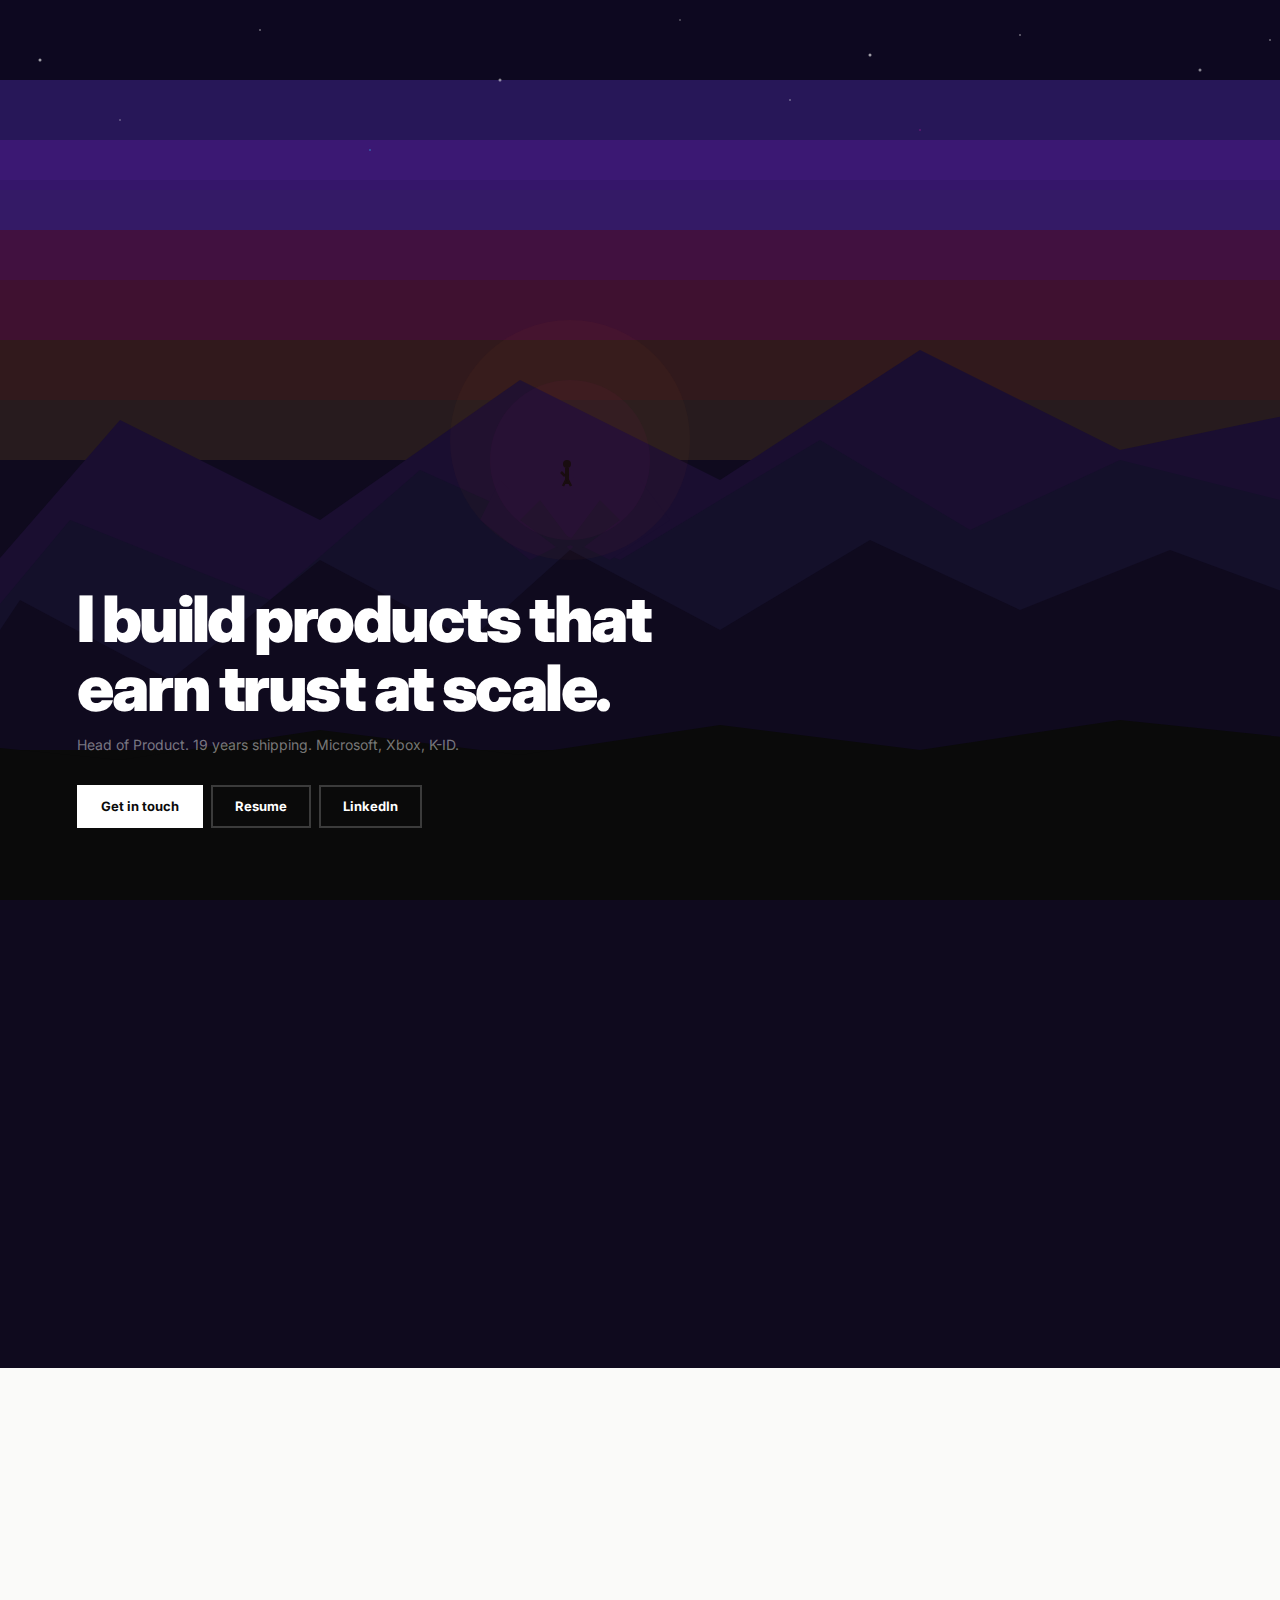
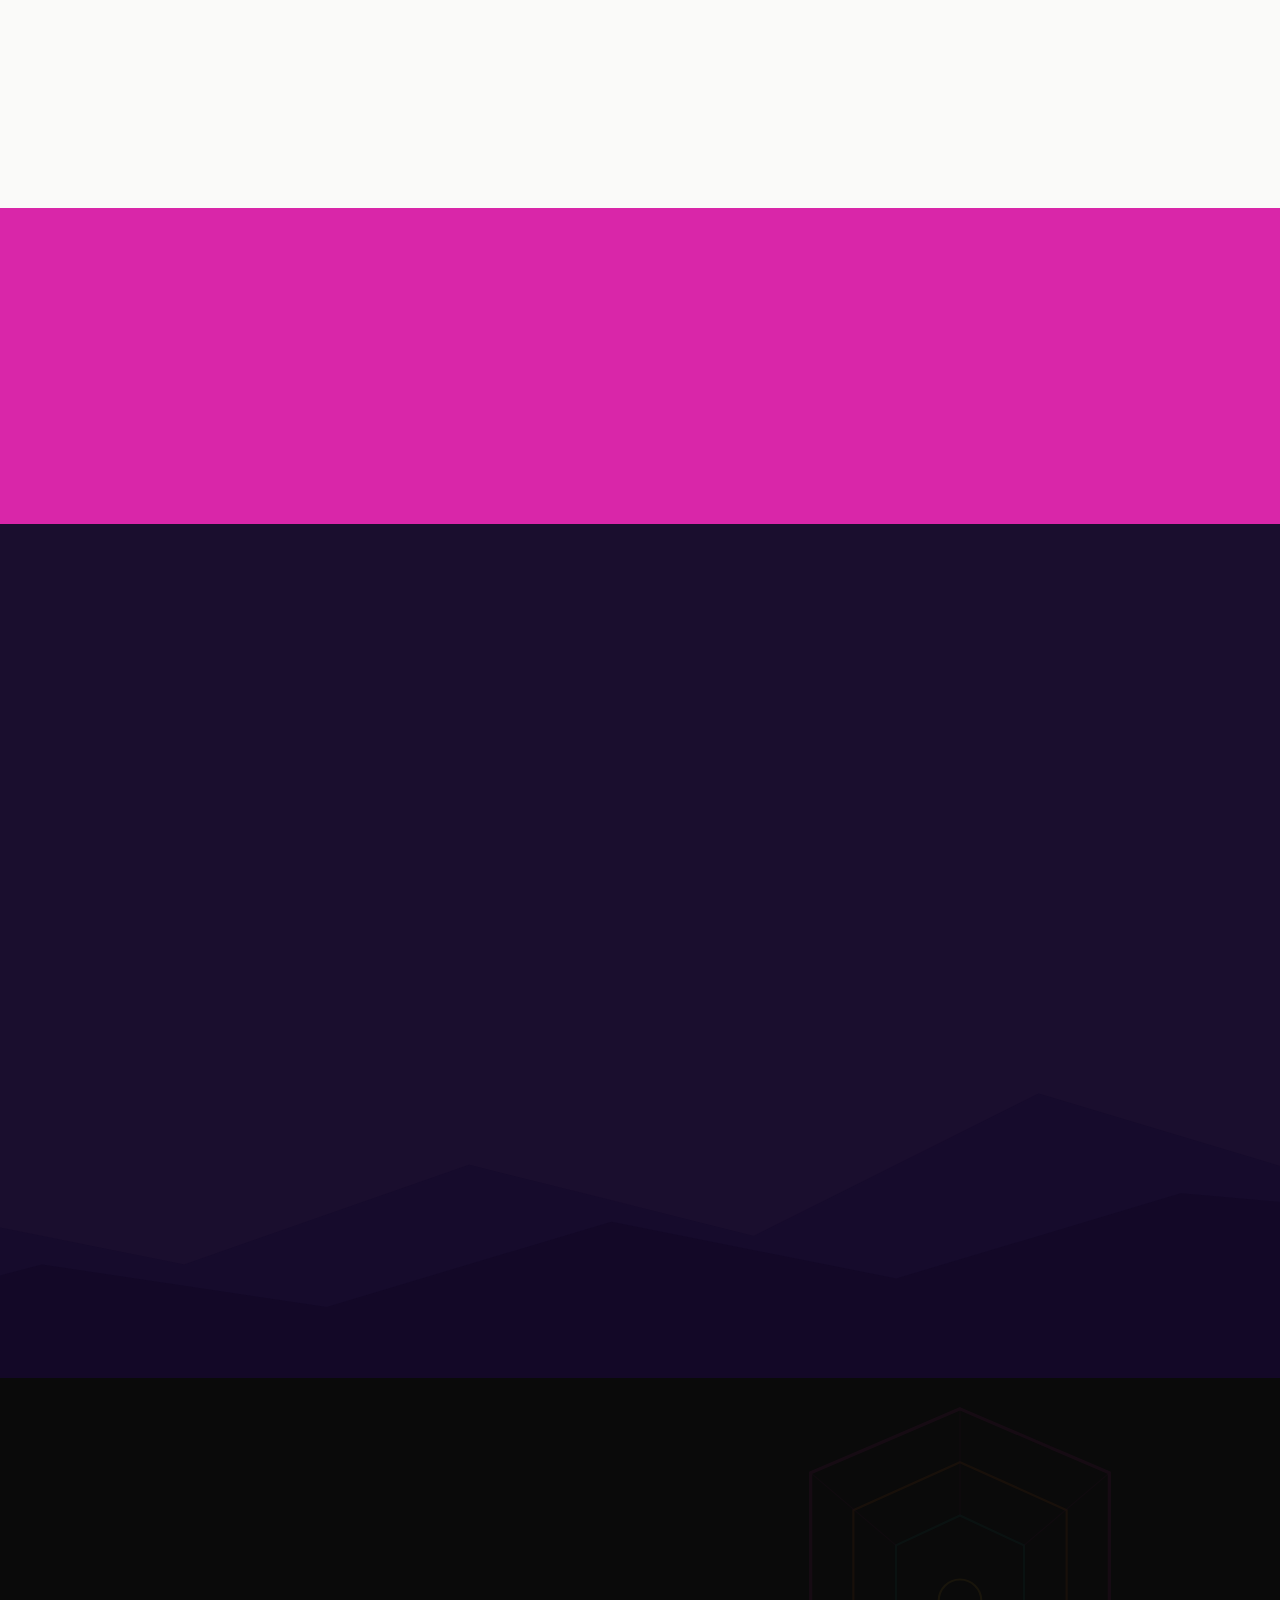
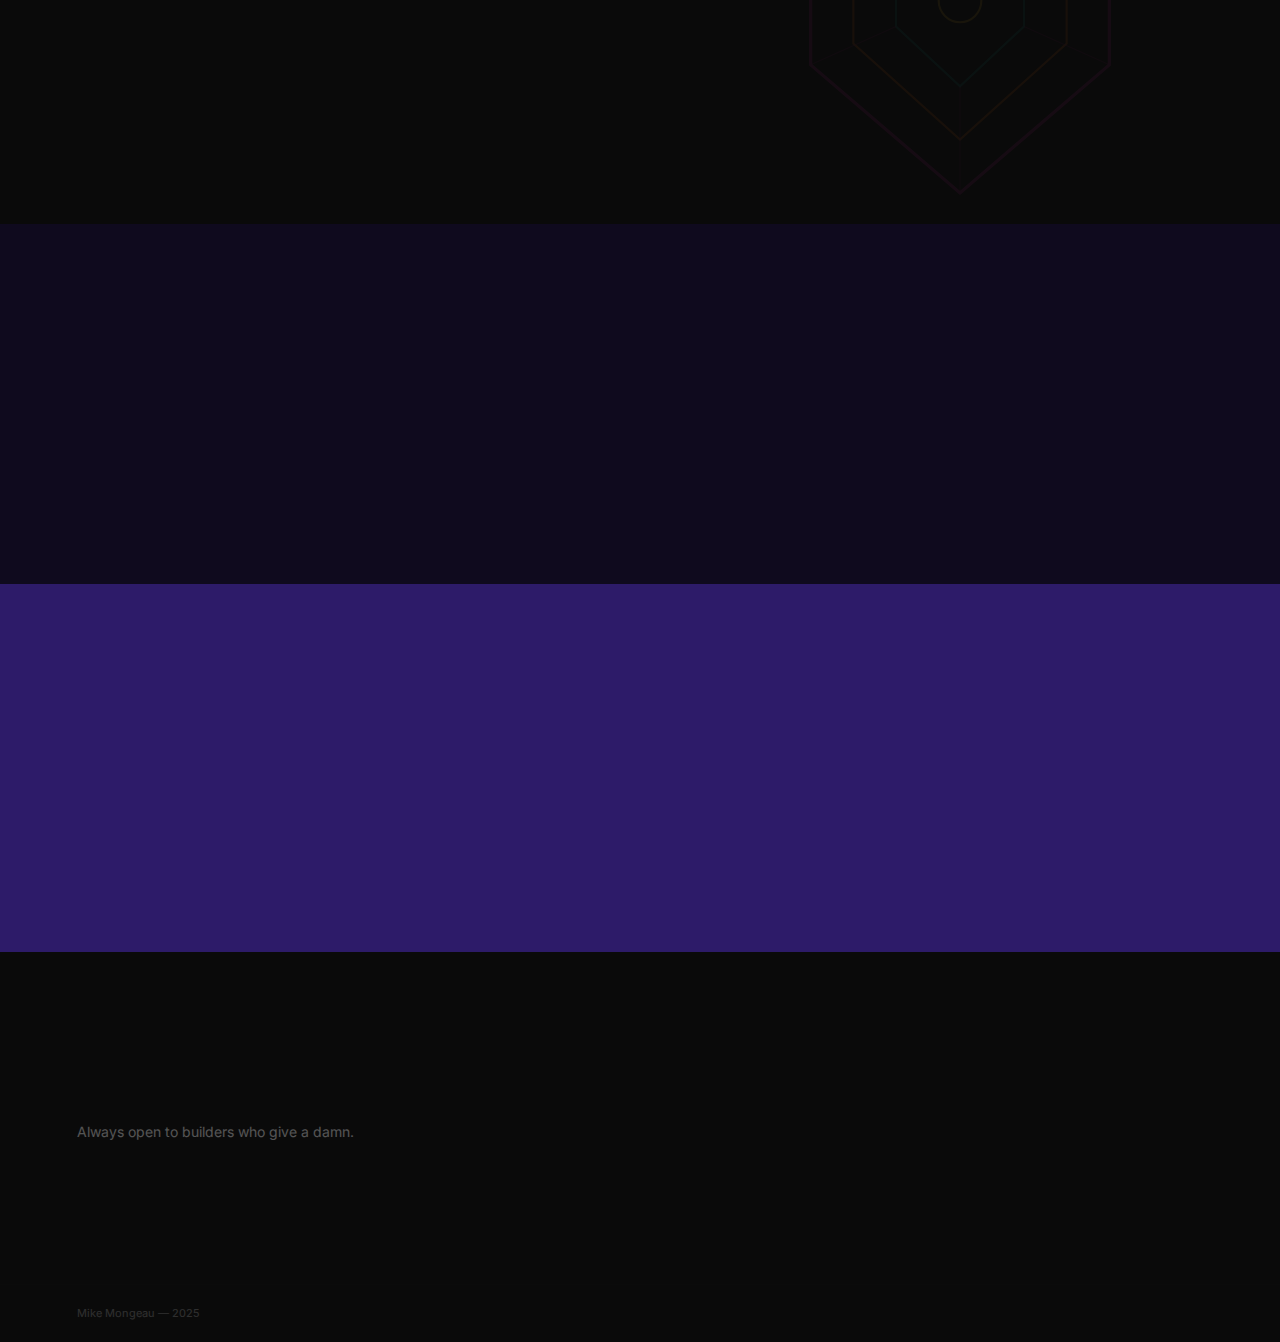
<file: cursormock/index3.html>
<!DOCTYPE html>
<html lang="en">
<head>
  <meta charset="UTF-8">
  <meta name="viewport" content="width=device-width, initial-scale=1.0">
  <title>Mike Mongeau</title>
  <link href="https://fonts.googleapis.com/css2?family=Inter:wght@400;500;600;700;800;900&display=swap" rel="stylesheet">
  <style>
    *,*::before,*::after{box-sizing:border-box;margin:0;padding:0}
    :root{
      --deep:#0f0a1e;--purple:#2d1b69;--violet:#5b21b6;
      --magenta:#d926a9;--hot:#ff2d78;--orange:#f97316;
      --amber:#fbbf24;--teal:#0d9488;--sky:#38bdf8;
      --peak:#1a0e2e;--mid:#14102a;
      --white:#fafaf9;--black:#0a0a0a;--dim:rgba(255,255,255,0.45);
    }
    html{scroll-behavior:smooth}
    body{font-family:'Inter',system-ui,sans-serif;background:var(--black);color:#fff;-webkit-font-smoothing:antialiased;line-height:1.5;overflow-x:hidden}
    a{color:inherit;text-decoration:none}
    ::selection{background:rgba(217,38,169,0.3)}

    /* ═══ HERO ═══ */
    .hero{position:relative;min-height:100dvh;display:flex;align-items:flex-end;overflow:hidden}
    .hero-scene{position:absolute;inset:0;overflow:hidden}
    .hero-scene svg{position:absolute;bottom:0;left:0;width:100%;height:100%}
    .hero-content{position:relative;z-index:10;padding:0 clamp(32px,6vw,96px) clamp(48px,8vh,80px);width:100%}
    .hero h1{font-size:clamp(32px,5.5vw,64px);font-weight:900;letter-spacing:-0.04em;line-height:1.08;max-width:640px}
    .hero-sub{margin-top:12px;font-size:14px;color:var(--dim);max-width:420px;line-height:1.6}
    .hero-actions{margin-top:28px;display:flex;gap:8px}
    .btn{padding:10px 22px;font-size:13px;font-weight:700;border:2px solid rgba(255,255,255,0.2);transition:border-color 0.15s}
    .btn:hover{border-color:rgba(255,255,255,0.6)}
    .btn-fill{background:#fff;color:var(--black);border-color:#fff}
    .btn-fill:hover{opacity:0.9;border-color:#fff}

    /* ═══ SECTIONS ═══ */
    .sec{padding:clamp(56px,10vh,100px) clamp(32px,6vw,96px)}
    .sec-label{font-size:11px;font-weight:800;letter-spacing:0.16em;text-transform:uppercase;margin-bottom:28px;opacity:0.4}

    /* ═══ THINK CARDS ═══ */
    .think{background:var(--deep)}
    .think-grid{display:grid;grid-template-columns:1fr 1fr;gap:16px;max-width:860px}
    .think-card{border-left:4px solid;padding:20px 24px;background:rgba(255,255,255,0.03)}
    .think-card:nth-child(1){border-color:var(--magenta)}
    .think-card:nth-child(2){border-color:var(--orange)}
    .think-card:nth-child(3){border-color:var(--teal)}
    .think-card:nth-child(4){border-color:var(--sky)}
    .think-card h3{font-size:15px;font-weight:800;line-height:1.35;margin-bottom:6px}
    .think-card p{font-size:12px;color:var(--dim);line-height:1.5}

    /* ═══ MOUNTAIN CHART (numbers) ═══ */
    .receipts{background:var(--white);color:var(--black)}
    .receipts .sec-label{color:var(--black)}
    .chart-wrap{max-width:860px;position:relative}
    .chart-row{display:flex;align-items:flex-end;gap:4px;height:200px;margin-bottom:16px}
    .chart-bar{flex:1;position:relative;display:flex;flex-direction:column;justify-content:flex-end;align-items:center}
    .chart-bar-fill{width:100%;transition:height 0.8s cubic-bezier(.22,1,.36,1)}
    .chart-bar:nth-child(1) .chart-bar-fill{background:var(--purple)}
    .chart-bar:nth-child(2) .chart-bar-fill{background:var(--magenta)}
    .chart-bar:nth-child(3) .chart-bar-fill{background:var(--orange)}
    .chart-bar:nth-child(4) .chart-bar-fill{background:var(--teal)}
    .chart-bar:nth-child(5) .chart-bar-fill{background:var(--hot)}
    .chart-val{position:absolute;top:-32px;font-size:20px;font-weight:900;letter-spacing:-0.02em}
    .chart-bar:nth-child(1) .chart-val{color:var(--purple)}
    .chart-bar:nth-child(2) .chart-val{color:var(--magenta)}
    .chart-bar:nth-child(3) .chart-val{color:var(--orange)}
    .chart-bar:nth-child(4) .chart-val{color:var(--teal)}
    .chart-bar:nth-child(5) .chart-val{color:var(--hot)}
    .chart-lbl{margin-top:10px;font-size:9px;font-weight:700;letter-spacing:0.06em;text-transform:uppercase;color:#999;text-align:center}

    /* ═══ TRAIL (career arc) ═══ */
    .arc{background:var(--peak);position:relative;overflow:hidden}
    .arc-scene{position:absolute;inset:0;pointer-events:none}
    .arc-scene svg{width:100%;height:100%;position:absolute;bottom:0;left:0}
    .arc-content{position:relative;z-index:2;max-width:860px}
    .arc-intro{font-size:clamp(20px,3vw,30px);font-weight:800;letter-spacing:-0.03em;line-height:1.25;margin-bottom:40px;max-width:520px}
    .trail{display:flex;flex-direction:column;gap:0;position:relative;padding-left:32px}
    .trail::before{content:'';position:absolute;left:10px;top:0;bottom:0;width:3px;background:linear-gradient(180deg,var(--magenta),var(--orange),var(--teal))}
    .wp{position:relative;padding:20px 0 28px 24px}
    .wp::before{content:'';position:absolute;left:-26px;top:24px;width:14px;height:14px;border:3px solid;background:var(--peak)}
    .wp:nth-child(1)::before{border-color:var(--magenta)}
    .wp:nth-child(2)::before{border-color:var(--orange)}
    .wp:nth-child(3)::before{border-color:var(--teal)}
    .wp:first-child::before{background:var(--magenta);box-shadow:0 0 12px rgba(217,38,169,0.5)}
    .wp-year{font-size:11px;font-weight:700;color:var(--dim);letter-spacing:0.04em;margin-bottom:6px}
    .wp h3{font-size:18px;font-weight:800;letter-spacing:-0.02em;line-height:1.25;margin-bottom:6px}
    .wp p{font-size:13px;color:var(--dim);line-height:1.6;max-width:480px}
    .wp-orgs{margin-top:10px;display:flex;gap:4px;flex-wrap:wrap}
    .wp-org{padding:2px 8px;font-size:10px;font-weight:700;border:1px solid rgba(255,255,255,0.1);color:var(--dim)}

    /* ═══ STATEMENT ═══ */
    .stmt{background:var(--magenta);padding:clamp(48px,8vh,96px) clamp(32px,6vw,96px)}
    .stmt-text{font-size:clamp(24px,4.5vw,52px);font-weight:900;letter-spacing:-0.04em;line-height:1.1;max-width:740px}

    /* ═══ NOW ═══ */
    .now{background:var(--black);position:relative;overflow:hidden}
    .now-scene{position:absolute;right:0;top:0;width:50%;height:100%;pointer-events:none}
    .now-scene svg{width:100%;height:100%}
    .now-content{position:relative;z-index:2;max-width:560px}
    .now-label{font-size:11px;font-weight:800;letter-spacing:0.16em;text-transform:uppercase;color:var(--magenta);margin-bottom:20px}
    .now h3{font-size:clamp(22px,3.5vw,36px);font-weight:900;letter-spacing:-0.03em;line-height:1.12;margin-bottom:14px}
    .now p{font-size:14px;color:var(--dim);line-height:1.7}
    .now-tags{margin-top:20px;display:flex;gap:6px;flex-wrap:wrap}
    .nt{padding:5px 12px;font-size:11px;font-weight:700;border:2px solid rgba(255,255,255,0.08)}
    .nt-aw{border-color:var(--magenta);color:var(--magenta)}

    /* ═══ QUOTE ═══ */
    .qt{background:var(--deep);display:flex;align-items:center;min-height:40vh}
    .qt-inner{border-left:5px solid var(--amber);padding-left:24px;max-width:540px}
    .qt blockquote{font-size:clamp(17px,2.2vw,24px);font-weight:700;line-height:1.4;font-style:italic}
    .qt cite{display:block;margin-top:10px;font-size:11px;font-style:normal;opacity:0.3}

    /* ═══ PROJECTS ═══ */
    .bld{background:var(--purple)}
    .bld-grid{display:grid;grid-template-columns:1fr 1fr;gap:16px;max-width:860px}
    .bld-card{border-left:4px solid;padding:24px;background:rgba(255,255,255,0.05)}
    .bld-card:nth-child(1){border-color:var(--teal)}
    .bld-card:nth-child(2){border-color:var(--amber)}
    .bld-tag{font-size:10px;font-weight:800;letter-spacing:0.08em;text-transform:uppercase;opacity:0.4;margin-bottom:10px}
    .bld-card h3{font-size:18px;font-weight:800;margin-bottom:6px;letter-spacing:-0.01em}
    .bld-card p{font-size:12px;color:var(--dim);line-height:1.6}

    /* ═══ CONTACT ═══ */
    .contact{background:var(--black)}
    .contact h2{font-size:clamp(28px,5vw,52px);font-weight:900;letter-spacing:-0.04em;line-height:1.05;margin-bottom:8px}
    .contact .sub{font-size:14px;opacity:0.3;margin-bottom:32px}
    .c-row{display:flex;gap:32px;flex-wrap:wrap}
    .c-item{display:flex;flex-direction:column;gap:3px}
    .c-item span{font-size:9px;font-weight:800;letter-spacing:0.12em;text-transform:uppercase;opacity:0.25}
    .c-item a{font-size:13px;font-weight:600;opacity:0.5;transition:opacity 0.15s}
    .c-item a:hover{opacity:1}

    .footer{padding:20px clamp(32px,6vw,96px);font-size:11px;opacity:0.15;border-top:1px solid rgba(255,255,255,0.04)}

    /* ═══ REVEAL ═══ */
    .rv{opacity:0;transform:translateY(16px);transition:opacity 0.5s ease,transform 0.5s ease}
    .rv.on{opacity:1;transform:none}

    @media(max-width:700px){
      .think-grid,.bld-grid{grid-template-columns:1fr}
      .chart-row{height:140px}
    }
  </style>
</head>
<body>

<!-- ═══ HERO: Custom SVG mountain landscape ═══ -->
<section class="hero">
  <div class="hero-scene">
    <svg viewBox="0 0 1440 900" preserveAspectRatio="xMidYMax slice" xmlns="http://www.w3.org/2000/svg">
      <!-- Sky bands (inspired by pixel art sky) -->
      <rect width="1440" height="900" fill="#0f0a1e"/>
      <rect y="0" width="1440" height="180" fill="#1a0e30"/>
      <rect y="0" width="1440" height="80" fill="#0d0820"/>

      <!-- Color sky bands - hard edge cuts -->
      <rect y="80" width="1440" height="60" fill="#2d1b69" opacity="0.7"/>
      <rect y="140" width="1440" height="50" fill="#5b21b6" opacity="0.5"/>
      <rect y="190" width="1440" height="40" fill="#7c3aed" opacity="0.35"/>
      <rect y="230" width="1440" height="50" fill="#d926a9" opacity="0.25"/>
      <rect y="280" width="1440" height="60" fill="#ff2d78" opacity="0.2"/>
      <rect y="340" width="1440" height="60" fill="#f97316" opacity="0.15"/>
      <rect y="400" width="1440" height="60" fill="#fbbf24" opacity="0.1"/>

      <!-- Stars -->
      <circle cx="120" cy="60" r="1.5" fill="#fff" opacity="0.6"/>
      <circle cx="340" cy="30" r="1" fill="#fff" opacity="0.4"/>
      <circle cx="580" cy="80" r="1.5" fill="#fff" opacity="0.5"/>
      <circle cx="760" cy="20" r="1" fill="#fff" opacity="0.3"/>
      <circle cx="950" cy="55" r="1.5" fill="#fff" opacity="0.6"/>
      <circle cx="1100" cy="35" r="1" fill="#fff" opacity="0.4"/>
      <circle cx="1280" cy="70" r="1.5" fill="#fff" opacity="0.5"/>
      <circle cx="200" cy="120" r="1" fill="#fff" opacity="0.3"/>
      <circle cx="870" cy="100" r="1" fill="#fff" opacity="0.35"/>
      <circle cx="1350" cy="40" r="1" fill="#fff" opacity="0.4"/>
      <circle cx="450" cy="150" r="1" fill="#38bdf8" opacity="0.4"/>
      <circle cx="1000" cy="130" r="1" fill="#d926a9" opacity="0.3"/>

      <!-- Distant mountains (back layer) -->
      <polygon points="0,650 200,420 400,520 600,380 800,480 1000,350 1200,450 1440,400 1440,900 0,900" fill="#1a0e30"/>

      <!-- Mid mountains -->
      <polygon points="0,700 150,520 350,600 500,470 700,560 900,440 1050,530 1200,460 1440,520 1440,900 0,900" fill="#14102a"/>

      <!-- Foreground mountains with color tints -->
      <polygon points="0,750 100,600 250,680 400,560 550,640 650,550 800,630 950,540 1100,610 1250,550 1440,620 1440,900 0,900" fill="#0f0a1e"/>

      <!-- Summit peak (where the figure stands) -->
      <polygon points="580,480 650,550 720,480 750,520 690,560 650,540 610,560 560,520" fill="#1a0e30"/>
      <polygon points="620,500 650,540 680,500 700,520 660,550 650,545 640,550 600,520" fill="#14102a"/>

      <!-- Figure silhouette on the peak -->
      <g transform="translate(647, 468)">
        <!-- Body -->
        <rect x="-2" y="0" width="4" height="16" fill="#0a0a0a"/>
        <!-- Head -->
        <circle cx="0" cy="-4" r="4" fill="#0a0a0a"/>
        <!-- Arms -->
        <line x1="-6" y1="4" x2="-2" y2="8" stroke="#0a0a0a" stroke-width="2.5"/>
        <line x1="6" y1="4" x2="2" y2="8" stroke="#0a0a0a" stroke-width="2.5"/>
        <!-- Legs -->
        <line x1="-4" y1="18" x2="-1" y2="12" stroke="#0a0a0a" stroke-width="2.5"/>
        <line x1="4" y1="18" x2="1" y2="12" stroke="#0a0a0a" stroke-width="2.5"/>
        <!-- Backpack hint -->
        <rect x="2" y="2" width="5" height="8" rx="1" fill="#1a0e30"/>
      </g>

      <!-- Atmospheric glow behind figure -->
      <circle cx="650" cy="460" r="80" fill="#d926a9" opacity="0.04"/>
      <circle cx="650" cy="440" r="120" fill="#f97316" opacity="0.03"/>

      <!-- Foreground dark base -->
      <rect y="750" width="1440" height="200" fill="#0a0a0a"/>
      <polygon points="0,740 200,760 400,730 600,755 800,725 1000,750 1200,720 1440,745 1440,770 0,770" fill="#0a0a0a"/>
    </svg>
  </div>

  <div class="hero-content">
    <h1 class="rv">I build products that earn trust at scale.</h1>
    <p class="hero-sub rv">Head of Product. 19 years shipping. Microsoft, Xbox, K-ID.</p>
    <div class="hero-actions rv">
      <a href="mailto:mike@mikemongeau.com" class="btn btn-fill">Get in touch</a>
      <a href="Resume.pdf" class="btn">Resume</a>
      <a href="https://linkedin.com/in/mikemongeau" class="btn">LinkedIn</a>
    </div>
  </div>
</section>

<!-- ═══ HOW I THINK ═══ -->
<section class="sec think">
  <div class="sec-label rv">How I Think</div>
  <div class="think-grid rv">
    <div class="think-card"><h3>If you wrote that PRD before talking to a user, it's not a spec. It's a story you made up.</h3><p>Discovery doesn't polish ideas. It buries the wrong ones -- fast.</p></div>
    <div class="think-card"><h3>Capacity doesn't stretch. It trades.</h3><p>Every yes is a silent no. The only question is whether you saw it leave.</p></div>
    <div class="think-card"><h3>The only real freedom: choosing your attitude when you can't choose your reality.</h3><p>Your power to respond is limitless. Your power to control what happens is zero.</p></div>
    <div class="think-card"><h3>Ship the version that embarrasses you.</h3><p>If it doesn't make you wince, you launched too late.</p></div>
  </div>
</section>

<!-- ═══ THE RECEIPTS: Mountain bar chart ═══ -->
<section class="sec receipts">
  <div class="sec-label rv">The Receipts</div>
  <div class="chart-wrap rv">
    <div class="chart-row" id="chart">
      <div class="chart-bar"><div class="chart-val">5x</div><div class="chart-bar-fill" data-h="65"></div><div class="chart-lbl">Account<br>growth</div></div>
      <div class="chart-bar"><div class="chart-val">+21%</div><div class="chart-bar-fill" data-h="45"></div><div class="chart-lbl">MAU<br>growth</div></div>
      <div class="chart-bar"><div class="chart-val">$32M</div><div class="chart-bar-fill" data-h="80"></div><div class="chart-lbl">ARR<br>shaped</div></div>
      <div class="chart-bar"><div class="chart-val">1.3M</div><div class="chart-bar-fill" data-h="55"></div><div class="chart-lbl">Seats<br>added</div></div>
      <div class="chart-bar"><div class="chart-val">+266%</div><div class="chart-bar-fill" data-h="90"></div><div class="chart-lbl">Acct<br>creation</div></div>
    </div>
  </div>
</section>

<!-- ═══ STATEMENT ═══ -->
<section class="stmt">
  <div class="stmt-text rv">I don't just ship features. I build systems of trust that let people do what matters most.</div>
</section>

<!-- ═══ THE ARC: Trail illustration ═══ -->
<section class="sec arc">
  <div class="arc-scene">
    <svg viewBox="0 0 1440 600" preserveAspectRatio="xMidYMax slice" xmlns="http://www.w3.org/2000/svg">
      <polygon points="0,600 200,480 400,520 600,450 800,500 1000,400 1200,460 1440,380 1440,600 0,600" fill="#12082a" opacity="0.5"/>
      <polygon points="0,600 300,520 500,550 700,490 900,530 1100,470 1440,500 1440,600 0,600" fill="#0f0620" opacity="0.4"/>
    </svg>
  </div>
  <div class="arc-content">
    <div class="sec-label rv">The Arc</div>
    <div class="arc-intro rv">19 years. Three waypoints. One constant: build what matters.</div>
    <div class="trail rv">
      <div class="wp">
        <div class="wp-year">2022 — Now</div>
        <h3>Leading product for trust at scale.</h3>
        <p>$32M ARR for Xbox families. TIME Best Inventions. Now building the compliance backbone of the internet at K-ID.</p>
        <div class="wp-orgs"><span class="wp-org">Xbox</span><span class="wp-org">K-ID</span></div>
      </div>
      <div class="wp">
        <div class="wp-year">2017 — 2022</div>
        <h3>Turned support into growth. AI into seats.</h3>
        <p>1.3M paid seats with AI. 700+ stakeholders. Microsoft's highest-performing support program.</p>
        <div class="wp-orgs"><span class="wp-org">Windows</span><span class="wp-org">M365</span></div>
      </div>
      <div class="wp">
        <div class="wp-year">2006 — 2017</div>
        <h3>Built empathy from the ground up.</h3>
        <p>Frontline support to product. Thousands of conversations. Best instincts come from listening.</p>
        <div class="wp-orgs"><span class="wp-org">Windows</span><span class="wp-org">SharePoint</span><span class="wp-org">Phone</span></div>
      </div>
    </div>
  </div>
</section>

<!-- ═══ NOW ═══ -->
<section class="sec now">
  <div class="now-scene">
    <svg viewBox="0 0 600 500" preserveAspectRatio="xMidYMid slice" xmlns="http://www.w3.org/2000/svg">
      <!-- Shield / trust infrastructure illustration -->
      <g transform="translate(300,250)" opacity="0.06">
        <!-- Outer shield -->
        <path d="M0,-180 L140,-120 L140,60 L0,180 L-140,60 L-140,-120 Z" fill="none" stroke="#d926a9" stroke-width="3"/>
        <!-- Mid shield -->
        <path d="M0,-130 L100,-85 L100,40 L0,130 L-100,40 L-100,-85 Z" fill="none" stroke="#f97316" stroke-width="2"/>
        <!-- Inner shield -->
        <path d="M0,-80 L60,-52 L60,24 L0,80 L-60,24 L-60,-52 Z" fill="none" stroke="#0d9488" stroke-width="2"/>
        <!-- Core -->
        <circle r="20" fill="none" stroke="#fbbf24" stroke-width="2"/>
        <!-- Connection lines -->
        <line x1="0" y1="-180" x2="0" y2="-80" stroke="#d926a9" stroke-width="1" opacity="0.5"/>
        <line x1="140" y1="-120" x2="60" y2="-52" stroke="#d926a9" stroke-width="1" opacity="0.5"/>
        <line x1="-140" y1="-120" x2="-60" y2="-52" stroke="#d926a9" stroke-width="1" opacity="0.5"/>
        <line x1="140" y1="60" x2="60" y2="24" stroke="#d926a9" stroke-width="1" opacity="0.5"/>
        <line x1="-140" y1="60" x2="-60" y2="24" stroke="#d926a9" stroke-width="1" opacity="0.5"/>
        <line x1="0" y1="180" x2="0" y2="80" stroke="#d926a9" stroke-width="1" opacity="0.5"/>
      </g>
    </svg>
  </div>
  <div class="now-content">
    <div class="now-label rv">Now</div>
    <h3 class="rv">Building the compliance backbone of the internet.</h3>
    <p class="rv">Head of Product at K-ID. Shipped age verification for Snap, Discord, Twitch, Hasbro, Konami, Supercell. Meta adopted our AgeKey standards.</p>
    <div class="now-tags rv">
      <span class="nt nt-aw">TIME Best Inventions 2025</span>
      <span class="nt nt-aw">Fast Company Next Big Thing</span>
      <span class="nt">6.3M verified users</span>
      <span class="nt">5x growth</span>
      <span class="nt">2x MRR in 3 months</span>
    </div>
  </div>
</section>

<!-- ═══ QUOTE ═══ -->
<section class="sec qt">
  <div class="qt-inner rv">
    <blockquote>"How you do anything is how you do everything. And if you do it well, it can be beautiful, no matter what it is."</blockquote>
    <cite>— Epictetus</cite>
  </div>
</section>

<!-- ═══ BUILDING ═══ -->
<section class="sec bld">
  <div class="sec-label rv">Building on the Side</div>
  <div class="bld-grid rv">
    <div class="bld-card"><div class="bld-tag">Building 2025</div><h3>SquadUp</h3><p>Kid-first platform for safe community. Real friendships, digital citizenship, the space kids deserve.</p></div>
    <div class="bld-card"><div class="bld-tag">Sold 2006</div><h3>NewsReactor</h3><p>Bootstrapped to 15K monthly visits. 5K community. Successful exit.</p></div>
  </div>
</section>

<!-- ═══ CONTACT ═══ -->
<section class="sec contact">
  <h2 class="rv">Let's build what matters.</h2>
  <div class="sub rv">Always open to builders who give a damn.</div>
  <div class="c-row rv">
    <div class="c-item"><span>Email</span><a href="mailto:mike@mikemongeau.com">mike@mikemongeau.com</a></div>
    <div class="c-item"><span>LinkedIn</span><a href="https://linkedin.com/in/mikemongeau">mikemongeau</a></div>
    <div class="c-item"><span>Phone</span><a href="tel:7632349932">763-234-9932</a></div>
    <div class="c-item"><span>Resume</span><a href="Resume.pdf">Download PDF</a></div>
    <div class="c-item"><span>Location</span><a href="#">Seattle, WA</a></div>
  </div>
</section>

<footer class="footer">Mike Mongeau — 2025</footer>

<script>
// Reveals
const io=new IntersectionObserver(es=>es.forEach(e=>{if(e.isIntersecting)e.target.classList.add('on')}),{threshold:0.08});
document.querySelectorAll('.rv').forEach(el=>io.observe(el));

// Animate chart bars
const cio=new IntersectionObserver(es=>{es.forEach(e=>{if(!e.isIntersecting)return;e.target.querySelectorAll('.chart-bar-fill').forEach((b,i)=>{setTimeout(()=>{b.style.height=b.dataset.h+'%'},i*120)});cio.unobserve(e.target)})},{threshold:0.3});
const chart=document.getElementById('chart');
if(chart){chart.querySelectorAll('.chart-bar-fill').forEach(b=>b.style.height='0');cio.observe(chart)}
</script>
</body>
</html>
</file>
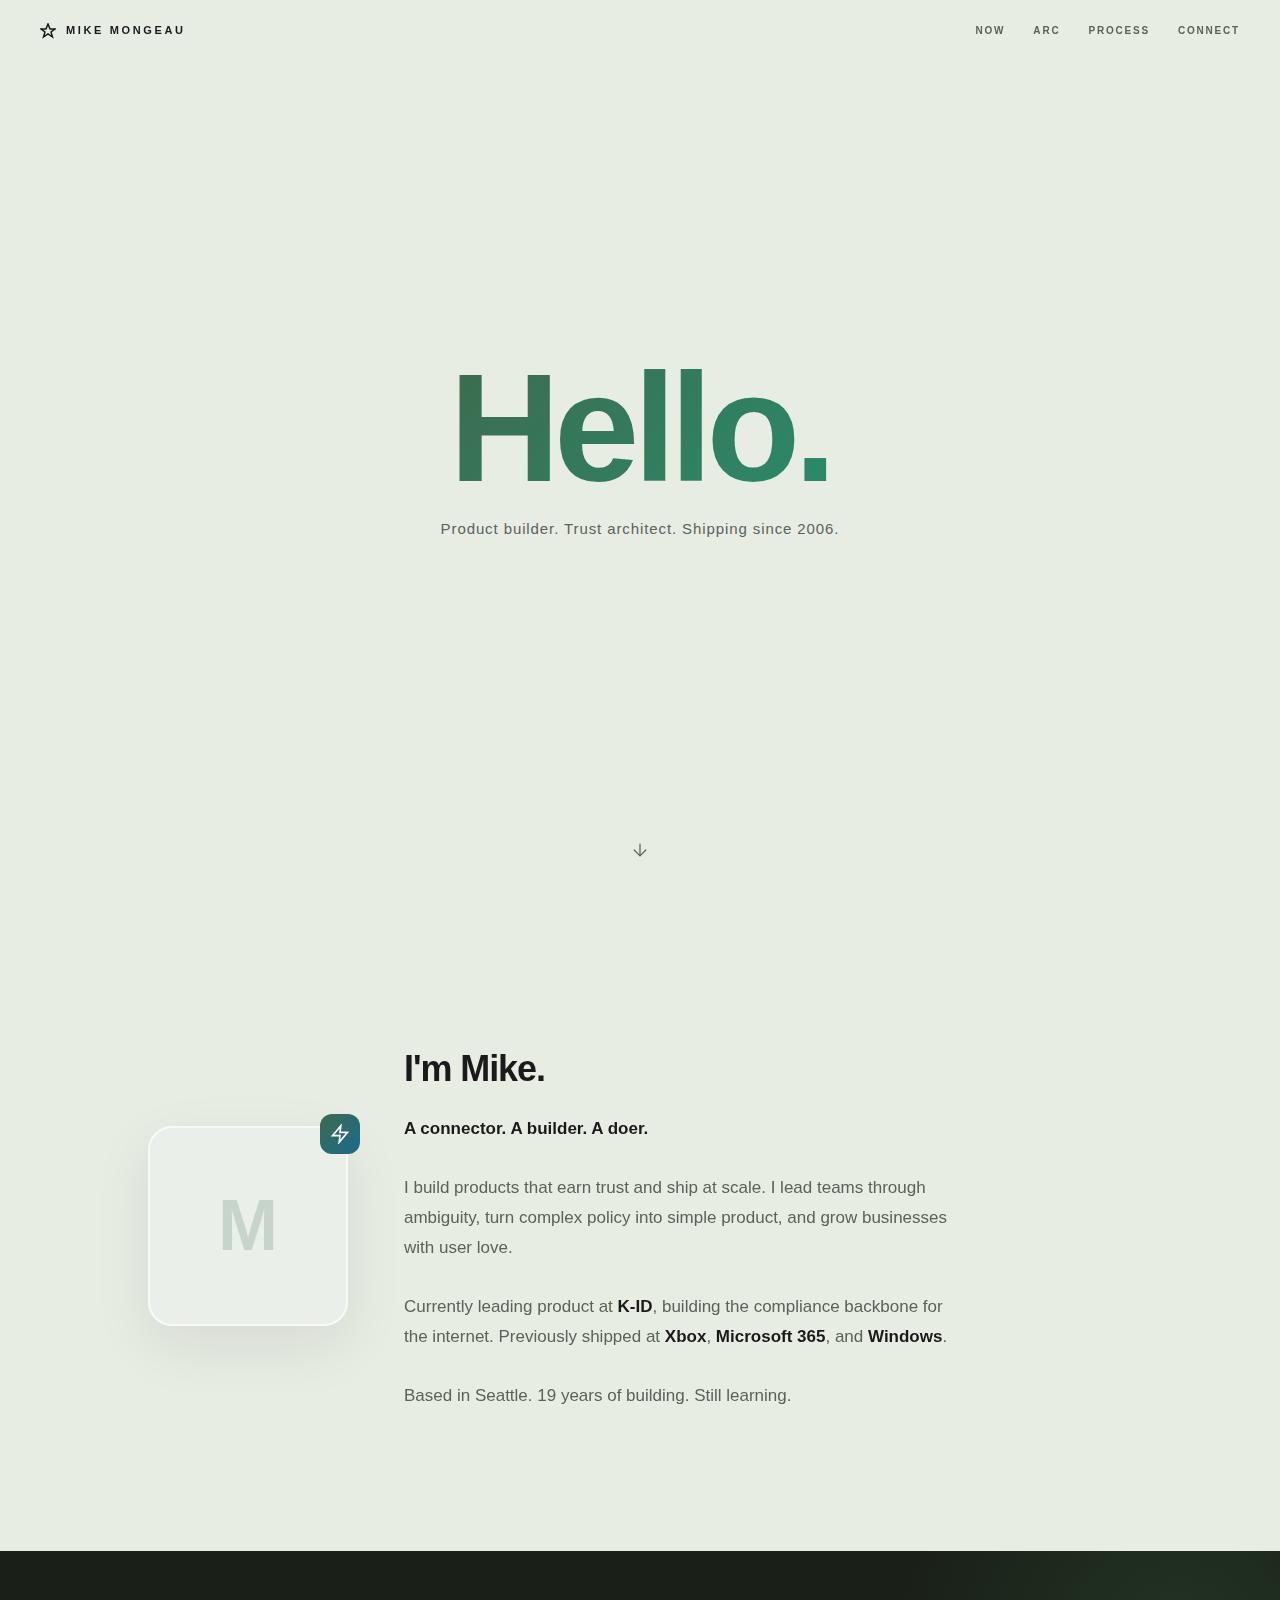
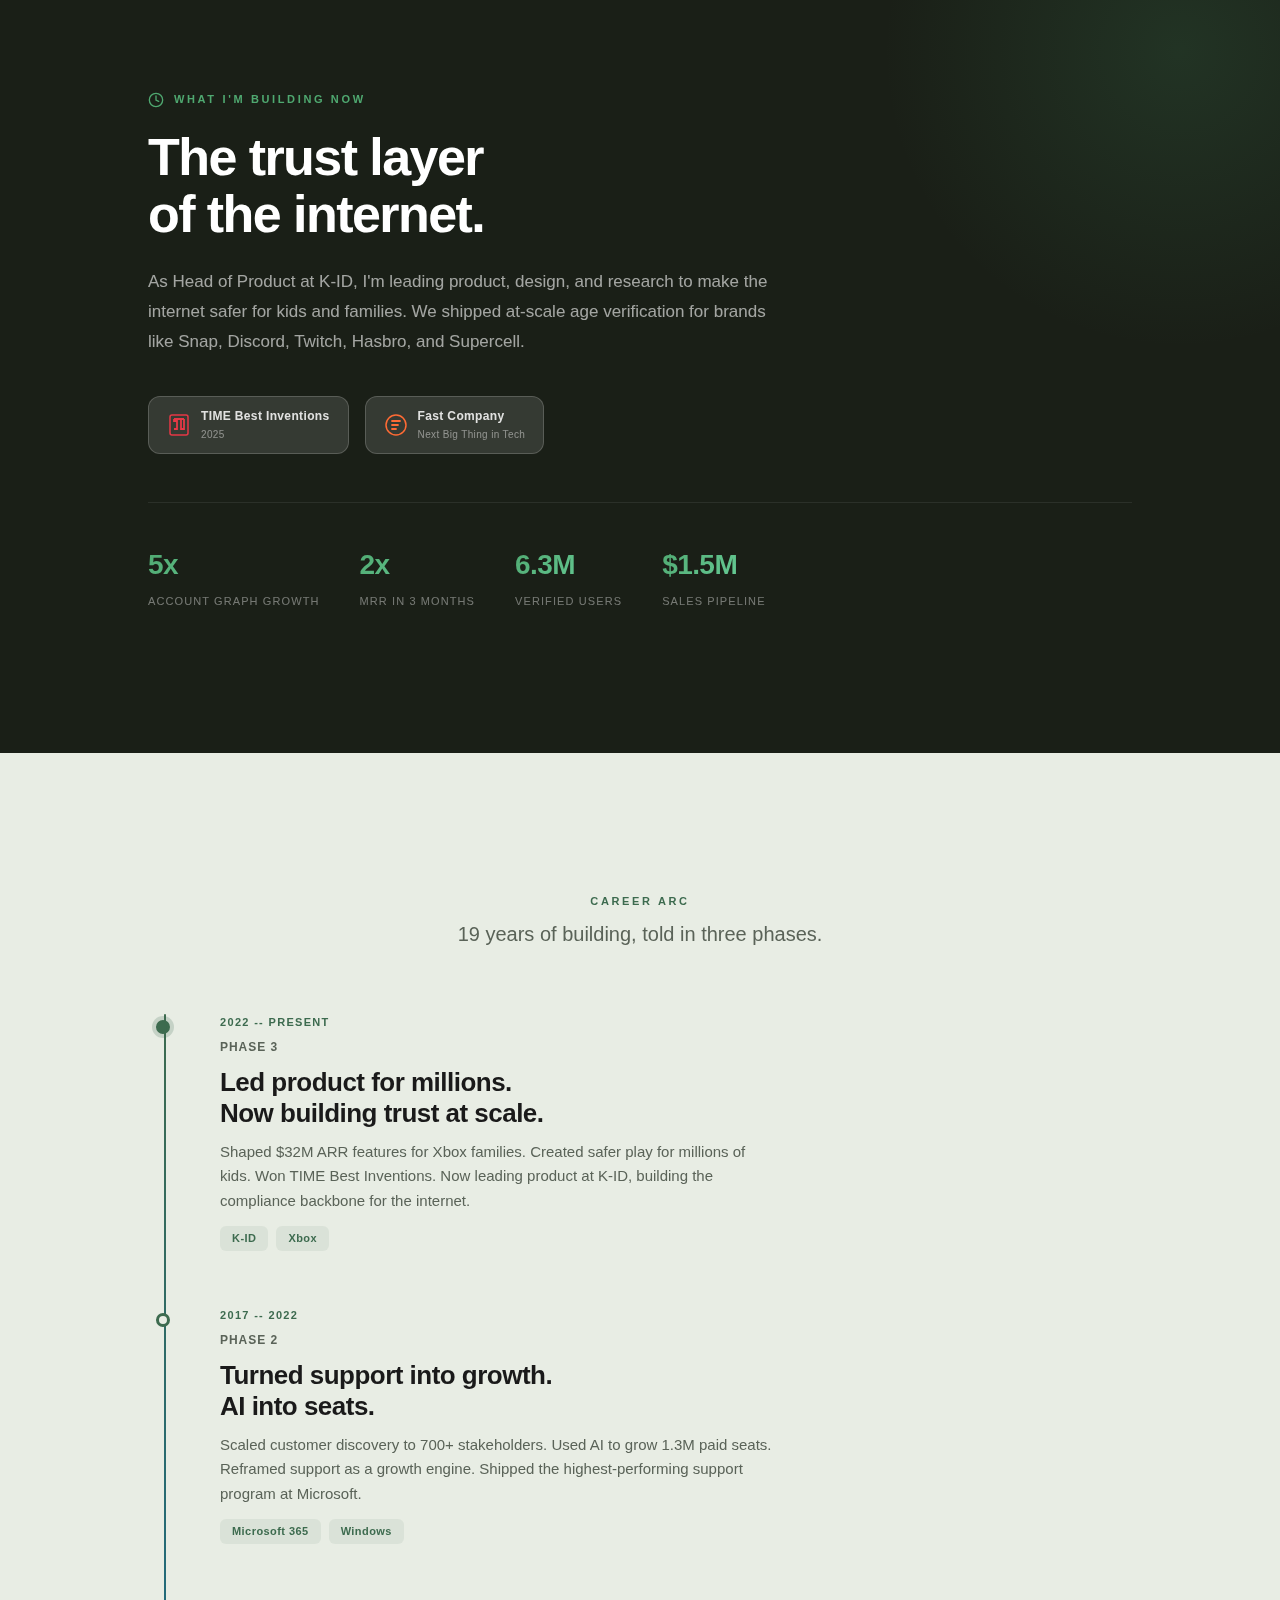
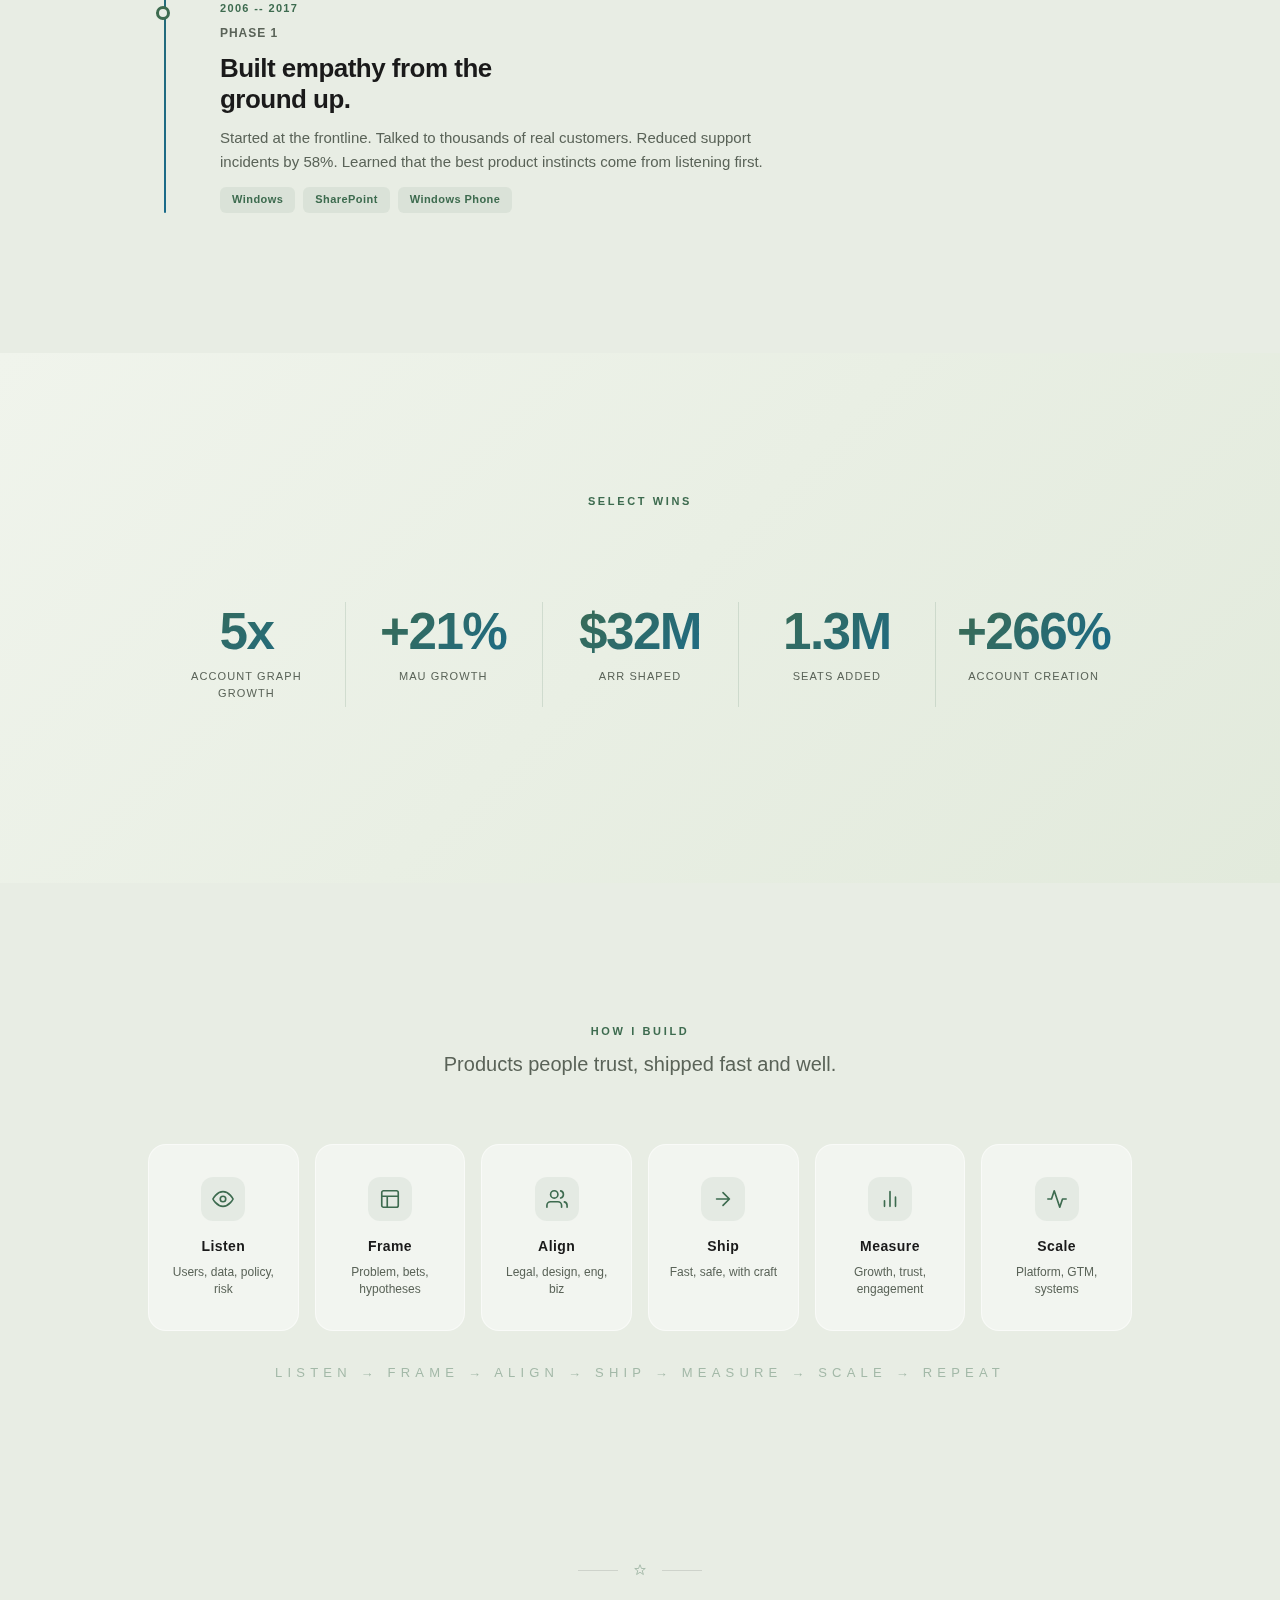
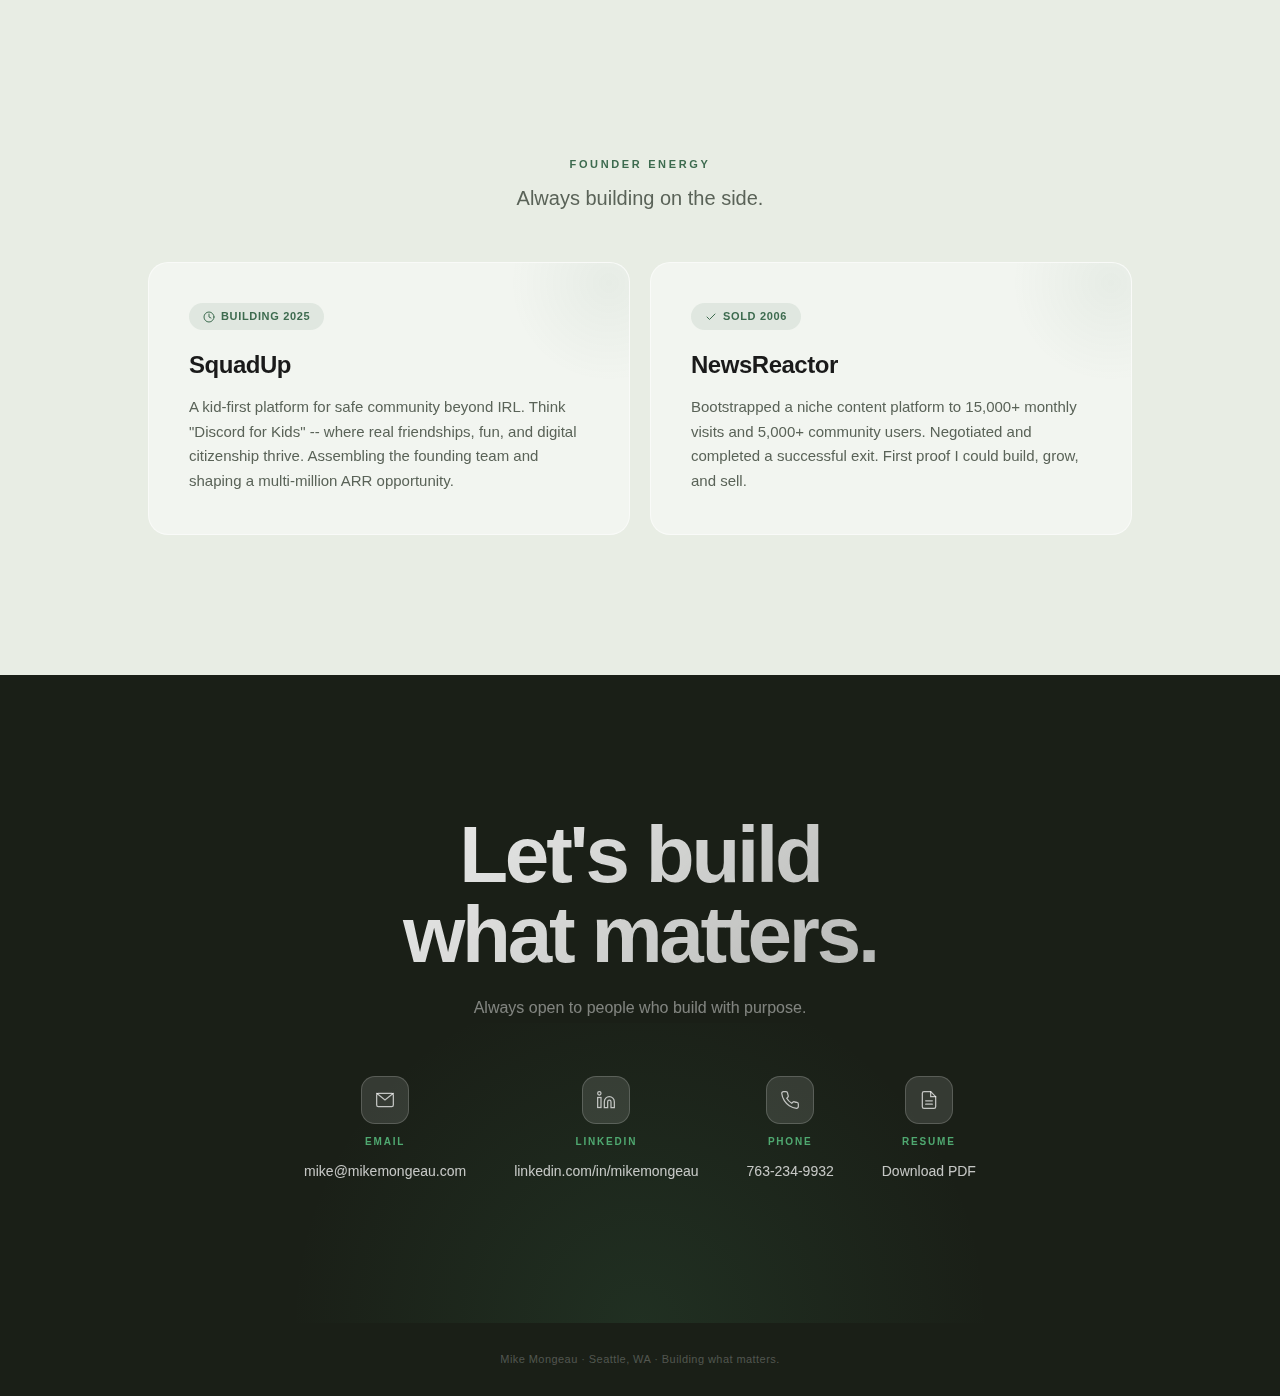
<file: cursormock/index5.html>
<!DOCTYPE html>
<!-- saved from url=(0080)file:///Users/mikemongeau/Development/MikeMongeau.com/resume/index2.html#process -->
<html lang="en"><head><meta http-equiv="Content-Type" content="text/html; charset=UTF-8">
  
  <meta name="viewport" content="width=device-width, initial-scale=1.0">
  <title>Mike Mongeau</title>
  <link rel="preconnect" href="https://fonts.googleapis.com/">
  <link rel="preconnect" href="https://fonts.gstatic.com/" crossorigin="">
  <link href="./indexPrettyGood_files/css2" rel="stylesheet">
  <style>
    /* ═══════════════════════════════════════════
       RESET & FOUNDATIONS
       ═══════════════════════════════════════════ */
    *, *::before, *::after { box-sizing: border-box; margin: 0; padding: 0; }

    :root {
      --bg: #e8ede4;
      --bg-dark: #1a1f17;
      --text: #1a1a1a;
      --text-light: #fff;
      --muted: #5a6358;
      --accent: #3d6b4f;
      --accent-bright: #4fa870;
      --gradient-1: #3d6b4f;
      --gradient-2: #2a8a6a;
      --gradient-3: #1a6b8a;
      --card-bg: rgba(255,255,255,0.45);
      --card-border: rgba(255,255,255,0.5);
      --glass-bg: rgba(255,255,255,0.12);
      --glass-border: rgba(255,255,255,0.18);
    }

    html { scroll-behavior: smooth; }

    body {
      font-family: 'Inter', -apple-system, BlinkMacSystemFont, 'Segoe UI', sans-serif;
      background: var(--bg);
      color: var(--text);
      line-height: 1.6;
      font-size: 16px;
      -webkit-font-smoothing: antialiased;
      overflow-x: hidden;
    }

    a { color: inherit; text-decoration: none; }

    /* ═══════════════════════════════════════════
       ANIMATED PARTICLES
       ═══════════════════════════════════════════ */
    #particles-canvas {
      position: fixed;
      top: 0; left: 0;
      width: 100%; height: 100%;
      pointer-events: none;
      z-index: 0;
    }

    /* ═══════════════════════════════════════════
       FIXED NAV
       ═══════════════════════════════════════════ */
    .nav {
      position: fixed; top: 0; left: 0; right: 0;
      z-index: 100;
      padding: 22px 40px;
      display: flex; justify-content: space-between; align-items: center;
      font-size: 11px; font-weight: 600;
      letter-spacing: 0.24em; text-transform: uppercase;
      transition: all 0.5s ease;
    }

    .nav.scrolled {
      background: rgba(232,237,228,0.8);
      backdrop-filter: blur(20px);
      -webkit-backdrop-filter: blur(20px);
      box-shadow: 0 1px 0 rgba(0,0,0,0.05);
    }

    .nav.dark { color: #fff; }
    .nav.dark.scrolled {
      background: rgba(26,31,23,0.85);
    }

    .nav-brand { display: flex; align-items: center; gap: 10px; }
    .nav-brand svg { width: 16px; height: 16px; }

    .nav-links { display: flex; gap: 28px; }
    .nav-links a {
      color: var(--muted); font-size: 10px;
      letter-spacing: 0.18em;
      transition: color 0.2s; position: relative;
    }
    .nav-links a::after {
      content: ''; position: absolute;
      bottom: -4px; left: 0; width: 0; height: 1px;
      background: var(--accent); transition: width 0.3s;
    }
    .nav-links a:hover { color: var(--text); }
    .nav-links a:hover::after { width: 100%; }

    /* ═══════════════════════════════════════════
       UTILITY
       ═══════════════════════════════════════════ */
    .content { position: relative; z-index: 1; }
    .container { max-width: 1080px; margin: 0 auto; padding: 0 48px; }
    .section { padding: 140px 0; }

    .icon-sm { width: 20px; height: 20px; display: inline-block; vertical-align: middle; }
    .icon-md { width: 32px; height: 32px; }
    .icon-lg { width: 48px; height: 48px; }

    /* ═══════════════════════════════════════════
       HERO — full viewport, bold, animated
       ═══════════════════════════════════════════ */
    .hero {
      min-height: 100vh;
      display: flex; flex-direction: column;
      align-items: center; justify-content: center;
      position: relative;
      background: var(--bg);
    }

    .hero-greeting {
      font-size: clamp(72px, 12vw, 160px);
      font-weight: 900;
      letter-spacing: -0.04em;
      line-height: 0.9;
      text-align: center;
      background: linear-gradient(135deg, var(--gradient-1), var(--gradient-2), var(--gradient-3));
      -webkit-background-clip: text;
      -webkit-text-fill-color: transparent;
      background-clip: text;
      animation: gradientShift 8s ease-in-out infinite;
      background-size: 200% 200%;
    }

    @keyframes gradientShift {
      0%, 100% { background-position: 0% 50%; }
      50% { background-position: 100% 50%; }
    }

    .hero-sub {
      margin-top: 20px;
      font-size: 15px;
      font-weight: 400;
      color: var(--muted);
      letter-spacing: 0.06em;
    }

    .scroll-hint {
      position: absolute;
      bottom: 40px;
      left: 50%;
      transform: translateX(-50%);
      display: flex; flex-direction: column; align-items: center; gap: 8px;
      color: var(--muted);
      font-size: 10px;
      letter-spacing: 0.2em;
      text-transform: uppercase;
      animation: float 2s ease-in-out infinite;
    }

    .scroll-hint svg {
      width: 20px; height: 20px;
      stroke: var(--muted);
    }

    @keyframes float {
      0%, 100% { transform: translateX(-50%) translateY(0); }
      50% { transform: translateX(-50%) translateY(8px); }
    }

    /* ═══════════════════════════════════════════
       INTRO — photo + text, side by side
       ═══════════════════════════════════════════ */
    .intro-grid {
      display: grid;
      grid-template-columns: auto 1fr;
      gap: 56px;
      align-items: center;
    }

    .intro-photo-wrap {
      position: relative;
    }

    .intro-photo {
      width: 200px; height: 200px;
      border-radius: 24px;
      overflow: hidden;
      background: var(--card-bg);
      border: 2px solid var(--card-border);
      box-shadow: 0 20px 60px rgba(0,0,0,0.08);
    }

    .intro-photo img {
      width: 100%; height: 100%; object-fit: cover;
    }

    .intro-photo-accent {
      position: absolute;
      top: -12px; right: -12px;
      width: 40px; height: 40px;
      border-radius: 12px;
      background: linear-gradient(135deg, var(--gradient-1), var(--gradient-3));
      display: flex; align-items: center; justify-content: center;
    }

    .intro-photo-accent svg { width: 20px; height: 20px; stroke: #fff; fill: none; }

    .intro-text h2 {
      font-size: 36px; font-weight: 900;
      letter-spacing: -0.03em; margin-bottom: 16px;
    }

    .intro-text p {
      font-size: 17px; line-height: 1.75;
      color: var(--muted); max-width: 560px;
    }

    .intro-text p strong { color: var(--text); font-weight: 600; }

    /* ═══════════════════════════════════════════
       NOW — dark section, inverted
       ═══════════════════════════════════════════ */
    .now-section {
      background: var(--bg-dark);
      color: var(--text-light);
      position: relative;
      overflow: hidden;
    }

    .now-section::before {
      content: '';
      position: absolute;
      top: -200px; right: -200px;
      width: 600px; height: 600px;
      background: radial-gradient(circle, rgba(79,168,112,0.15), transparent 70%);
      pointer-events: none;
    }

    .now-label {
      font-size: 11px; font-weight: 700;
      letter-spacing: 0.24em; text-transform: uppercase;
      color: var(--accent-bright);
      margin-bottom: 20px;
      display: flex; align-items: center; gap: 10px;
    }

    .now-label svg { width: 16px; height: 16px; stroke: var(--accent-bright); fill: none; }

    .now-section h2 {
      font-size: clamp(32px, 5vw, 52px);
      font-weight: 900; letter-spacing: -0.03em;
      margin-bottom: 24px; line-height: 1.1;
      max-width: 700px;
    }

    .now-section > .container > p {
      font-size: 17px; line-height: 1.75;
      color: rgba(255,255,255,0.6);
      max-width: 640px; margin-bottom: 40px;
    }

    .award-row {
      display: flex; flex-wrap: wrap; gap: 16px; margin-bottom: 32px;
    }

    .award {
      display: flex; align-items: center; gap: 10px;
      padding: 10px 18px;
      background: var(--glass-bg);
      border: 1px solid var(--glass-border);
      border-radius: 12px;
      backdrop-filter: blur(8px);
      -webkit-backdrop-filter: blur(8px);
    }

    .award svg { width: 24px; height: 24px; flex-shrink: 0; }

    .award-text {
      font-size: 12px; font-weight: 600;
      letter-spacing: 0.03em;
      color: rgba(255,255,255,0.85);
    }

    .award-text small { display: block; font-weight: 400; color: rgba(255,255,255,0.45); font-size: 10px; }

    .metrics-row {
      display: flex; flex-wrap: wrap; gap: 40px; margin-top: 48px;
      padding-top: 40px;
      border-top: 1px solid rgba(255,255,255,0.08);
    }

    .metric { }
    .metric strong {
      display: block; font-size: 28px; font-weight: 900; letter-spacing: -0.02em;
      background: linear-gradient(135deg, var(--accent-bright), #6dd5a0);
      -webkit-background-clip: text; -webkit-text-fill-color: transparent;
      background-clip: text;
    }
    .metric span { font-size: 11px; color: rgba(255,255,255,0.4); letter-spacing: 0.1em; text-transform: uppercase; }

    /* ═══════════════════════════════════════════
       CAREER ARC
       ═══════════════════════════════════════════ */
    .arc-label {
      text-align: center;
      font-size: 11px; font-weight: 700;
      letter-spacing: 0.24em; text-transform: uppercase;
      color: var(--accent); margin-bottom: 8px;
    }

    .arc-subtitle {
      text-align: center;
      font-size: 20px; font-weight: 300;
      color: var(--muted); margin-bottom: 64px;
    }

    .timeline {
      position: relative;
      padding-left: 48px;
    }

    .timeline::before {
      content: '';
      position: absolute;
      left: 16px; top: 0; bottom: 0;
      width: 2px;
      background: linear-gradient(180deg, var(--accent), var(--gradient-3));
      border-radius: 2px;
    }

    .timeline-item {
      position: relative;
      margin-bottom: 56px;
      padding-left: 24px;
    }

    .timeline-item:last-child { margin-bottom: 0; }

    .timeline-dot {
      position: absolute;
      left: -40px; top: 6px;
      width: 14px; height: 14px;
      border-radius: 50%;
      background: var(--bg);
      border: 3px solid var(--accent);
      z-index: 2;
    }

    .timeline-item:first-child .timeline-dot {
      background: var(--accent);
      box-shadow: 0 0 0 4px rgba(61,107,79,0.2);
    }

    .timeline-years {
      font-size: 11px; font-weight: 700;
      letter-spacing: 0.12em; text-transform: uppercase;
      color: var(--accent); margin-bottom: 6px;
    }

    .timeline-phase {
      font-size: 12px; font-weight: 600;
      color: var(--muted); letter-spacing: 0.08em;
      text-transform: uppercase; margin-bottom: 10px;
    }

    .timeline-title {
      font-size: 26px; font-weight: 800;
      letter-spacing: -0.02em; margin-bottom: 10px; line-height: 1.2;
    }

    .timeline-desc {
      font-size: 15px; color: var(--muted); line-height: 1.65;
      max-width: 560px;
    }

    .timeline-orgs {
      margin-top: 12px;
      display: flex; gap: 8px; flex-wrap: wrap;
    }

    .org-tag {
      padding: 4px 12px;
      background: rgba(61,107,79,0.08);
      border-radius: 6px;
      font-size: 11px; font-weight: 600;
      color: var(--accent); letter-spacing: 0.04em;
    }

    /* ═══════════════════════════════════════════
       SELECT WINS — bold, visual
       ═══════════════════════════════════════════ */
    .wins-section {
      background: linear-gradient(135deg, #f0f4ec, #e2eadc);
    }

    .wins-label {
      text-align: center;
      font-size: 11px; font-weight: 700;
      letter-spacing: 0.24em; text-transform: uppercase;
      color: var(--accent); margin-bottom: 56px;
    }

    .wins-grid {
      display: grid;
      grid-template-columns: repeat(5, 1fr);
      gap: 0;
    }

    .win {
      text-align: center;
      padding: 40px 16px;
      position: relative;
    }

    .win + .win::before {
      content: '';
      position: absolute; left: 0; top: 20%; bottom: 20%;
      width: 1px;
      background: var(--accent);
      opacity: 0.15;
    }

    .win-number {
      font-size: clamp(36px, 4vw, 52px);
      font-weight: 900; letter-spacing: -0.03em;
      line-height: 1;
      background: linear-gradient(135deg, var(--gradient-1), var(--gradient-3));
      -webkit-background-clip: text; -webkit-text-fill-color: transparent;
      background-clip: text;
      margin-bottom: 10px;
    }

    .win-label {
      font-size: 11px; color: var(--muted);
      letter-spacing: 0.1em; text-transform: uppercase;
      font-weight: 500;
    }

    /* ═══════════════════════════════════════════
       HOW I BUILD — SVG icons, clean
       ═══════════════════════════════════════════ */
    .process-label {
      text-align: center;
      font-size: 11px; font-weight: 700;
      letter-spacing: 0.24em; text-transform: uppercase;
      color: var(--accent); margin-bottom: 8px;
    }

    .process-subtitle {
      text-align: center;
      font-size: 20px; font-weight: 300;
      color: var(--muted); margin-bottom: 64px;
    }

    .process-grid {
      display: grid;
      grid-template-columns: repeat(6, 1fr);
      gap: 16px;
    }

    .process-step {
      text-align: center;
      padding: 32px 16px;
      background: var(--card-bg);
      border: 1px solid var(--card-border);
      border-radius: 18px;
      transition: transform 0.25s ease, box-shadow 0.25s ease;
      position: relative;
      overflow: hidden;
    }

    .process-step::before {
      content: '';
      position: absolute; top: 0; left: 0; right: 0; height: 3px;
      background: linear-gradient(90deg, var(--gradient-1), var(--gradient-3));
      opacity: 0;
      transition: opacity 0.25s;
    }

    .process-step:hover {
      transform: translateY(-6px);
      box-shadow: 0 16px 48px rgba(0,0,0,0.08);
    }

    .process-step:hover::before { opacity: 1; }

    .process-icon {
      width: 44px; height: 44px;
      margin: 0 auto 14px;
      display: flex; align-items: center; justify-content: center;
      background: rgba(61,107,79,0.08);
      border-radius: 12px;
    }

    .process-icon svg {
      width: 22px; height: 22px;
      stroke: var(--accent); fill: none;
      stroke-width: 1.8; stroke-linecap: round; stroke-linejoin: round;
    }

    .process-name {
      font-size: 14px; font-weight: 700;
      letter-spacing: 0.03em;
      margin-bottom: 6px;
    }

    .process-desc {
      font-size: 12px; color: var(--muted); line-height: 1.45;
    }

    .process-flow {
      display: flex; justify-content: center;
      margin-top: 32px; gap: 0;
    }

    .flow-arrow {
      color: var(--accent); font-size: 13px;
      letter-spacing: 0.4em; opacity: 0.4;
    }

    /* ═══════════════════════════════════════════
       SIDE PROJECTS
       ═══════════════════════════════════════════ */
    .projects-label {
      text-align: center;
      font-size: 11px; font-weight: 700;
      letter-spacing: 0.24em; text-transform: uppercase;
      color: var(--accent); margin-bottom: 8px;
    }

    .projects-subtitle {
      text-align: center;
      font-size: 20px; font-weight: 300;
      color: var(--muted); margin-bottom: 48px;
    }

    .projects-grid {
      display: grid; grid-template-columns: repeat(2, 1fr);
      gap: 20px;
    }

    .project-card {
      padding: 40px;
      background: var(--card-bg);
      border: 1px solid var(--card-border);
      border-radius: 20px;
      transition: transform 0.25s ease, box-shadow 0.25s ease;
      position: relative; overflow: hidden;
    }

    .project-card::after {
      content: '';
      position: absolute; top: -80px; right: -80px;
      width: 200px; height: 200px;
      background: radial-gradient(circle, rgba(61,107,79,0.06), transparent 70%);
      pointer-events: none;
    }

    .project-card:hover {
      transform: translateY(-4px);
      box-shadow: 0 12px 40px rgba(0,0,0,0.06);
    }

    .project-tag {
      display: inline-flex; align-items: center; gap: 6px;
      padding: 5px 14px;
      background: rgba(61,107,79,0.1);
      border-radius: 100px;
      font-size: 11px; font-weight: 700;
      color: var(--accent); letter-spacing: 0.06em;
      text-transform: uppercase; margin-bottom: 16px;
    }

    .project-tag svg { width: 12px; height: 12px; stroke: var(--accent); fill: none; }

    .project-card h3 {
      font-size: 24px; font-weight: 800;
      letter-spacing: -0.02em; margin-bottom: 10px;
    }

    .project-card p {
      font-size: 15px; color: var(--muted); line-height: 1.65;
    }

    /* ═══════════════════════════════════════════
       CONNECT — CTA
       ═══════════════════════════════════════════ */
    .connect-section {
      background: var(--bg-dark);
      color: var(--text-light);
      text-align: center;
      position: relative; overflow: hidden;
    }

    .connect-section::before {
      content: '';
      position: absolute;
      bottom: -300px; left: 50%; transform: translateX(-50%);
      width: 800px; height: 600px;
      background: radial-gradient(circle, rgba(79,168,112,0.12), transparent 70%);
      pointer-events: none;
    }

    .connect-section h2 {
      font-size: clamp(40px, 7vw, 80px);
      font-weight: 900; letter-spacing: -0.04em;
      line-height: 1;
      background: linear-gradient(135deg, #fff, rgba(255,255,255,0.6));
      -webkit-background-clip: text; -webkit-text-fill-color: transparent;
      background-clip: text;
      margin-bottom: 20px;
    }

    .connect-section > .container > p {
      font-size: 16px; color: rgba(255,255,255,0.45);
      margin-bottom: 56px;
    }

    .connect-grid {
      display: flex; justify-content: center;
      gap: 48px; flex-wrap: wrap;
    }

    .connect-item {
      display: flex; flex-direction: column; align-items: center; gap: 10px;
      transition: transform 0.2s;
    }

    .connect-item:hover { transform: translateY(-3px); }

    .connect-icon {
      width: 48px; height: 48px;
      border-radius: 14px;
      background: var(--glass-bg);
      border: 1px solid var(--glass-border);
      display: flex; align-items: center; justify-content: center;
    }

    .connect-icon svg { width: 20px; height: 20px; stroke: rgba(255,255,255,0.7); fill: none; }

    .connect-item span {
      font-size: 10px; font-weight: 700;
      letter-spacing: 0.18em; text-transform: uppercase;
      color: var(--accent-bright);
    }

    .connect-item strong {
      font-size: 14px; font-weight: 500;
      color: rgba(255,255,255,0.75);
    }

    /* ═══════════════════════════════════════════
       FOOTER
       ═══════════════════════════════════════════ */
    .footer {
      text-align: center; padding: 28px 0;
      font-size: 11px; color: rgba(255,255,255,0.25);
      background: var(--bg-dark);
      letter-spacing: 0.04em;
    }

    /* ═══════════════════════════════════════════
       DIVIDER
       ═══════════════════════════════════════════ */
    .divider-line {
      display: flex; align-items: center; justify-content: center;
      gap: 16px; padding: 40px 0;
    }
    .divider-line span {
      width: 40px; height: 1px;
      background: rgba(26,26,26,0.12);
    }
    .divider-line svg {
      width: 12px; height: 12px;
      stroke: var(--accent); fill: none; opacity: 0.4;
    }

    /* ═══════════════════════════════════════════
       RESPONSIVE
       ═══════════════════════════════════════════ */
    @media (max-width: 900px) {
      .container { padding: 0 28px; }
      .section { padding: 100px 0; }
      .intro-grid { grid-template-columns: 1fr; text-align: center; gap: 32px; }
      .intro-photo-wrap { justify-self: center; }
      .intro-text p { max-width: 100%; }
      .wins-grid { grid-template-columns: repeat(3, 1fr); }
      .win + .win::before { display: none; }
      .process-grid { grid-template-columns: repeat(3, 1fr); }
      .projects-grid { grid-template-columns: 1fr; }
      .metrics-row { gap: 24px; }
      .connect-grid { gap: 32px; }
      .nav-links { display: none; }
    }

    @media (max-width: 600px) {
      .wins-grid { grid-template-columns: repeat(2, 1fr); }
      .process-grid { grid-template-columns: repeat(2, 1fr); }
    }

    /* ═══════════════════════════════════════════
       FADE-IN
       ═══════════════════════════════════════════ */
    .reveal {
      opacity: 0;
      transform: translateY(32px);
      transition: opacity 0.8s cubic-bezier(0.16, 1, 0.3, 1),
                  transform 0.8s cubic-bezier(0.16, 1, 0.3, 1);
    }
    .reveal.visible {
      opacity: 1; transform: translateY(0);
    }
    .reveal-delay-1 { transition-delay: 0.1s; }
    .reveal-delay-2 { transition-delay: 0.2s; }
    .reveal-delay-3 { transition-delay: 0.3s; }
  </style>
</head>
<body>

  <!-- ═══ ANIMATED PARTICLES ═══ -->
  <canvas id="particles-canvas" width="1912" height="5430"></canvas>

  <!-- ═══ NAV ═══ -->
  <nav class="nav" id="nav">
    <div class="nav-brand">
      <svg viewBox="0 0 16 16" fill="none" stroke="currentColor" stroke-width="1.5">
        <path d="M8 1l2 5h5l-4 3 1.5 5L8 11l-4.5 3L5 9 1 6h5z"></path>
      </svg>
      MIKE MONGEAU
    </div>
    <div class="nav-links">
      <a href="file:///Users/mikemongeau/Development/MikeMongeau.com/resume/index2.html#now">Now</a>
      <a href="file:///Users/mikemongeau/Development/MikeMongeau.com/resume/index2.html#arc">Arc</a>
      <a href="file:///Users/mikemongeau/Development/MikeMongeau.com/resume/index2.html#process">Process</a>
      <a href="file:///Users/mikemongeau/Development/MikeMongeau.com/resume/index2.html#connect">Connect</a>
    </div>
  </nav>

  <main class="content">

    <!-- ═══ HERO ═══ -->
    <section class="hero">
      <div class="hero-greeting">Hello.</div>
      <div class="hero-sub">Product builder. Trust architect. Shipping since 2006.</div>
      <div class="scroll-hint">
        <svg viewBox="0 0 24 24" fill="none" stroke-width="1.5" stroke-linecap="round">
          <path d="M12 5v14M19 12l-7 7-7-7"></path>
        </svg>
      </div>
    </section>

    <!-- ═══ INTRO ═══ -->
    <section class="section">
      <div class="container">
        <div class="intro-grid reveal visible">
          <div class="intro-photo-wrap">
            <div class="intro-photo"><div style="width:100%;height:100%;display:flex;align-items:center;justify-content:center;font-size:72px;font-weight:900;color:rgba(61,107,79,0.2);background:rgba(61,107,79,0.04);">M</div></div>
            <div class="intro-photo-accent">
              <svg viewBox="0 0 24 24" stroke-width="2" stroke-linecap="round"><path d="M13 2L3 14h9l-1 8 10-12h-9l1-8z"></path></svg>
            </div>
          </div>
          <div class="intro-text">
            <h2>I'm Mike.</h2>
            <p>
              <strong>A connector. A builder. A doer.</strong><br><br>
              I build products that earn trust and ship at scale. I lead teams through ambiguity,
              turn complex policy into simple product, and grow businesses with user love.
              <br><br>
              Currently leading product at <strong>K-ID</strong>, building the compliance backbone
              for the internet. Previously shipped at <strong>Xbox</strong>, <strong>Microsoft 365</strong>,
              and <strong>Windows</strong>.
              <br><br>
              Based in Seattle. 19 years of building. Still learning.
            </p>
          </div>
        </div>
      </div>
    </section>

    <!-- ═══ NOW (dark) ═══ -->
    <section class="section now-section" id="now">
      <div class="container">
        <div class="now-label reveal visible">
          <svg viewBox="0 0 24 24" stroke-width="2" stroke-linecap="round"><circle cx="12" cy="12" r="10"></circle><path d="M12 6v6l4 2"></path></svg>
          What I'm building now
        </div>
        <h2 class="reveal reveal-delay-1 visible">The trust layer<br>of the internet.</h2>
        <p class="reveal reveal-delay-2 visible">
          As Head of Product at K-ID, I'm leading product, design, and research to make the internet
          safer for kids and families. We shipped at-scale age verification for brands like
          Snap, Discord, Twitch, Hasbro, and Supercell.
        </p>

        <div class="award-row reveal reveal-delay-2 visible">
          <!-- TIME Best Inventions -->
          <div class="award">
            <svg viewBox="0 0 24 24" width="24" height="24">
              <rect x="3" y="2" width="18" height="20" rx="2" fill="none" stroke="#e63946" stroke-width="1.5"></rect>
              <path d="M7 6h10M7 6v2h3v8H7M14 6v10h3V6" stroke="#e63946" stroke-width="1.8" fill="none"></path>
            </svg>
            <div class="award-text">
              TIME Best Inventions
              <small>2025</small>
            </div>
          </div>
          <!-- Fast Company -->
          <div class="award">
            <svg viewBox="0 0 24 24" width="24" height="24">
              <circle cx="12" cy="12" r="10" fill="none" stroke="#ff6b35" stroke-width="1.5"></circle>
              <path d="M8 8h8M8 12h6M8 16h4" stroke="#ff6b35" stroke-width="1.8" stroke-linecap="round"></path>
            </svg>
            <div class="award-text">
              Fast Company
              <small>Next Big Thing in Tech</small>
            </div>
          </div>
        </div>

        <div class="metrics-row reveal reveal-delay-3 visible">
          <div class="metric">
            <strong>5x</strong>
            <span>Account graph growth</span>
          </div>
          <div class="metric">
            <strong>2x</strong>
            <span>MRR in 3 months</span>
          </div>
          <div class="metric">
            <strong>6.3M</strong>
            <span>Verified users</span>
          </div>
          <div class="metric">
            <strong>$1.5M</strong>
            <span>Sales pipeline</span>
          </div>
        </div>
      </div>
    </section>

    <!-- ═══ CAREER ARC ═══ -->
    <section class="section" id="arc">
      <div class="container">
        <div class="arc-label reveal visible">Career Arc</div>
        <div class="arc-subtitle reveal visible">19 years of building, told in three phases.</div>

        <div class="timeline reveal visible">
          <div class="timeline-item">
            <div class="timeline-dot"></div>
            <div class="timeline-years">2022 -- Present</div>
            <div class="timeline-phase">Phase 3</div>
            <div class="timeline-title">Led product for millions.<br>Now building trust at scale.</div>
            <div class="timeline-desc">
              Shaped $32M ARR features for Xbox families. Created safer play for millions of kids.
              Won TIME Best Inventions. Now leading product at K-ID, building the compliance
              backbone for the internet.
            </div>
            <div class="timeline-orgs">
              <span class="org-tag">K-ID</span>
              <span class="org-tag">Xbox</span>
            </div>
          </div>
          <div class="timeline-item">
            <div class="timeline-dot"></div>
            <div class="timeline-years">2017 -- 2022</div>
            <div class="timeline-phase">Phase 2</div>
            <div class="timeline-title">Turned support into growth.<br>AI into seats.</div>
            <div class="timeline-desc">
              Scaled customer discovery to 700+ stakeholders. Used AI to grow 1.3M paid seats.
              Reframed support as a growth engine. Shipped the highest-performing support program
              at Microsoft.
            </div>
            <div class="timeline-orgs">
              <span class="org-tag">Microsoft 365</span>
              <span class="org-tag">Windows</span>
            </div>
          </div>
          <div class="timeline-item">
            <div class="timeline-dot"></div>
            <div class="timeline-years">2006 -- 2017</div>
            <div class="timeline-phase">Phase 1</div>
            <div class="timeline-title">Built empathy from the<br>ground up.</div>
            <div class="timeline-desc">
              Started at the frontline. Talked to thousands of real customers. Reduced support
              incidents by 58%. Learned that the best product instincts come from listening first.
            </div>
            <div class="timeline-orgs">
              <span class="org-tag">Windows</span>
              <span class="org-tag">SharePoint</span>
              <span class="org-tag">Windows Phone</span>
            </div>
          </div>
        </div>
      </div>
    </section>

    <!-- ═══ SELECT WINS ═══ -->
    <section class="section wins-section">
      <div class="container">
        <div class="wins-label reveal visible">Select Wins</div>
        <div class="wins-grid reveal visible">
          <div class="win">
            <div class="win-number">5x</div>
            <div class="win-label">Account graph growth</div>
          </div>
          <div class="win">
            <div class="win-number">+21%</div>
            <div class="win-label">MAU growth</div>
          </div>
          <div class="win">
            <div class="win-number">$32M</div>
            <div class="win-label">ARR shaped</div>
          </div>
          <div class="win">
            <div class="win-number">1.3M</div>
            <div class="win-label">Seats added</div>
          </div>
          <div class="win">
            <div class="win-number">+266%</div>
            <div class="win-label">Account creation</div>
          </div>
        </div>
      </div>
    </section>

    <!-- ═══ HOW I BUILD ═══ -->
    <section class="section" id="process">
      <div class="container">
        <div class="process-label reveal visible">How I Build</div>
        <div class="process-subtitle reveal visible">Products people trust, shipped fast and well.</div>

        <div class="process-grid reveal visible">
          <!-- Listen -->
          <div class="process-step">
            <div class="process-icon">
              <svg viewBox="0 0 24 24"><path d="M1 12s4-8 11-8 11 8 11 8-4 8-11 8S1 12 1 12z"></path><circle cx="12" cy="12" r="3"></circle></svg>
            </div>
            <div class="process-name">Listen</div>
            <div class="process-desc">Users, data, policy, risk</div>
          </div>
          <!-- Frame -->
          <div class="process-step">
            <div class="process-icon">
              <svg viewBox="0 0 24 24"><rect x="3" y="3" width="18" height="18" rx="2"></rect><path d="M3 9h18M9 21V9"></path></svg>
            </div>
            <div class="process-name">Frame</div>
            <div class="process-desc">Problem, bets, hypotheses</div>
          </div>
          <!-- Align -->
          <div class="process-step">
            <div class="process-icon">
              <svg viewBox="0 0 24 24"><path d="M17 21v-2a4 4 0 00-4-4H5a4 4 0 00-4 4v2"></path><circle cx="9" cy="7" r="4"></circle><path d="M23 21v-2a4 4 0 00-3-3.87M16 3.13a4 4 0 010 7.75"></path></svg>
            </div>
            <div class="process-name">Align</div>
            <div class="process-desc">Legal, design, eng, biz</div>
          </div>
          <!-- Ship -->
          <div class="process-step">
            <div class="process-icon">
              <svg viewBox="0 0 24 24"><path d="M5 12h14M12 5l7 7-7 7"></path></svg>
            </div>
            <div class="process-name">Ship</div>
            <div class="process-desc">Fast, safe, with craft</div>
          </div>
          <!-- Measure -->
          <div class="process-step">
            <div class="process-icon">
              <svg viewBox="0 0 24 24"><path d="M18 20V10M12 20V4M6 20v-6"></path></svg>
            </div>
            <div class="process-name">Measure</div>
            <div class="process-desc">Growth, trust, engagement</div>
          </div>
          <!-- Scale -->
          <div class="process-step">
            <div class="process-icon">
              <svg viewBox="0 0 24 24"><polyline points="22 12 18 12 15 21 9 3 6 12 2 12"></polyline></svg>
            </div>
            <div class="process-name">Scale</div>
            <div class="process-desc">Platform, GTM, systems</div>
          </div>
        </div>

        <div class="process-flow reveal visible">
          <span class="flow-arrow">LISTEN → FRAME → ALIGN → SHIP → MEASURE → SCALE → REPEAT</span>
        </div>
      </div>
    </section>

    <!-- ═══ DIVIDER ═══ -->
    <div class="divider-line">
      <span></span>
      <svg viewBox="0 0 16 16"><path d="M8 1l2 5h5l-4 3 1.5 5L8 11l-4.5 3L5 9 1 6h5z" stroke-width="1.2"></path></svg>
      <span></span>
    </div>

    <!-- ═══ SIDE PROJECTS ═══ -->
    <section class="section">
      <div class="container">
        <div class="projects-label reveal visible">Founder Energy</div>
        <div class="projects-subtitle reveal visible">Always building on the side.</div>

        <div class="projects-grid reveal visible">
          <div class="project-card">
            <div class="project-tag">
              <svg viewBox="0 0 24 24" stroke-width="2" stroke-linecap="round"><circle cx="12" cy="12" r="10"></circle><path d="M12 6v6l4 2"></path></svg>
              Building 2025
            </div>
            <h3>SquadUp</h3>
            <p>
              A kid-first platform for safe community beyond IRL. Think "Discord for Kids" --
              where real friendships, fun, and digital citizenship thrive. Assembling the founding
              team and shaping a multi-million ARR opportunity.
            </p>
          </div>
          <div class="project-card">
            <div class="project-tag">
              <svg viewBox="0 0 24 24" stroke-width="2" stroke-linecap="round"><polyline points="20 6 9 17 4 12"></polyline></svg>
              Sold 2006
            </div>
            <h3>NewsReactor</h3>
            <p>
              Bootstrapped a niche content platform to 15,000+ monthly visits and 5,000+ community
              users. Negotiated and completed a successful exit. First proof I could build, grow, and sell.
            </p>
          </div>
        </div>
      </div>
    </section>

    <!-- ═══ CONNECT (dark) ═══ -->
    <section class="section connect-section" id="connect">
      <div class="container">
        <h2 class="reveal visible">Let's build<br>what matters.</h2>
        <p class="reveal reveal-delay-1 visible">Always open to people who build with purpose.</p>

        <div class="connect-grid reveal reveal-delay-2 visible">
          <a href="mailto:mike@mikemongeau.com" class="connect-item">
            <div class="connect-icon">
              <svg viewBox="0 0 24 24" stroke-width="1.5" stroke-linecap="round"><rect x="2" y="4" width="20" height="16" rx="2"></rect><path d="M22 4l-10 8L2 4"></path></svg>
            </div>
            <span>Email</span>
            <strong>mike@mikemongeau.com</strong>
          </a>
          <a href="https://linkedin.com/in/mikemongeau" class="connect-item">
            <div class="connect-icon">
              <svg viewBox="0 0 24 24" stroke-width="1.5" stroke-linecap="round"><path d="M16 8a6 6 0 016 6v7h-4v-7a2 2 0 00-4 0v7h-4v-7a6 6 0 016-6z"></path><rect x="2" y="9" width="4" height="12"></rect><circle cx="4" cy="4" r="2"></circle></svg>
            </div>
            <span>LinkedIn</span>
            <strong>linkedin.com/in/mikemongeau</strong>
          </a>
          <a href="tel:7632349932" class="connect-item">
            <div class="connect-icon">
              <svg viewBox="0 0 24 24" stroke-width="1.5" stroke-linecap="round"><path d="M22 16.92v3a2 2 0 01-2.18 2 19.79 19.79 0 01-8.63-3.07 19.5 19.5 0 01-6-6A19.79 19.79 0 012.12 4.18 2 2 0 014.11 2h3a2 2 0 012 1.72c.127.96.361 1.903.7 2.81a2 2 0 01-.45 2.11L8.09 9.91a16 16 0 006 6l1.27-1.27a2 2 0 012.11-.45c.907.339 1.85.573 2.81.7A2 2 0 0122 16.92z"></path></svg>
            </div>
            <span>Phone</span>
            <strong>763-234-9932</strong>
          </a>
          <a href="file:///Users/mikemongeau/Development/MikeMongeau.com/resume/Resume.pdf" class="connect-item">
            <div class="connect-icon">
              <svg viewBox="0 0 24 24" stroke-width="1.5" stroke-linecap="round"><path d="M14 2H6a2 2 0 00-2 2v16a2 2 0 002 2h12a2 2 0 002-2V8z"></path><polyline points="14 2 14 8 20 8"></polyline><line x1="16" y1="13" x2="8" y2="13"></line><line x1="16" y1="17" x2="8" y2="17"></line></svg>
            </div>
            <span>Resume</span>
            <strong>Download PDF</strong>
          </a>
        </div>
      </div>
    </section>
  </main>

  <footer class="footer">
    Mike Mongeau · Seattle, WA · Building what matters.
  </footer>

  <!-- ═══ SCRIPTS ═══ -->
  <script>
    // ── Animated Particle System ──
    (function() {
      const canvas = document.getElementById('particles-canvas');
      const ctx = canvas.getContext('2d');
      let w, h, particles = [];
      const PARTICLE_COUNT = 60;

      function resize() {
        w = canvas.width = window.innerWidth;
        h = canvas.height = window.innerHeight * 5;
      }

      function createParticle() {
        return {
          x: Math.random() * w,
          y: Math.random() * h,
          r: 1 + Math.random() * 2,
          dx: (Math.random() - 0.5) * 0.3,
          dy: (Math.random() - 0.5) * 0.15,
          opacity: 0.08 + Math.random() * 0.18
        };
      }

      function init() {
        resize();
        particles = [];
        for (let i = 0; i < PARTICLE_COUNT; i++) particles.push(createParticle());
      }

      function draw() {
        ctx.clearRect(0, 0, w, h);
        particles.forEach(p => {
          p.x += p.dx;
          p.y += p.dy;
          if (p.x < 0 || p.x > w) p.dx *= -1;
          if (p.y < 0 || p.y > h) p.dy *= -1;
          ctx.beginPath();
          ctx.arc(p.x, p.y, p.r, 0, Math.PI * 2);
          ctx.fillStyle = `rgba(60, 80, 55, ${p.opacity})`;
          ctx.fill();
        });
        requestAnimationFrame(draw);
      }

      init();
      draw();
      window.addEventListener('resize', init);
    })();

    // ── Scroll Nav ──
    const nav = document.getElementById('nav');
    const nowSection = document.getElementById('now');
    const connectSection = document.getElementById('connect');

    function updateNav() {
      const scrollY = window.scrollY;
      nav.classList.toggle('scrolled', scrollY > 80);

      // Dark nav when over dark sections
      const nowRect = nowSection.getBoundingClientRect();
      const connectRect = connectSection.getBoundingClientRect();
      const inDark = (nowRect.top < 60 && nowRect.bottom > 60) ||
                     (connectRect.top < 60 && connectRect.bottom > 60);
      nav.classList.toggle('dark', inDark);
    }

    window.addEventListener('scroll', updateNav);
    updateNav();

    // ── Reveal on Scroll ──
    const observer = new IntersectionObserver((entries) => {
      entries.forEach(entry => {
        if (entry.isIntersecting) entry.target.classList.add('visible');
      });
    }, { threshold: 0.08 });

    document.querySelectorAll('.reveal').forEach(el => observer.observe(el));
  </script>


</body></html>
</file>
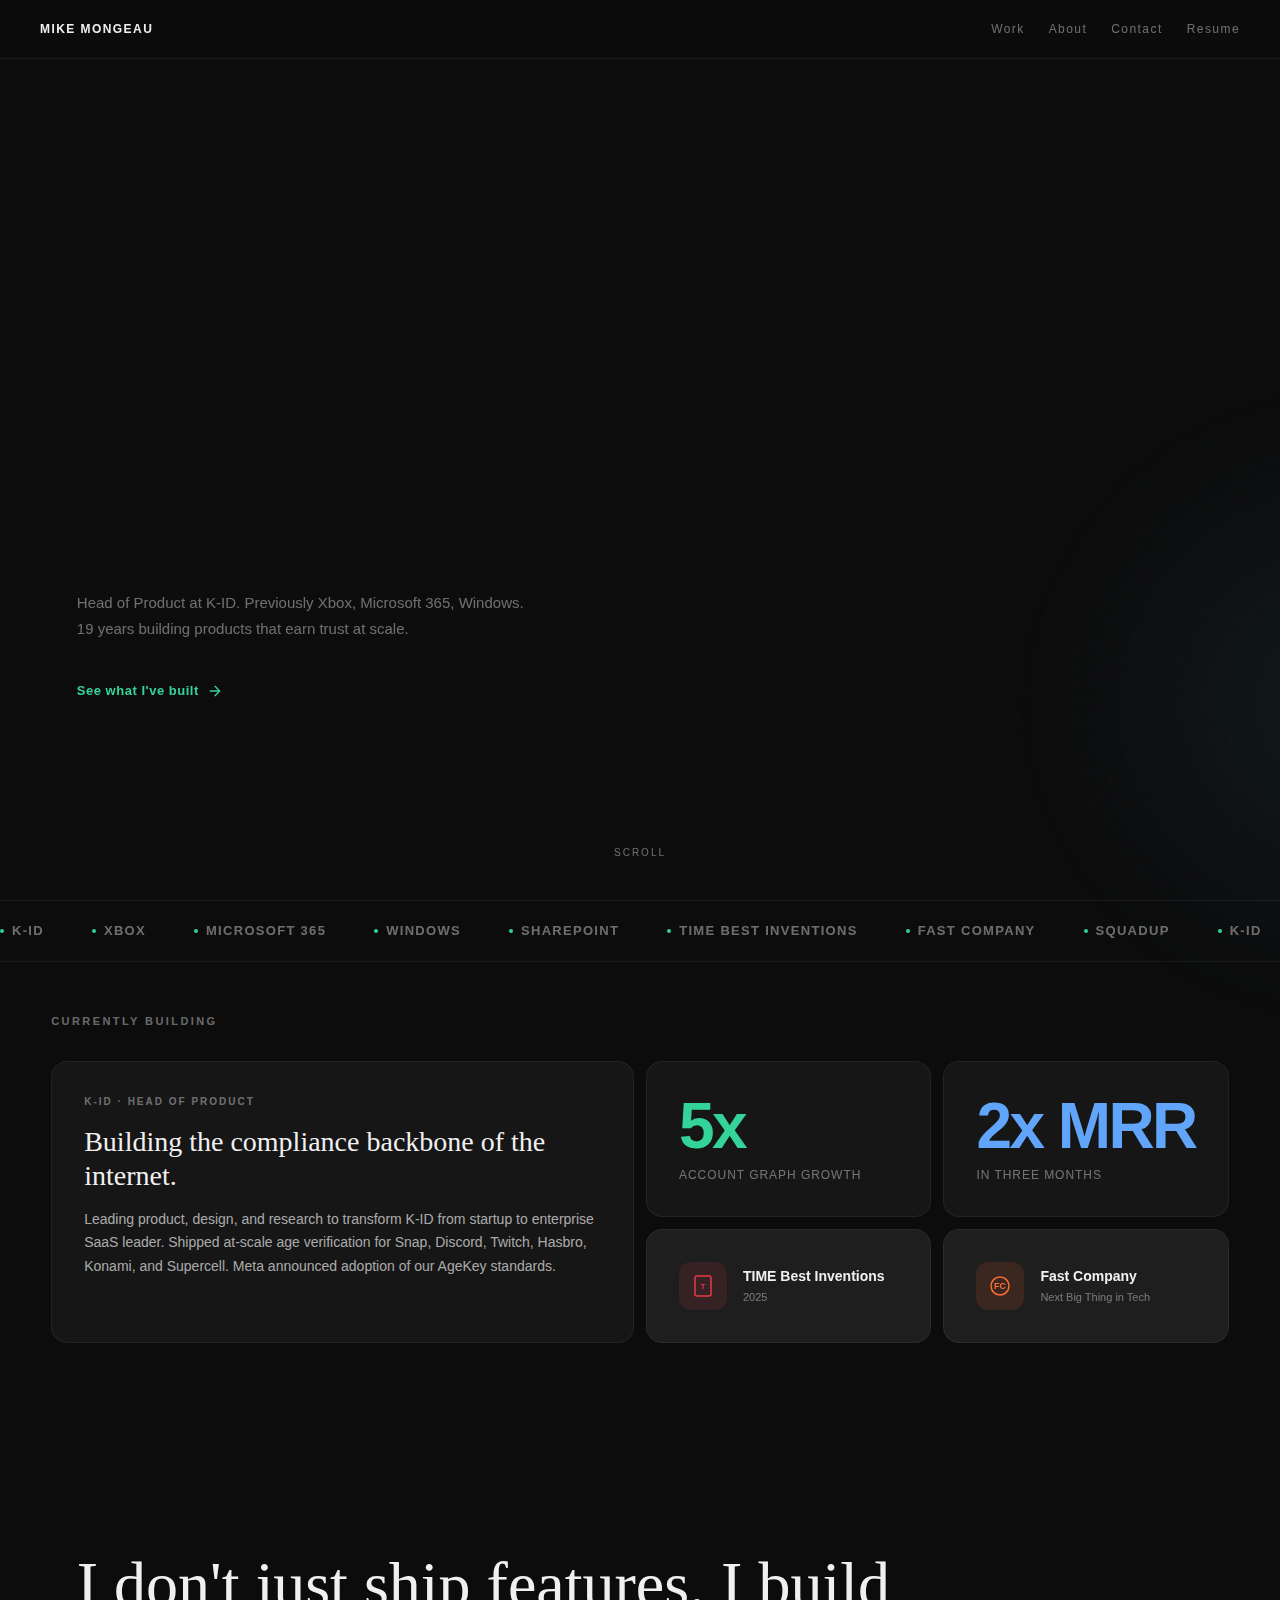
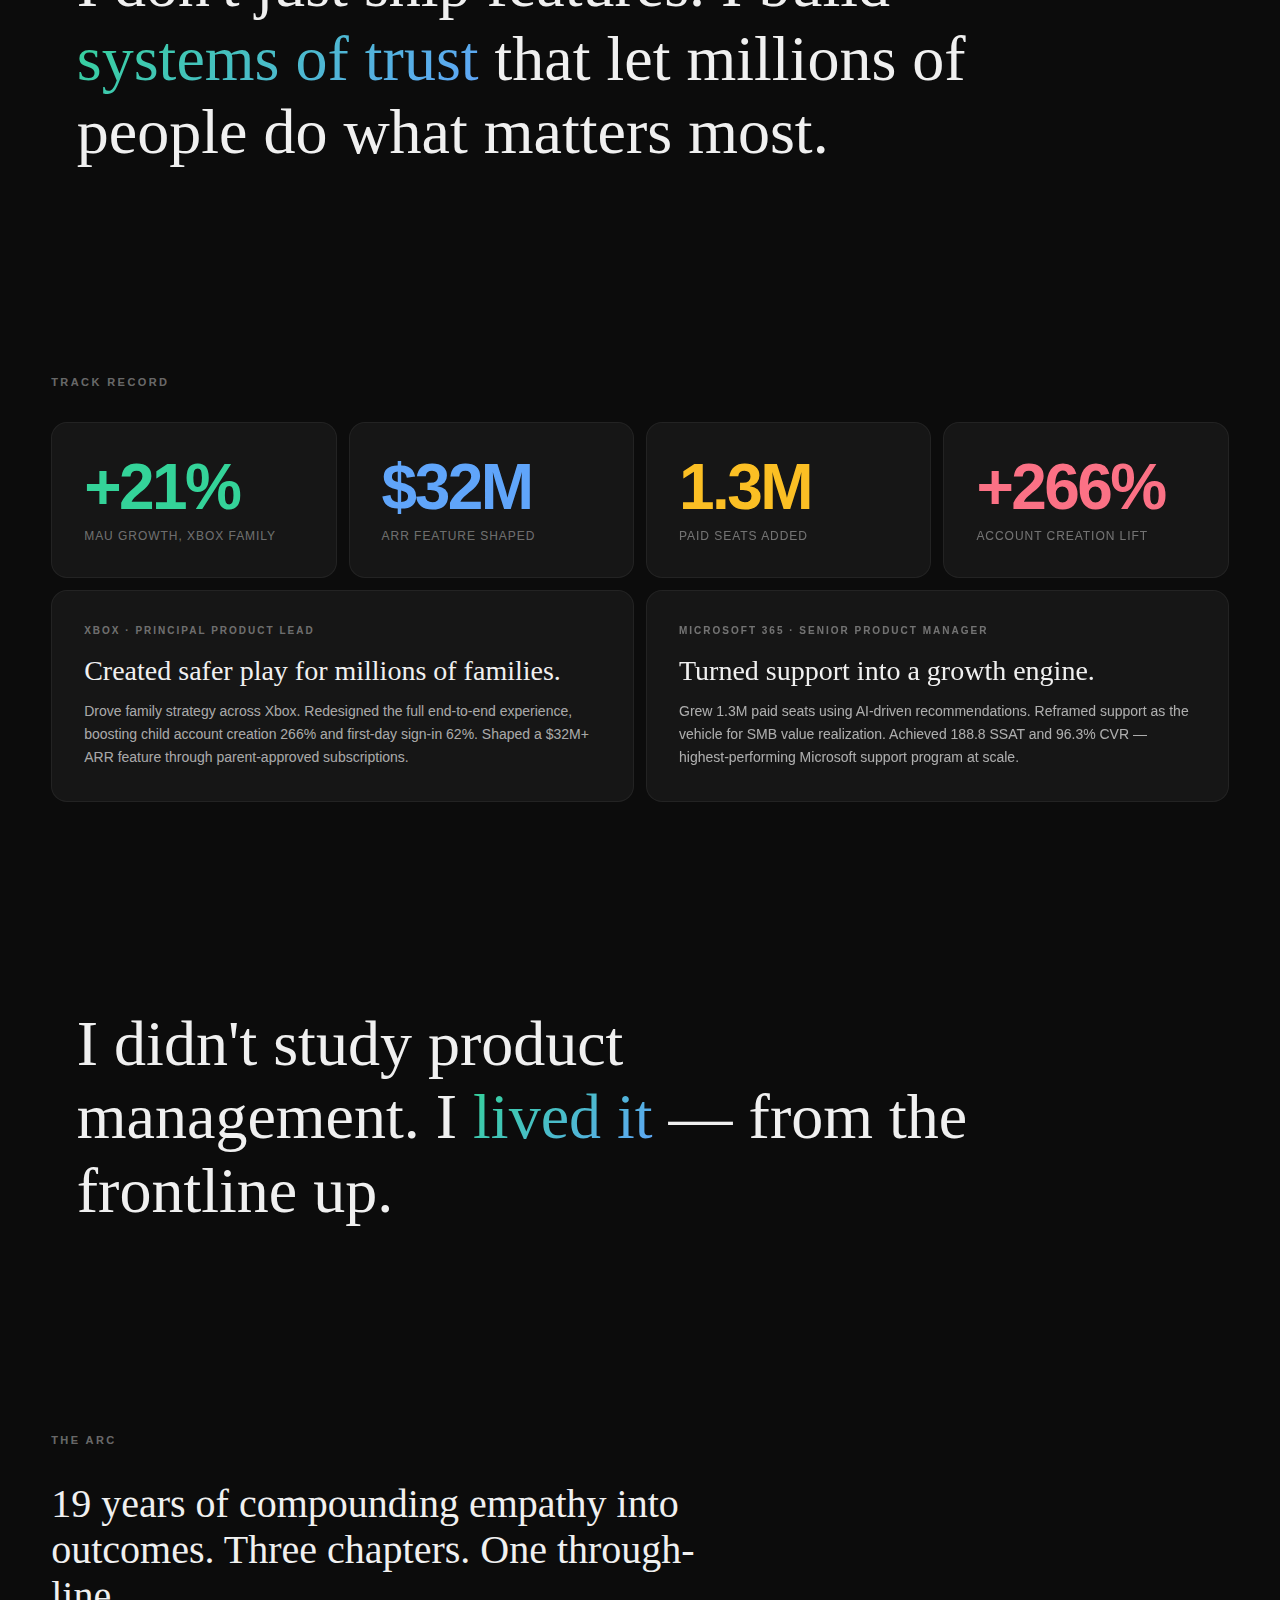
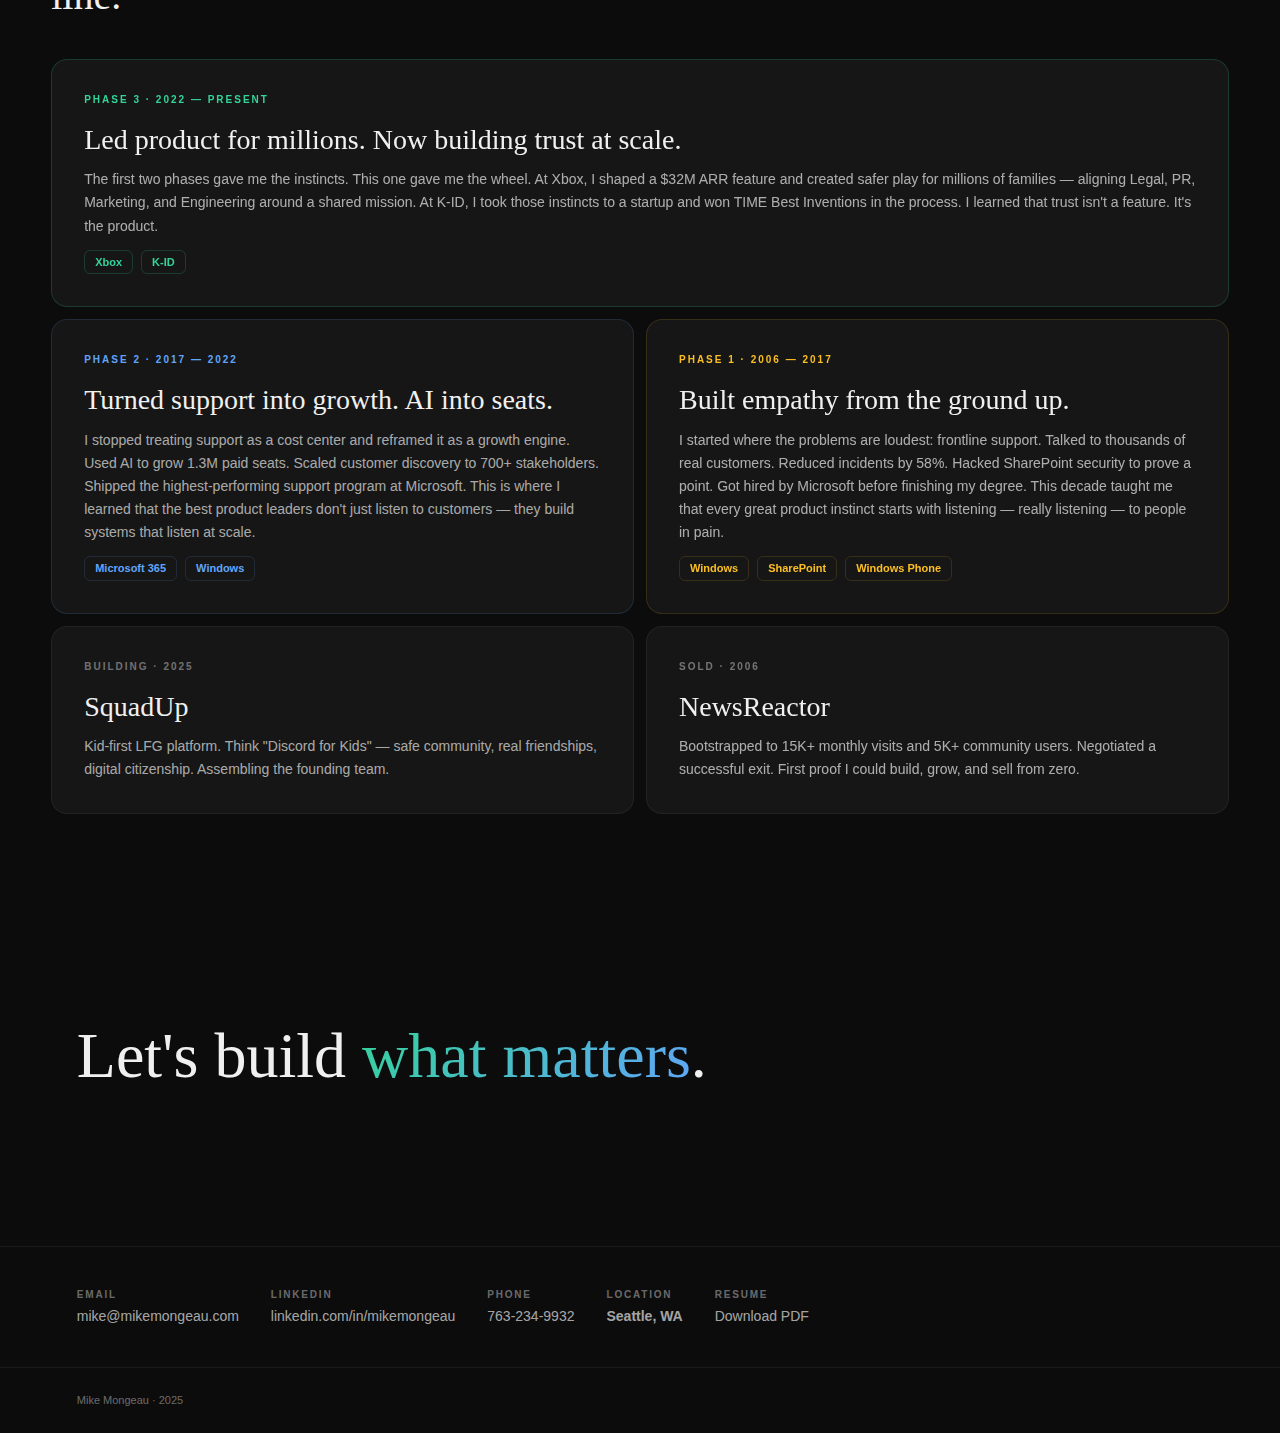
<file: cursormock/index6.html>
<!DOCTYPE html>
<!-- saved from url=(0080)file:///Users/mikemongeau/Development/MikeMongeau.com/resume/index2.html#process -->
<html lang="en"><head><meta http-equiv="Content-Type" content="text/html; charset=UTF-8">
  
  <meta name="viewport" content="width=device-width, initial-scale=1.0">
  <title>Mike Mongeau</title>
  <link rel="preconnect" href="https://fonts.googleapis.com/">
  <link rel="preconnect" href="https://fonts.gstatic.com/" crossorigin="">
  <link href="./indexPrettyGood2_files/css2" rel="stylesheet">
  <style>
    *, *::before, *::after { box-sizing: border-box; margin: 0; padding: 0; }

    :root {
      --bg: #0c0c0c;
      --surface: #161616;
      --surface-2: #1e1e1e;
      --border: rgba(255,255,255,0.06);
      --text: #f0f0f0;
      --text-dim: rgba(255,255,255,0.4);
      --text-mid: rgba(255,255,255,0.65);
      --green: #34d399;
      --blue: #60a5fa;
      --amber: #fbbf24;
      --rose: #fb7185;
      --serif: 'DM Serif Display', Georgia, serif;
      --sans: 'Inter', -apple-system, BlinkMacSystemFont, sans-serif;
    }

    html { scroll-behavior: smooth; }

    body {
      font-family: var(--sans);
      background: var(--bg);
      color: var(--text);
      line-height: 1.5;
      -webkit-font-smoothing: antialiased;
      overflow-x: hidden;
    }

    a { color: inherit; text-decoration: none; }

    /* ════════ NOISE TEXTURE ════════ */
    body::after {
      content: '';
      position: fixed; inset: 0;
      background-image: url("data:image/svg+xml,%3Csvg viewBox='0 0 256 256' xmlns='http://www.w3.org/2000/svg'%3E%3Cfilter id='n'%3E%3CfeTurbulence type='fractalNoise' baseFrequency='0.9' numOctaves='4' stitchTiles='stitch'/%3E%3C/filter%3E%3Crect width='100%25' height='100%25' filter='url(%23n)' opacity='0.03'/%3E%3C/svg%3E");
      pointer-events: none; z-index: 9999; opacity: 0.4;
    }

    /* ════════ GRADIENT ORB ════════ */
    .orb {
      position: fixed;
      width: 600px; height: 600px;
      border-radius: 50%;
      background: radial-gradient(circle, rgba(52,211,153,0.08), rgba(96,165,250,0.04), transparent 70%);
      pointer-events: none;
      z-index: 0;
      transform: translate(-50%, -50%);
      transition: left 0.8s cubic-bezier(0.16, 1, 0.3, 1), top 0.8s cubic-bezier(0.16, 1, 0.3, 1);
      filter: blur(40px);
    }

    /* ════════ NAV ════════ */
    .nav {
      position: fixed; top: 0; left: 0; right: 0; z-index: 100;
      padding: 20px 40px;
      display: flex; justify-content: space-between; align-items: center;
      font-size: 12px; font-weight: 500; letter-spacing: 0.12em;
      color: var(--text-dim);
      backdrop-filter: blur(16px); -webkit-backdrop-filter: blur(16px);
      background: rgba(12,12,12,0.6);
      border-bottom: 1px solid var(--border);
    }
    .nav-brand { color: var(--text); font-weight: 700; text-transform: uppercase; }
    .nav-links { display: flex; gap: 24px; }
    .nav-links a { transition: color 0.2s; }
    .nav-links a:hover { color: var(--text); }

    /* ════════ HERO ════════ */
    .hero {
      min-height: 100vh;
      display: flex; flex-direction: column;
      justify-content: center;
      padding: 0 clamp(24px, 6vw, 120px);
      position: relative;
    }

    .hero-statement {
      font-family: var(--serif);
      font-size: clamp(40px, 6.5vw, 96px);
      line-height: 1.08;
      max-width: 1000px;
      letter-spacing: -0.02em;
    }

    .hero-statement .word {
      display: inline-block;
      opacity: 0;
      transform: translateY(40px);
      animation: wordIn 0.6s cubic-bezier(0.16, 1, 0.3, 1) forwards;
    }

    @keyframes wordIn {
      to { opacity: 1; transform: translateY(0); }
    }

    .hero-sub {
      margin-top: 32px;
      font-size: 15px;
      color: var(--text-dim);
      max-width: 520px;
      line-height: 1.7;
    }

    .hero-cta {
      margin-top: 40px;
      display: inline-flex; align-items: center; gap: 8px;
      font-size: 13px; font-weight: 600;
      color: var(--green);
      letter-spacing: 0.04em;
    }
    .hero-cta svg { width: 16px; height: 16px; stroke: var(--green); fill: none; transition: transform 0.2s; }
    .hero-cta:hover svg { transform: translateX(4px); }

    .hero-scroll {
      position: absolute;
      bottom: 40px; left: 50%; transform: translateX(-50%);
      display: flex; flex-direction: column; align-items: center;
      gap: 6px; font-size: 10px; letter-spacing: 0.2em;
      color: var(--text-dim); text-transform: uppercase;
      animation: pulse 2s ease-in-out infinite;
    }
    @keyframes pulse { 0%,100%{opacity:0.3} 50%{opacity:0.8} }

    /* ════════ MARQUEE ════════ */
    .marquee-section {
      border-top: 1px solid var(--border);
      border-bottom: 1px solid var(--border);
      padding: 20px 0;
      overflow: hidden;
      position: relative;
    }
    .marquee-track {
      display: flex; gap: 48px;
      animation: scroll 20s linear infinite;
      width: max-content;
    }
    .marquee-item {
      font-size: 13px; font-weight: 600;
      letter-spacing: 0.1em; text-transform: uppercase;
      color: var(--text-dim);
      white-space: nowrap;
      display: flex; align-items: center; gap: 8px;
    }
    .marquee-dot { width: 4px; height: 4px; border-radius: 50%; background: var(--green); }
    @keyframes scroll { to { transform: translateX(-50%); } }

    /* ════════ BENTO GRID ════════ */
    .bento {
      padding: clamp(24px, 4vw, 80px) clamp(24px, 4vw, 80px);
      max-width: 1400px; margin: 0 auto;
    }

    .bento-label {
      font-size: 11px; font-weight: 700;
      letter-spacing: 0.22em; text-transform: uppercase;
      color: var(--text-dim); margin-bottom: 32px;
    }

    .grid {
      display: grid;
      grid-template-columns: repeat(4, 1fr);
      gap: 12px;
    }

    .card {
      background: var(--surface);
      border: 1px solid var(--border);
      border-radius: 16px;
      padding: 32px;
      position: relative;
      overflow: hidden;
      transition: transform 0.3s cubic-bezier(0.16, 1, 0.3, 1), border-color 0.3s;
    }
    .card:hover {
      transform: translateY(-4px);
      border-color: rgba(255,255,255,0.12);
    }

    .card-span-2 { grid-column: span 2; }
    .card-span-3 { grid-column: span 3; }
    .card-span-4 { grid-column: span 4; }
    .card-tall { grid-row: span 2; }

    .card-label {
      font-size: 10px; font-weight: 700;
      letter-spacing: 0.2em; text-transform: uppercase;
      color: var(--text-dim); margin-bottom: 16px;
    }

    .card h3 {
      font-family: var(--serif);
      font-size: 28px; font-weight: 400;
      line-height: 1.2; margin-bottom: 12px;
    }

    .card p {
      font-size: 14px; color: var(--text-mid);
      line-height: 1.65;
    }

    /* ── Stat card ── */
    .stat-number {
      font-size: clamp(48px, 5vw, 72px);
      font-weight: 900; letter-spacing: -0.04em;
      line-height: 1;
      font-family: var(--sans);
    }
    .stat-label {
      margin-top: 8px;
      font-size: 12px; color: var(--text-dim);
      letter-spacing: 0.08em; text-transform: uppercase;
    }

    .green { color: var(--green); }
    .blue { color: var(--blue); }
    .amber { color: var(--amber); }
    .rose { color: var(--rose); }

    /* ── Award card ── */
    .award-card {
      background: var(--surface-2);
      display: flex; align-items: center; gap: 16px;
    }
    .award-icon {
      width: 48px; height: 48px; border-radius: 12px;
      display: flex; align-items: center; justify-content: center;
      flex-shrink: 0;
    }
    .award-icon.time-bg { background: rgba(230,57,70,0.12); }
    .award-icon.fc-bg { background: rgba(255,107,53,0.12); }
    .award-icon svg { width: 24px; height: 24px; }
    .award-name { font-size: 14px; font-weight: 600; }
    .award-sub { font-size: 11px; color: var(--text-dim); margin-top: 2px; }

    /* ── Quote card ── */
    .quote-card {
      background: linear-gradient(135deg, rgba(52,211,153,0.06), rgba(96,165,250,0.04));
      border-color: rgba(52,211,153,0.12);
    }
    .quote-card blockquote {
      font-family: var(--serif);
      font-size: 22px; line-height: 1.4;
      color: var(--text);
    }
    .quote-card cite {
      display: block; margin-top: 16px;
      font-style: normal; font-family: var(--sans);
      font-size: 12px; color: var(--text-dim);
      letter-spacing: 0.06em;
    }

    /* ── Fullwidth statement ── */
    .statement {
      padding: clamp(80px, 12vw, 200px) clamp(24px, 6vw, 120px);
      position: relative;
    }
    .statement-text {
      font-family: var(--serif);
      font-size: clamp(32px, 5vw, 72px);
      line-height: 1.15;
      max-width: 900px;
    }
    .statement-text em {
      font-style: normal;
      background: linear-gradient(135deg, var(--green), var(--blue));
      -webkit-background-clip: text; -webkit-text-fill-color: transparent;
      background-clip: text;
    }

    /* ── Timeline card ── */
    .tl-item { margin-bottom: 28px; }
    .tl-item:last-child { margin-bottom: 0; }
    .tl-year {
      font-size: 11px; font-weight: 700; letter-spacing: 0.12em;
      color: var(--green); margin-bottom: 4px;
    }
    .tl-role { font-size: 15px; font-weight: 600; margin-bottom: 2px; }
    .tl-company { font-size: 13px; color: var(--text-dim); }

    /* ── Process card ── */
    .process-row {
      display: flex; flex-direction: column; gap: 20px;
    }
    .process-item {
      display: flex; align-items: flex-start; gap: 14px;
    }
    .process-num {
      width: 28px; height: 28px; border-radius: 8px;
      background: rgba(52,211,153,0.1);
      display: flex; align-items: center; justify-content: center;
      font-size: 12px; font-weight: 700; color: var(--green);
      flex-shrink: 0;
    }
    .process-item h4 { font-size: 14px; font-weight: 600; }
    .process-item p { font-size: 12px; color: var(--text-dim); margin-top: 2px; }

    /* ── Contact strip ── */
    .contact-strip {
      display: flex; gap: 32px; flex-wrap: wrap;
      padding: 40px clamp(24px, 6vw, 120px);
      border-top: 1px solid var(--border);
    }
    .contact-item { display: flex; flex-direction: column; gap: 4px; }
    .contact-item span {
      font-size: 10px; font-weight: 700; letter-spacing: 0.18em;
      text-transform: uppercase; color: var(--text-dim);
    }
    .contact-item a, .contact-item strong {
      font-size: 14px; color: var(--text-mid);
      transition: color 0.2s;
    }
    .contact-item a:hover { color: var(--green); }

    /* ── Footer ── */
    .footer {
      padding: 24px clamp(24px, 6vw, 120px);
      font-size: 11px; color: var(--text-dim);
      border-top: 1px solid var(--border);
    }

    /* ════════ REVEAL ════════ */
    .reveal {
      opacity: 0; transform: translateY(24px);
      transition: opacity 0.7s cubic-bezier(0.16,1,0.3,1), transform 0.7s cubic-bezier(0.16,1,0.3,1);
    }
    .reveal.vis { opacity: 1; transform: none; }

    /* ════════ RESPONSIVE ════════ */
    @media (max-width: 900px) {
      .grid { grid-template-columns: repeat(2, 1fr); }
      .card-span-2, .card-span-3, .card-span-4 { grid-column: span 2; }
      .nav-links { display: none; }
    }
    @media (max-width: 600px) {
      .grid { grid-template-columns: 1fr; }
      .card-span-2, .card-span-3, .card-span-4 { grid-column: span 1; }
    }
  </style>
</head>
<body>

<div class="orb" id="orb" style="left: 1334px; top: 704px;"></div>

<!-- NAV -->
<nav class="nav">
  <div class="nav-brand">Mike Mongeau</div>
  <div class="nav-links">
    <a href="file:///Users/mikemongeau/Development/MikeMongeau.com/resume/index2.html#work">Work</a>
    <a href="file:///Users/mikemongeau/Development/MikeMongeau.com/resume/index2.html#about">About</a>
    <a href="mailto:mike@mikemongeau.com">Contact</a>
    <a href="file:///Users/mikemongeau/Development/MikeMongeau.com/resume/Resume.pdf">Resume</a>
  </div>
</nav>

<main>

  <!-- HERO -->
  <section class="hero" id="top">
    <h1 class="hero-statement" id="hero-text"><span class="word" style="animation-delay: 0.15s;">I&nbsp;</span><span class="word" style="animation-delay: 0.23s;">build&nbsp;</span><span class="word" style="animation-delay: 0.31s;">products&nbsp;</span><span class="word" style="animation-delay: 0.39s;">that&nbsp;</span><span class="word" style="animation-delay: 0.47s;">40&nbsp;</span><span class="word" style="animation-delay: 0.55s;">million&nbsp;</span><span class="word" style="animation-delay: 0.63s;">people&nbsp;</span><span class="word" style="animation-delay: 0.71s;">trust.&nbsp;</span></h1>
    <p class="hero-sub">
      Head of Product at K-ID. Previously Xbox, Microsoft 365, Windows.<br>
      19 years building products that earn trust at scale.
    </p>
    <a href="file:///Users/mikemongeau/Development/MikeMongeau.com/resume/index2.html#work" class="hero-cta">
      See what I've built
      <svg viewBox="0 0 24 24" stroke-width="2" stroke-linecap="round"><path d="M5 12h14M12 5l7 7-7 7"></path></svg>
    </a>
    <div class="hero-scroll">Scroll</div>
  </section>

  <!-- MARQUEE -->
  <div class="marquee-section">
    <div class="marquee-track" id="marquee">
      <span class="marquee-item"><span class="marquee-dot"></span>K-ID</span>
      <span class="marquee-item"><span class="marquee-dot"></span>Xbox</span>
      <span class="marquee-item"><span class="marquee-dot"></span>Microsoft 365</span>
      <span class="marquee-item"><span class="marquee-dot"></span>Windows</span>
      <span class="marquee-item"><span class="marquee-dot"></span>SharePoint</span>
      <span class="marquee-item"><span class="marquee-dot"></span>TIME Best Inventions</span>
      <span class="marquee-item"><span class="marquee-dot"></span>Fast Company</span>
      <span class="marquee-item"><span class="marquee-dot"></span>SquadUp</span>
      <span class="marquee-item"><span class="marquee-dot"></span>K-ID</span>
      <span class="marquee-item"><span class="marquee-dot"></span>Xbox</span>
      <span class="marquee-item"><span class="marquee-dot"></span>Microsoft 365</span>
      <span class="marquee-item"><span class="marquee-dot"></span>Windows</span>
      <span class="marquee-item"><span class="marquee-dot"></span>SharePoint</span>
      <span class="marquee-item"><span class="marquee-dot"></span>TIME Best Inventions</span>
      <span class="marquee-item"><span class="marquee-dot"></span>Fast Company</span>
      <span class="marquee-item"><span class="marquee-dot"></span>SquadUp</span>
    </div>
  </div>

  <!-- BENTO: NOW -->
  <section class="bento" id="work">
    <div class="bento-label reveal vis">Currently Building</div>
    <div class="grid">
      <div class="card card-span-2 card-tall reveal vis">
        <div class="card-label">K-ID · Head of Product</div>
        <h3>Building the compliance backbone of the internet.</h3>
        <p style="margin-top:16px">
          Leading product, design, and research to transform K-ID from startup to enterprise SaaS leader.
          Shipped at-scale age verification for Snap, Discord, Twitch, Hasbro, Konami, and Supercell.
          Meta announced adoption of our AgeKey standards.
        </p>
      </div>
      <div class="card reveal vis">
        <div class="stat-number green" data-count="5" data-suffix="x" data-counted="1">5x</div>
        <div class="stat-label">Account graph growth</div>
      </div>
      <div class="card reveal vis">
        <div class="stat-number blue" data-count="2" data-suffix="x MRR" data-counted="1">2x MRR</div>
        <div class="stat-label">In three months</div>
      </div>
      <div class="card award-card reveal vis">
        <div class="award-icon time-bg">
          <svg viewBox="0 0 24 24"><rect x="4" y="2" width="16" height="20" rx="2" fill="none" stroke="#e63946" stroke-width="1.5"></rect><text x="12" y="15" text-anchor="middle" fill="#e63946" font-size="8" font-weight="bold" font-family="sans-serif">T</text></svg>
        </div>
        <div>
          <div class="award-name">TIME Best Inventions</div>
          <div class="award-sub">2025</div>
        </div>
      </div>
      <div class="card award-card reveal vis">
        <div class="award-icon fc-bg">
          <svg viewBox="0 0 24 24"><circle cx="12" cy="12" r="9" fill="none" stroke="#ff6b35" stroke-width="1.5"></circle><text x="12" y="15" text-anchor="middle" fill="#ff6b35" font-size="9" font-weight="bold" font-family="sans-serif">FC</text></svg>
        </div>
        <div>
          <div class="award-name">Fast Company</div>
          <div class="award-sub">Next Big Thing in Tech</div>
        </div>
      </div>
    </div>
  </section>

  <!-- STATEMENT -->
  <div class="statement reveal vis">
    <div class="statement-text">
      I don't just ship features. I build <em>systems of trust</em> that let millions of people do what matters most.
    </div>
  </div>

  <!-- BENTO: TRACK RECORD -->
  <section class="bento">
    <div class="bento-label reveal vis">Track Record</div>
    <div class="grid">
      <div class="card reveal vis">
        <div class="stat-number green" data-count="21" data-prefix="+" data-suffix="%" data-counted="1">+21%</div>
        <div class="stat-label">MAU growth, Xbox Family</div>
      </div>
      <div class="card reveal vis">
        <div class="stat-number blue" data-count="32" data-prefix="$" data-suffix="M" data-counted="1">$32M</div>
        <div class="stat-label">ARR feature shaped</div>
      </div>
      <div class="card reveal vis">
        <div class="stat-number amber" data-count="1.3" data-suffix="M" data-decimal="1" data-counted="1">1.3M</div>
        <div class="stat-label">Paid seats added</div>
      </div>
      <div class="card reveal vis">
        <div class="stat-number rose" data-count="266" data-prefix="+" data-suffix="%" data-counted="1">+266%</div>
        <div class="stat-label">Account creation lift</div>
      </div>

      <div class="card card-span-2 reveal vis">
        <div class="card-label">Xbox · Principal Product Lead</div>
        <h3>Created safer play for millions of families.</h3>
        <p style="margin-top:12px">
          Drove family strategy across Xbox. Redesigned the full end-to-end experience,
          boosting child account creation 266% and first-day sign-in 62%.
          Shaped a $32M+ ARR feature through parent-approved subscriptions.
        </p>
      </div>
      <div class="card card-span-2 reveal vis">
        <div class="card-label">Microsoft 365 · Senior Product Manager</div>
        <h3>Turned support into a growth engine.</h3>
        <p style="margin-top:12px">
          Grew 1.3M paid seats using AI-driven recommendations. Reframed support as
          the vehicle for SMB value realization. Achieved 188.8 SSAT and 96.3% CVR —
          highest-performing Microsoft support program at scale.
        </p>
      </div>
    </div>
  </section>

  <!-- STATEMENT 2 -->
  <div class="statement reveal vis">
    <div class="statement-text">
      I didn't study product management. I <em>lived it</em> — from the frontline up.
    </div>
  </div>

  <!-- THE ARC — narrative storytelling -->
  <section class="bento" id="about">
    <div class="bento-label reveal vis">The Arc</div>
    <div class="statement-text reveal vis" style="font-size:clamp(24px,3.5vw,40px);margin-bottom:40px;max-width:700px;">
      19 years of compounding empathy into outcomes. Three chapters. One through-line.
    </div>
    <div class="grid">
      <!-- Phase 3: NOW -->
      <div class="card card-span-4 reveal vis" style="border-color:rgba(52,211,153,0.2);">
        <div class="card-label" style="color:var(--green);">Phase 3 · 2022 — Present</div>
        <h3>Led product for millions. Now building trust at scale.</h3>
        <p style="margin-top:12px">
          The first two phases gave me the instincts. This one gave me the wheel. At Xbox, I shaped
          a $32M ARR feature and created safer play for millions of families — aligning Legal, PR,
          Marketing, and Engineering around a shared mission. At K-ID, I took those instincts to
          a startup and won TIME Best Inventions in the process. I learned that trust isn't a feature.
          It's the product.
        </p>
        <div style="margin-top:12px;display:flex;gap:8px;">
          <span style="padding:3px 10px;font-size:11px;font-weight:600;color:var(--green);border:1px solid rgba(52,211,153,0.2);border-radius:6px;">Xbox</span>
          <span style="padding:3px 10px;font-size:11px;font-weight:600;color:var(--green);border:1px solid rgba(52,211,153,0.2);border-radius:6px;">K-ID</span>
        </div>
      </div>

      <!-- Phase 2 -->
      <div class="card card-span-2 reveal vis" style="border-color:rgba(96,165,250,0.15);">
        <div class="card-label" style="color:var(--blue);">Phase 2 · 2017 — 2022</div>
        <h3>Turned support into growth. AI into seats.</h3>
        <p style="margin-top:10px">
          I stopped treating support as a cost center and reframed it as a growth engine.
          Used AI to grow 1.3M paid seats. Scaled customer discovery to 700+ stakeholders.
          Shipped the highest-performing support program at Microsoft. This is where I learned
          that the best product leaders don't just listen to customers — they build systems
          that listen at scale.
        </p>
        <div style="margin-top:12px;display:flex;gap:8px;">
          <span style="padding:3px 10px;font-size:11px;font-weight:600;color:var(--blue);border:1px solid rgba(96,165,250,0.15);border-radius:6px;">Microsoft 365</span>
          <span style="padding:3px 10px;font-size:11px;font-weight:600;color:var(--blue);border:1px solid rgba(96,165,250,0.15);border-radius:6px;">Windows</span>
        </div>
      </div>

      <!-- Phase 1 -->
      <div class="card card-span-2 reveal vis" style="border-color:rgba(251,191,36,0.15);">
        <div class="card-label" style="color:var(--amber);">Phase 1 · 2006 — 2017</div>
        <h3>Built empathy from the ground up.</h3>
        <p style="margin-top:10px">
          I started where the problems are loudest: frontline support. Talked to thousands of
          real customers. Reduced incidents by 58%. Hacked SharePoint security to prove a point.
          Got hired by Microsoft before finishing my degree. This decade taught me that every
          great product instinct starts with listening — really listening — to people in pain.
        </p>
        <div style="margin-top:12px;display:flex;gap:8px;">
          <span style="padding:3px 10px;font-size:11px;font-weight:600;color:var(--amber);border:1px solid rgba(251,191,36,0.15);border-radius:6px;">Windows</span>
          <span style="padding:3px 10px;font-size:11px;font-weight:600;color:var(--amber);border:1px solid rgba(251,191,36,0.15);border-radius:6px;">SharePoint</span>
          <span style="padding:3px 10px;font-size:11px;font-weight:600;color:var(--amber);border:1px solid rgba(251,191,36,0.15);border-radius:6px;">Windows Phone</span>
        </div>
      </div>

      <!-- Side projects -->
      <div class="card card-span-2 reveal vis">
        <div class="card-label">Building · 2025</div>
        <h3>SquadUp</h3>
        <p style="margin-top:8px">
          Kid-first LFG platform. Think "Discord for Kids" — safe community, real friendships,
          digital citizenship. Assembling the founding team.
        </p>
      </div>
      <div class="card card-span-2 reveal vis">
        <div class="card-label">Sold · 2006</div>
        <h3>NewsReactor</h3>
        <p style="margin-top:8px">
          Bootstrapped to 15K+ monthly visits and 5K+ community users. Negotiated a successful exit.
          First proof I could build, grow, and sell from zero.
        </p>
      </div>
    </div>
  </section>

  <!-- STATEMENT 3 -->
  <div class="statement reveal vis">
    <div class="statement-text">
      Let's build <em>what matters</em>.
    </div>
  </div>

  <!-- CONTACT -->
  <div class="contact-strip">
    <div class="contact-item">
      <span>Email</span>
      <a href="mailto:mike@mikemongeau.com">mike@mikemongeau.com</a>
    </div>
    <div class="contact-item">
      <span>LinkedIn</span>
      <a href="https://linkedin.com/in/mikemongeau">linkedin.com/in/mikemongeau</a>
    </div>
    <div class="contact-item">
      <span>Phone</span>
      <a href="tel:7632349932">763-234-9932</a>
    </div>
    <div class="contact-item">
      <span>Location</span>
      <strong>Seattle, WA</strong>
    </div>
    <div class="contact-item">
      <span>Resume</span>
      <a href="file:///Users/mikemongeau/Development/MikeMongeau.com/resume/Resume.pdf">Download PDF</a>
    </div>
  </div>
</main>

<footer class="footer">Mike Mongeau · 2025</footer>

<script>
// ── Hero text word-by-word animation ──
(function() {
  const text = "I build products that 40 million people trust.";
  const el = document.getElementById('hero-text');
  text.split(' ').forEach((word, i) => {
    const span = document.createElement('span');
    span.classList.add('word');
    span.style.animationDelay = (0.15 + i * 0.08) + 's';
    span.textContent = word + '\u00A0';
    el.appendChild(span);
  });
})();

// ── Mouse-following orb ──
const orb = document.getElementById('orb');
document.addEventListener('mousemove', e => {
  orb.style.left = e.clientX + 'px';
  orb.style.top = e.clientY + 'px';
});

// ── Scroll reveals ──
const obs = new IntersectionObserver(entries => {
  entries.forEach(e => { if (e.isIntersecting) e.target.classList.add('vis'); });
}, { threshold: 0.1 });
document.querySelectorAll('.reveal').forEach(el => obs.observe(el));

// ── Counter animation ──
const counterObs = new IntersectionObserver(entries => {
  entries.forEach(entry => {
    if (!entry.isIntersecting) return;
    const el = entry.target;
    if (el.dataset.counted) return;
    el.dataset.counted = '1';
    const target = parseFloat(el.dataset.count);
    const prefix = el.dataset.prefix || '';
    const suffix = el.dataset.suffix || '';
    const decimal = parseInt(el.dataset.decimal) || 0;
    const duration = 1200;
    const start = performance.now();
    function tick(now) {
      const t = Math.min((now - start) / duration, 1);
      const ease = 1 - Math.pow(1 - t, 3);
      const val = (target * ease).toFixed(decimal);
      el.textContent = prefix + val + suffix;
      if (t < 1) requestAnimationFrame(tick);
    }
    requestAnimationFrame(tick);
  });
}, { threshold: 0.3 });
document.querySelectorAll('.stat-number[data-count]').forEach(el => counterObs.observe(el));
</script>


</body></html>
</file>
